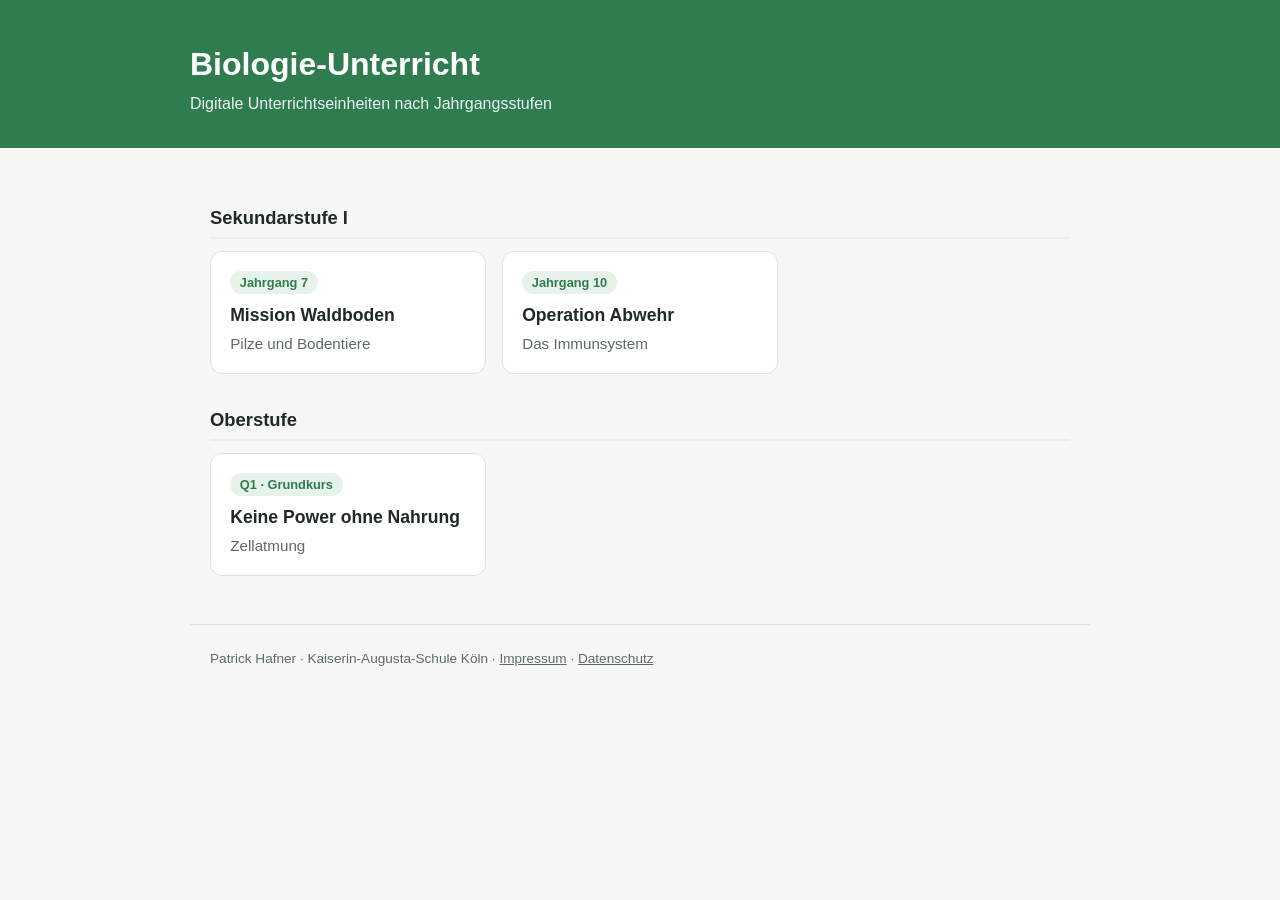
<file: index.html>
<!DOCTYPE html>
<html lang="de">
<head>
  <meta charset="utf-8">
  <meta name="viewport" content="width=device-width, initial-scale=1">
  <title>Biologie-Unterricht | Digitale Unterrichtseinheiten</title>
  <link rel="stylesheet" href="style.css">
</head>
<body>
  <header>
    <div class="inhalt">
      <h1>Biologie-Unterricht</h1>
      <p>Digitale Unterrichtseinheiten nach Jahrgangsstufen</p>
    </div>
  </header>

  <main>
    <h2>Sekundarstufe I</h2>
    <div class="raster">
      <a class="karte" href="https://patrickha123.github.io/waldboden_bio_7/">
        <span class="stufe">Jahrgang 7</span>
        <h3>Mission Waldboden</h3>
        <p>Pilze und Bodentiere</p>
      </a>
      <a class="karte" href="einheiten/immunsystem/index.html">
        <span class="stufe">Jahrgang 10</span>
        <h3>Operation Abwehr</h3>
        <p>Das Immunsystem</p>
      </a>
    </div>

    <h2>Oberstufe</h2>
    <div class="raster">
      <a class="karte" href="https://patrickha123.github.io/zellatmung/zellatmung.html">
        <span class="stufe">Q1 · Grundkurs</span>
        <h3>Keine Power ohne Nahrung</h3>
        <p>Zellatmung</p>
      </a>
    </div>
  </main>

  <footer>
    Patrick Hafner · Kaiserin-Augusta-Schule Köln · <a href="impressum.html">Impressum</a> · <a href="datenschutz.html">Datenschutz</a>
  </footer>
</body>
</html>
</file>
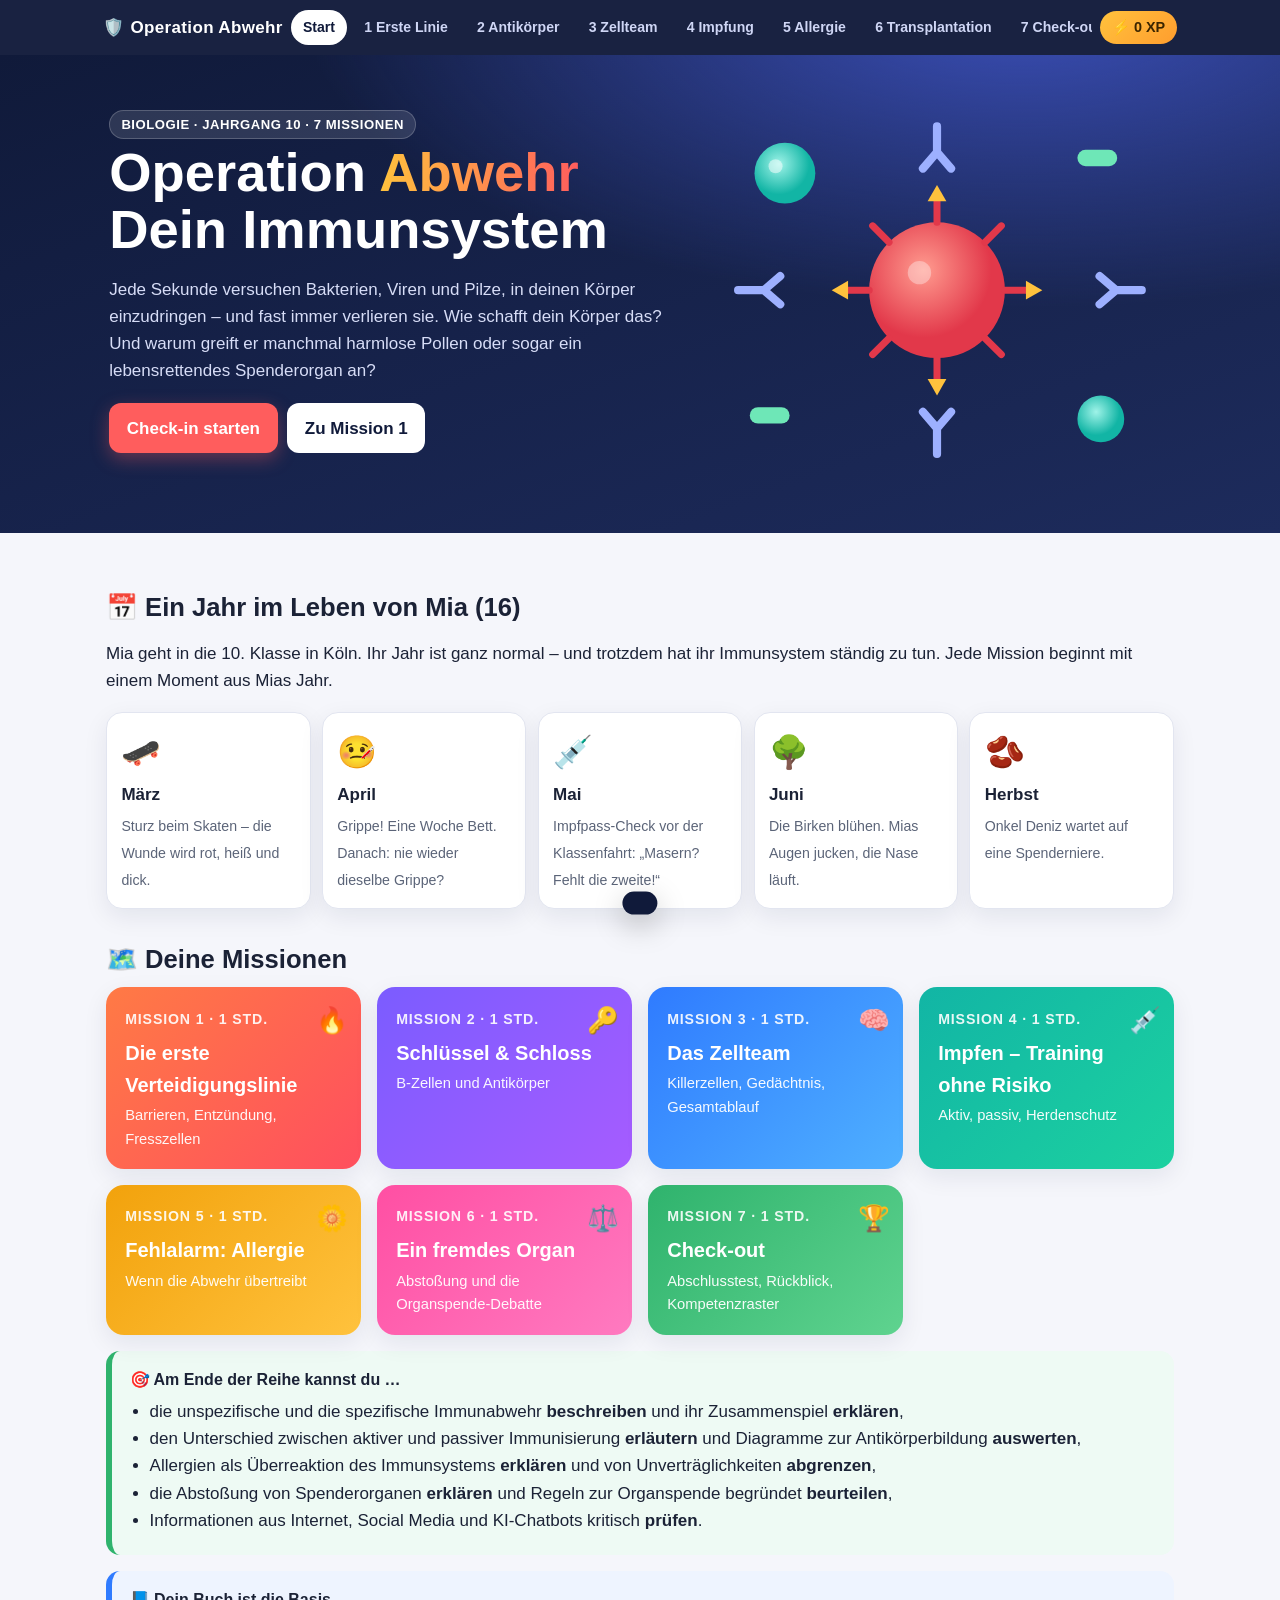
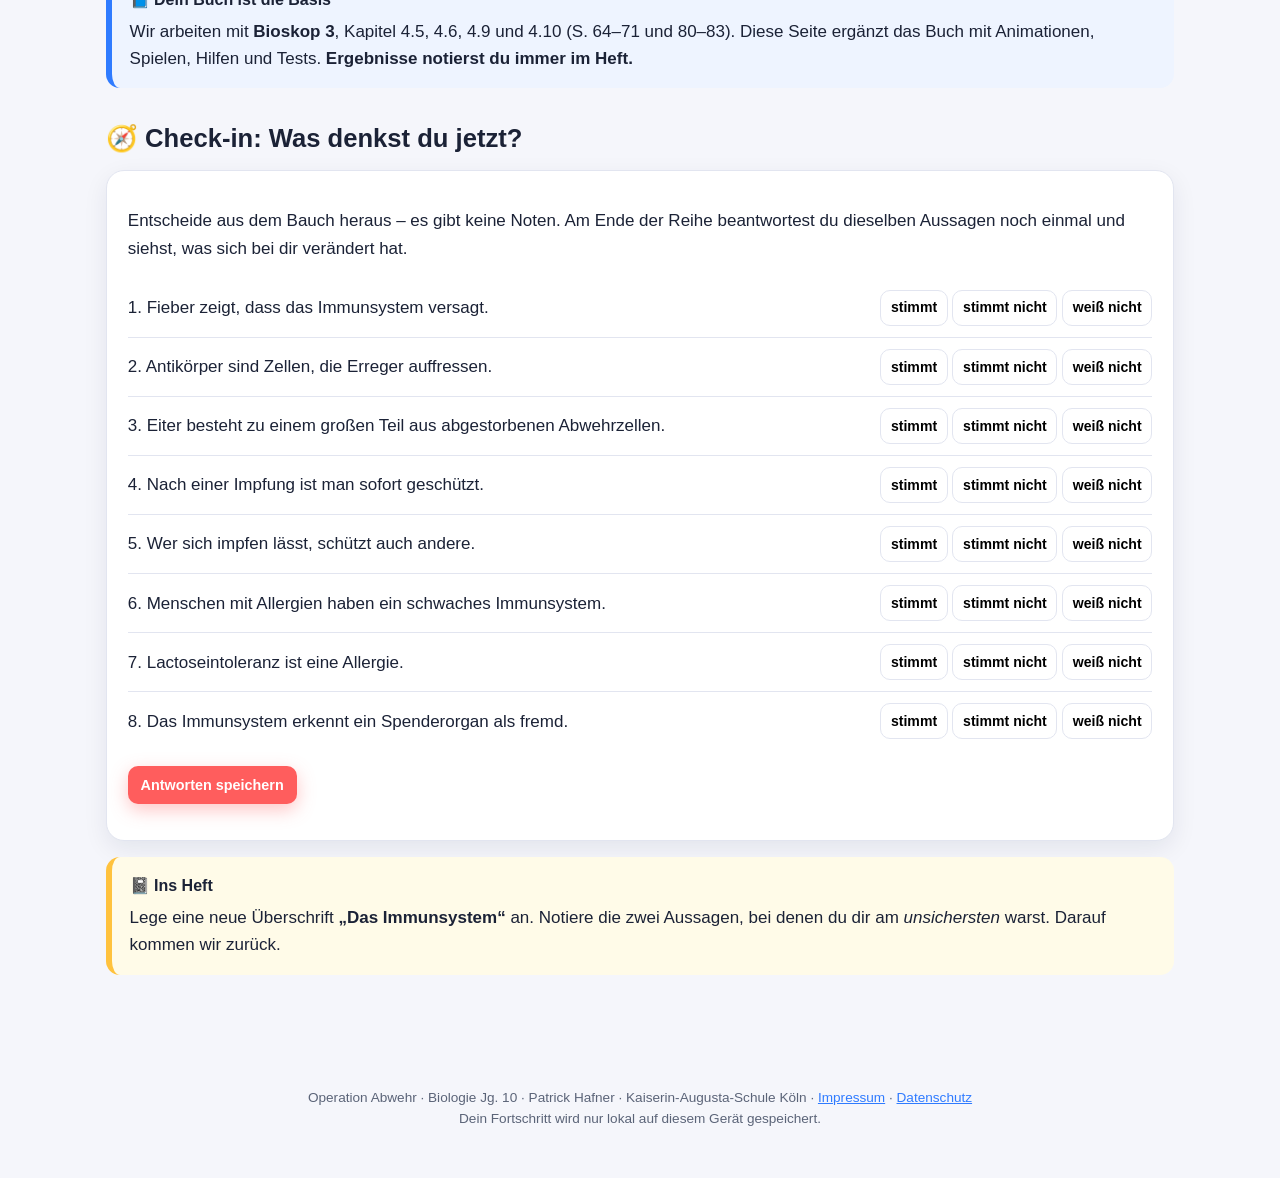
<file: einheiten/immunsystem/index.html>
<!DOCTYPE html>
<html lang="de">
<head>
<meta charset="utf-8">
<meta name="viewport" content="width=device-width, initial-scale=1">
<title>Operation Abwehr · Das Immunsystem · Biologie Jg. 10</title>
<meta name="description" content="Digitale Unterrichtsreihe zum Immunsystem für Jahrgang 10 (KAS Köln)">
<style>
:root{
  --navy:#101a3a; --navy2:#1d2b5c; --ink:#1b2236; --grau:#5b6478; --bg:#f5f6fb; --karte:#fff; --rand:#e2e5f0;
  --koralle:#ff5d5d; --tuerkis:#12b5a5; --gelb:#ffc23d; --violett:#7b5cff; --blau:#2f7bff; --gruen:#2fb36d; --pink:#ff4fa3;
  --m1:#ff7a45; --m2:#7b5cff; --m3:#2f7bff; --m4:#12b5a5; --m5:#f2a20c; --m6:#ff4fa3; --m7:#2fb36d;
  --radius:18px; --schatten:0 8px 24px rgba(16,26,58,.08);
}
*{box-sizing:border-box}
html{scroll-behavior:smooth}
body{margin:0;font-family:-apple-system,BlinkMacSystemFont,"Segoe UI",Roboto,Helvetica,Arial,sans-serif;color:var(--ink);background:var(--bg);line-height:1.6;font-size:17px}
a{color:var(--blau)}
img,svg{max-width:100%}
button{font:inherit;cursor:pointer}
:focus-visible{outline:3px solid var(--gelb);outline-offset:2px}
.sr{position:absolute;width:1px;height:1px;overflow:hidden;clip:rect(0 0 0 0)}

/* Kopfleiste */
.leiste{position:sticky;top:0;z-index:50;background:rgba(16,26,58,.96);backdrop-filter:blur(8px);color:#fff}
.leiste .innen{max-width:1100px;margin:0 auto;display:flex;align-items:center;gap:.5rem;padding:.45rem .8rem}
.logo{font-weight:800;letter-spacing:.02em;white-space:nowrap;color:#fff;text-decoration:none;display:flex;align-items:center;gap:.4rem}
.tabs{display:flex;gap:.3rem;overflow-x:auto;flex:1;scrollbar-width:none;padding:.15rem 0}
.tabs::-webkit-scrollbar{display:none}
.tabs a{flex:none;color:#cfd6f5;text-decoration:none;padding:.35rem .7rem;border-radius:999px;font-size:.88rem;font-weight:600;border:1px solid transparent}
.tabs a.aktiv{background:#fff;color:var(--navy)}
.tabs a.fertig::after{content:" ✓";color:var(--gruen)}
.xp{flex:none;background:linear-gradient(135deg,var(--gelb),#ff9d2e);color:#3a2500;font-weight:800;border-radius:999px;padding:.3rem .75rem;font-size:.9rem;border:0}

/* Hero */
.hero{background:radial-gradient(1200px 500px at 80% -10%,#3b4fb8 0%,transparent 60%),linear-gradient(160deg,var(--navy) 0%,var(--navy2) 100%);color:#fff;overflow:hidden;position:relative}
.hero .innen{max-width:1100px;margin:0 auto;padding:3rem 1.2rem 3.5rem;display:grid;grid-template-columns:1.2fr 1fr;gap:2rem;align-items:center}
.hero h1{font-size:clamp(2.1rem,5vw,3.4rem);line-height:1.05;margin:.3rem 0 .8rem}
.hero h1 span{background:linear-gradient(90deg,var(--gelb),var(--koralle));-webkit-background-clip:text;background-clip:text;color:transparent}
.hero p{color:#d7ddf7;max-width:36rem}
.chip{display:inline-block;background:rgba(255,255,255,.12);border:1px solid rgba(255,255,255,.2);padding:.2rem .7rem;border-radius:999px;font-size:.82rem;font-weight:700;letter-spacing:.04em}
.btn{display:inline-flex;align-items:center;gap:.4rem;border:0;border-radius:12px;padding:.7rem 1.1rem;font-weight:700;text-decoration:none;background:var(--koralle);color:#fff;box-shadow:0 6px 18px rgba(255,93,93,.35);transition:transform .12s}
.btn:hover{transform:translateY(-2px)}
.btn.hell{background:#fff;color:var(--navy);box-shadow:none}
.btn.leise{background:var(--bg);color:var(--ink);box-shadow:none;border:1px solid var(--rand)}
.btn.klein{padding:.45rem .8rem;font-size:.9rem;border-radius:10px}
.hero-svg{width:100%;height:auto}

/* Layout */
main{max-width:1100px;margin:0 auto;padding:1.5rem 1rem 4rem}
.ansicht{display:none;animation:rein .35s ease}
.ansicht.zeigen{display:block}
@keyframes rein{from{opacity:0;transform:translateY(8px)}to{opacity:1;transform:none}}
h2{font-size:1.6rem;margin:2.2rem 0 .8rem;line-height:1.2}
h3{font-size:1.2rem;margin:1.4rem 0 .5rem}
.karte{background:var(--karte);border:1px solid var(--rand);border-radius:var(--radius);padding:1.2rem 1.3rem;box-shadow:var(--schatten);margin:1rem 0}
.raster{display:grid;grid-template-columns:repeat(auto-fill,minmax(250px,1fr));gap:1rem}
.zwei{display:grid;grid-template-columns:1fr 1fr;gap:1rem}
@media (max-width:640px){.logo span{display:none}}
@media (max-width:820px){.hero .innen,.zwei{grid-template-columns:1fr}.hero-svg{max-height:240px}}

/* Missionskopf */
.mkopf{border-radius:var(--radius);padding:1.6rem 1.4rem;color:#fff;position:relative;overflow:hidden;margin-top:1rem}
.mkopf h2{margin:.4rem 0 .4rem;font-size:clamp(1.6rem,4vw,2.3rem)}
.mkopf p{margin:.2rem 0;max-width:46rem;opacity:.95}
.mkopf .deko{position:absolute;right:-30px;top:-30px;width:200px;height:200px;opacity:.18}
.meta{display:flex;flex-wrap:wrap;gap:.4rem;margin-top:.7rem}
.meta span{background:rgba(255,255,255,.18);border-radius:999px;padding:.15rem .65rem;font-size:.82rem;font-weight:700}

/* Kästen */
.kasten{border-radius:14px;padding:1rem 1.1rem;margin:1rem 0;border-left:6px solid}
.kasten.fall{background:#fff4ec;border-color:var(--m1)}
.kasten.heft{background:#fffbe8;border-color:var(--gelb)}
.kasten.buch{background:#eef4ff;border-color:var(--blau)}
.kasten.ziel{background:#eefaf4;border-color:var(--gruen)}
.kasten.ki{background:#f3efff;border-color:var(--violett)}
.kasten.warn{background:#fff0f0;border-color:var(--koralle)}
.kasten h4{margin:0 0 .35rem;font-size:1rem}
.kasten ul,.kasten ol{margin:.3rem 0;padding-left:1.25rem}
.aufgabe{background:#fff;border:1px solid var(--rand);border-radius:14px;padding:1rem 1.1rem;margin:1rem 0;position:relative}
.aufgabe .nr{display:inline-block;background:var(--navy);color:#fff;font-weight:800;border-radius:8px;padding:.05rem .5rem;margin-right:.4rem;font-size:.9rem}
.op{font-weight:800;text-transform:uppercase;letter-spacing:.03em;font-size:.85em;color:var(--violett)}
.stern{font-size:.8rem;color:var(--grau);font-weight:700;margin-left:.3rem}
details{background:var(--bg);border-radius:10px;margin:.45rem 0;border:1px solid var(--rand)}
details summary{cursor:pointer;padding:.5rem .8rem;font-weight:700;list-style:none}
details summary::-webkit-details-marker{display:none}
details summary::before{content:"▸ ";color:var(--grau)}
details[open] summary::before{content:"▾ "}
details>div{padding:.1rem .9rem .8rem}
details.loesung summary{color:var(--gruen)}
.satz{display:flex;flex-wrap:wrap;gap:.35rem;margin:.4rem 0}
.satz span{background:#fff;border:1px dashed #b9c0d6;border-radius:8px;padding:.15rem .5rem;font-size:.92rem}
.fb{font-weight:700;color:var(--violett)}

/* Mias Jahr */
.zeitleiste{display:grid;grid-template-columns:repeat(5,1fr);gap:.7rem}
@media (max-width:820px){.zeitleiste{grid-template-columns:1fr 1fr}}
.zeit{background:#fff;border:1px solid var(--rand);border-radius:16px;padding:.9rem;text-align:left;box-shadow:var(--schatten);text-decoration:none;color:inherit;transition:transform .15s}
.zeit:hover{transform:translateY(-3px)}
.zeit .em{font-size:2rem}
.zeit b{display:block;margin:.2rem 0}
.zeit small{color:var(--grau)}

/* Missionskarten */
.mkarte{display:block;border-radius:18px;padding:1.1rem 1.2rem;color:#fff;text-decoration:none;position:relative;overflow:hidden;min-height:150px;box-shadow:var(--schatten);transition:transform .15s}
.mkarte:hover{transform:translateY(-3px)}
.mkarte small{font-weight:800;letter-spacing:.06em;opacity:.9}
.mkarte h3{margin:.3rem 0 .2rem;font-size:1.25rem}
.mkarte p{margin:0;font-size:.92rem;opacity:.95}
.mkarte .abz{position:absolute;right:.8rem;top:.8rem;font-size:1.6rem}
.mkarte.fertig::after{content:"✓ geschafft";position:absolute;right:.8rem;bottom:.7rem;background:#fff;color:var(--gruen);font-weight:800;font-size:.75rem;padding:.1rem .5rem;border-radius:999px}

/* Check-in */
.aussage{display:grid;grid-template-columns:1fr auto;gap:.6rem;align-items:center;padding:.7rem 0;border-bottom:1px solid var(--rand)}
.aussage:last-child{border:0}
.wahl{display:flex;gap:.3rem;flex-wrap:wrap}
.wahl button{border:1.5px solid var(--rand);background:#fff;border-radius:10px;padding:.35rem .6rem;font-size:.88rem;font-weight:700}
.wahl button.an{background:var(--navy);color:#fff;border-color:var(--navy)}
@media (max-width:640px){.aussage{grid-template-columns:1fr}}
.vergleich td,.vergleich th{padding:.4rem .5rem;border-bottom:1px solid var(--rand);text-align:left;font-size:.92rem}
.vergleich{border-collapse:collapse;width:100%}
.ok{color:var(--gruen);font-weight:800}.nok{color:var(--koralle);font-weight:800}

/* Stepper-Animationen */
.stepper{background:#0f1733;border-radius:18px;padding:1rem;color:#fff;margin:1rem 0}
.stepper svg{display:block;width:100%;height:auto;background:#fdfcf8;border-radius:12px}
.stepper .steuer{display:flex;align-items:center;gap:.5rem;margin-top:.8rem;flex-wrap:wrap}
.stepper .steuer button{background:#26346b;color:#fff;border:0;border-radius:10px;padding:.45rem .9rem;font-weight:700}
.stepper .steuer button:disabled{opacity:.35}
.stepper .punkte{display:flex;gap:.3rem;margin-left:auto}
.stepper .punkte i{width:10px;height:10px;border-radius:50%;background:#3a4782;display:block}
.stepper .punkte i.an{background:var(--gelb)}
.stepper .text{min-height:3.3em;margin-top:.6rem;font-size:1rem;color:#e3e8ff}
.stepper .text b{color:var(--gelb)}
.s{opacity:0;transition:opacity .6s ease,transform .8s ease}
.s.an{opacity:1}
.weg{transition:opacity .6s}
.weg.aus{opacity:0}
@keyframes wackel{0%,100%{transform:translate(0,0)}25%{transform:translate(1.5px,-1px)}75%{transform:translate(-1.5px,1px)}}
.wackel{animation:wackel 1.2s ease-in-out infinite;transform-box:fill-box}
@keyframes puls{0%,100%{opacity:.25}50%{opacity:.9}}
.puls{animation:puls 1.4s ease-in-out infinite}
@keyframes fliess{to{stroke-dashoffset:-40}}
.fliess{stroke-dasharray:8 12;animation:fliess 1.2s linear infinite}
@keyframes schweb{0%,100%{transform:translateY(0)}50%{transform:translateY(-4px)}}
.schweb{animation:schweb 2.4s ease-in-out infinite;transform-box:fill-box}
@media (prefers-reduced-motion:reduce){.wackel,.puls,.fliess,.schweb{animation:none}.s{transition:none}}

/* Spiele */
.spiel{background:linear-gradient(135deg,#1d2b5c,#3a2d7a);color:#fff;border-radius:18px;padding:1.2rem;margin:1rem 0}
.spiel h3{margin-top:0}
.spiel .opts{display:flex;gap:.6rem;flex-wrap:wrap;margin:.8rem 0}
.spiel .opts button{background:#fff;border:3px solid transparent;border-radius:14px;padding:.4rem;width:110px}
.spiel .opts button.richtig{border-color:var(--gruen);background:#e8fff1}
.spiel .opts button.falsch{border-color:var(--koralle);animation:schuettel .35s}
@keyframes schuettel{25%{transform:translateX(-5px)}75%{transform:translateX(5px)}}
.spiel .stand{font-weight:800;color:var(--gelb)}
.ordnen{list-style:none;padding:0;margin:.6rem 0;display:grid;gap:.45rem}
.ordnen button{width:100%;text-align:left;background:#fff;color:var(--ink);border:2px solid transparent;border-radius:12px;padding:.6rem .8rem;font-weight:600}
.ordnen button .pos{display:inline-grid;place-items:center;width:1.7rem;height:1.7rem;border-radius:50%;background:var(--bg);margin-right:.5rem;font-weight:800}
.ordnen button.gesetzt{background:#e8fff1;border-color:var(--gruen)}
.ordnen button.gesetzt .pos{background:var(--gruen);color:#fff}
.ordnen button.falsch{border-color:var(--koralle);animation:schuettel .35s}
.sort{display:grid;gap:.5rem;margin:.6rem 0}
.sort .item{background:#fff;color:var(--ink);border-radius:12px;padding:.6rem .8rem;display:flex;gap:.5rem;align-items:center;flex-wrap:wrap}
.sort .item span{flex:1;min-width:180px;font-weight:600}
.sort .item button{border:1.5px solid var(--rand);background:var(--bg);border-radius:9px;padding:.3rem .6rem;font-weight:700;font-size:.85rem}
.sort .item.richtig{outline:3px solid var(--gruen)}
.sort .item.falsch{outline:3px solid var(--koralle);animation:schuettel .35s}
.sort .item .erkl{flex-basis:100%;font-size:.88rem;color:var(--grau);display:none}
.sort .item.richtig .erkl,.sort .item.falsch .erkl{display:block}

/* Flipkarten */
.flip{perspective:900px;height:210px;cursor:pointer}
.flip .innen{position:relative;width:100%;height:100%;transition:transform .6s;transform-style:preserve-3d}
.flip.um .innen{transform:rotateY(180deg)}
.flip .vorne,.flip .hinten{position:absolute;inset:0;border-radius:16px;padding:1rem;backface-visibility:hidden;-webkit-backface-visibility:hidden;display:flex;flex-direction:column}
.flip .vorne{background:#fff;border:1px solid var(--rand);align-items:center;justify-content:center;text-align:center;box-shadow:var(--schatten)}
.flip .vorne b{margin-top:.4rem}
.flip .vorne small{color:var(--grau)}
.flip .hinten{background:var(--navy);color:#fff;transform:rotateY(180deg);font-size:.9rem;overflow:auto}

/* Simulation */
.sim{display:grid;grid-template-columns:auto 1fr;gap:1.2rem;align-items:start}
@media (max-width:820px){.sim{grid-template-columns:1fr}}
#simCanvas{width:100%;max-width:400px;aspect-ratio:1;border-radius:12px;background:#0b1230;display:block}
.regler{width:100%;accent-color:var(--tuerkis)}
.legende{display:flex;flex-wrap:wrap;gap:.6rem;font-size:.85rem;margin:.5rem 0}
.legende i{display:inline-block;width:12px;height:12px;border-radius:3px;margin-right:.25rem;vertical-align:-1px}
.zahlen{display:grid;grid-template-columns:repeat(3,1fr);gap:.5rem;margin:.6rem 0}
.zahlen div{background:rgba(255,255,255,.08);border-radius:12px;padding:.5rem;text-align:center}
.zahlen b{display:block;font-size:1.4rem;color:var(--gelb)}

/* Graph */
.graph-btns{display:flex;gap:.4rem;flex-wrap:wrap;margin:.6rem 0}
.graph-btns button{border:0;border-radius:10px;padding:.45rem .8rem;font-weight:700;background:#26346b;color:#fff}
.graph-btns button.an{background:var(--gelb);color:#3a2500}
.kurve{fill:none;stroke-width:4;stroke-linecap:round;stroke-dasharray:1200;stroke-dashoffset:1200;transition:stroke-dashoffset 1.6s ease}
.kurve.an{stroke-dashoffset:0}

/* Quiz */
.quiz .frage{margin:1rem 0 1.4rem}
.quiz .frage p{font-weight:700;margin:.2rem 0 .5rem}
.quiz .antw{display:grid;gap:.4rem}
.quiz .antw button{text-align:left;border:1.5px solid var(--rand);background:#fff;border-radius:12px;padding:.55rem .8rem}
.quiz .antw button.richtig{background:#e8fff1;border-color:var(--gruen)}
.quiz .antw button.falsch{background:#fff0f0;border-color:var(--koralle)}
.quiz .erkl{font-size:.92rem;color:var(--grau);margin-top:.4rem;display:none}
.quiz .frage.beantwortet .erkl{display:block}
.balken{height:14px;background:var(--rand);border-radius:999px;overflow:hidden}
.balken i{display:block;height:100%;background:linear-gradient(90deg,var(--tuerkis),var(--gruen));width:0;transition:width .6s}

/* Raster/Positionslinie */
.kraster td,.kraster th{padding:.55rem .5rem;border-bottom:1px solid var(--rand);vertical-align:middle;text-align:left}
.kraster{border-collapse:collapse;width:100%}
.kraster .wahl button{font-size:1.15rem;padding:.2rem .5rem}
.linie{display:flex;justify-content:space-between;font-size:.82rem;color:var(--grau);font-weight:700}

/* Glossar */
.glossar{display:grid;grid-template-columns:repeat(auto-fill,minmax(260px,1fr));gap:.6rem}
.glossar div{background:#fff;border:1px solid var(--rand);border-radius:12px;padding:.6rem .8rem;font-size:.93rem}
.glossar b{color:var(--navy2)}
#glossarSuche{width:100%;padding:.7rem 1rem;border-radius:12px;border:1.5px solid var(--rand);font:inherit}

/* Abschluss */
.abschluss{display:flex;justify-content:space-between;align-items:center;gap:1rem;flex-wrap:wrap;background:var(--navy);color:#fff;border-radius:18px;padding:1.1rem 1.3rem;margin-top:2rem}
.abzeichen{display:flex;gap:.6rem;flex-wrap:wrap}
.abzeichen div{width:86px;text-align:center;font-size:.75rem;font-weight:700;color:var(--grau)}
.abzeichen div span{display:grid;place-items:center;width:64px;height:64px;margin:0 auto .3rem;border-radius:50%;background:var(--rand);font-size:1.8rem;filter:grayscale(1);opacity:.5}
.abzeichen div.hat span{filter:none;opacity:1;background:linear-gradient(135deg,var(--gelb),#ff9d2e);box-shadow:0 4px 14px rgba(255,157,46,.4)}
.abzeichen div.hat{color:var(--ink)}
.toast{position:fixed;left:50%;bottom:1.2rem;transform:translateX(-50%) translateY(150%);background:var(--navy);color:#fff;padding:.7rem 1.1rem;border-radius:14px;font-weight:700;box-shadow:0 10px 30px rgba(0,0,0,.25);transition:transform .35s;z-index:99}
.toast.zeigen{transform:translateX(-50%) translateY(0)}
footer{text-align:center;color:var(--grau);font-size:.85rem;padding:2rem 1rem 3rem}
table.daten{border-collapse:collapse;width:100%;font-size:.95rem}
table.daten td,table.daten th{border-bottom:1px solid var(--rand);padding:.45rem .5rem;text-align:left}
.quelle{font-size:.82rem;color:var(--grau)}
@media print{.leiste,.btn,.stepper .steuer,.toast{display:none}.ansicht{display:block!important}}
</style>
</head>
<body>

<header class="leiste">
  <div class="innen">
    <a class="logo" href="#start" aria-label="Zur Startseite">🛡️ <span>Operation Abwehr</span></a>
    <nav class="tabs" id="tabs" aria-label="Missionen">
      <a href="#start" data-v="start">Start</a>
      <a href="#m1" data-v="m1">1 Erste Linie</a>
      <a href="#m2" data-v="m2">2 Antikörper</a>
      <a href="#m3" data-v="m3">3 Zellteam</a>
      <a href="#m4" data-v="m4">4 Impfung</a>
      <a href="#m5" data-v="m5">5 Allergie</a>
      <a href="#m6" data-v="m6">6 Transplantation</a>
      <a href="#m7" data-v="m7">7 Check-out</a>
      <a href="#glossar" data-v="glossar">Glossar</a>
    </nav>
    <button class="xp" id="xpAnzeige" title="Deine Abwehrpunkte" onclick="location.hash='#m7'">⚡ <span id="xpWert">0</span> XP</button>
  </div>
</header>

<!-- ================= START ================= -->
<section class="ansicht" id="v-start">
  <div class="hero">
    <div class="innen">
      <div>
        <span class="chip">BIOLOGIE · JAHRGANG 10 · 7 MISSIONEN</span>
        <h1>Operation <span>Abwehr</span><br>Dein Immunsystem</h1>
        <p>Jede Sekunde versuchen Bakterien, Viren und Pilze, in deinen Körper einzudringen – und fast immer verlieren sie. Wie schafft dein Körper das? Und warum greift er manchmal harmlose Pollen oder sogar ein lebensrettendes Spenderorgan an?</p>
        <p style="margin-top:1.2rem;display:flex;gap:.6rem;flex-wrap:wrap">
          <a class="btn" href="#checkin">Check-in starten</a>
          <a class="btn hell" href="#m1">Zu Mission 1</a>
        </p>
      </div>
      <svg class="hero-svg" viewBox="0 0 400 320" role="img" aria-label="Illustration: Antikörper umzingeln ein Virus">
        <defs>
          <radialGradient id="gv" cx="40%" cy="35%"><stop offset="0" stop-color="#ff9b8f"/><stop offset="1" stop-color="#e2384a"/></radialGradient>
          <radialGradient id="gz" cx="40%" cy="35%"><stop offset="0" stop-color="#9ff3e8"/><stop offset="1" stop-color="#12b5a5"/></radialGradient>
        </defs>
        <g class="schweb">
          <circle cx="200" cy="160" r="58" fill="url(#gv)"/>
          <g stroke="#e2384a" stroke-width="6" stroke-linecap="round">
            <line x1="200" y1="102" x2="200" y2="82"/><line x1="200" y1="218" x2="200" y2="238"/><line x1="142" y1="160" x2="122" y2="160"/><line x1="258" y1="160" x2="278" y2="160"/>
            <line x1="159" y1="119" x2="145" y2="105"/><line x1="241" y1="201" x2="255" y2="215"/><line x1="241" y1="119" x2="255" y2="105"/><line x1="159" y1="201" x2="145" y2="215"/>
          </g>
          <g fill="#ffc23d"><polygon points="200,70 192,84 208,84"/><polygon points="200,250 192,236 208,236"/><polygon points="110,160 124,152 124,168"/><polygon points="290,160 276,152 276,168"/></g>
          <circle cx="185" cy="145" r="10" fill="#fff" opacity=".35"/>
        </g>
        <g stroke="#9db0ff" stroke-width="7" stroke-linecap="round" fill="none">
          <path d="M200 20 v22 M200 42 l-12 14 M200 42 l12 14" class="schweb"/>
          <path d="M375 160 h-22 M353 160 l-14 -12 M353 160 l-14 12" class="schweb"/>
          <path d="M30 160 h22 M52 160 l14 -12 M52 160 l14 12" class="schweb"/>
          <path d="M200 300 v-22 M200 278 l-12 -14 M200 278 l12 -14" class="schweb"/>
        </g>
        <circle cx="70" cy="60" r="26" fill="url(#gz)" class="schweb"/><circle cx="62" cy="54" r="6" fill="#fff" opacity=".5"/>
        <circle cx="340" cy="270" r="20" fill="url(#gz)" class="schweb"/>
        <g fill="#6ee7b7" class="wackel"><rect x="320" y="40" width="34" height="14" rx="7"/><rect x="40" y="260" width="34" height="14" rx="7"/></g>
      </svg>
    </div>
  </div>

  <main>
    <h2>📅 Ein Jahr im Leben von Mia (16)</h2>
    <p>Mia geht in die 10. Klasse in Köln. Ihr Jahr ist ganz normal – und trotzdem hat ihr Immunsystem ständig zu tun. Jede Mission beginnt mit einem Moment aus Mias Jahr.</p>
    <div class="zeitleiste">
      <a class="zeit" href="#m1"><span class="em">🛹</span><b>März</b><small>Sturz beim Skaten – die Wunde wird rot, heiß und dick.</small></a>
      <a class="zeit" href="#m2"><span class="em">🤒</span><b>April</b><small>Grippe! Eine Woche Bett. Danach: nie wieder dieselbe Grippe?</small></a>
      <a class="zeit" href="#m4"><span class="em">💉</span><b>Mai</b><small>Impfpass-Check vor der Klassenfahrt: „Masern? Fehlt die zweite!“</small></a>
      <a class="zeit" href="#m5"><span class="em">🌳</span><b>Juni</b><small>Die Birken blühen. Mias Augen jucken, die Nase läuft.</small></a>
      <a class="zeit" href="#m6"><span class="em">🫘</span><b>Herbst</b><small>Onkel Deniz wartet auf eine Spenderniere.</small></a>
    </div>

    <h2>🗺️ Deine Missionen</h2>
    <div class="raster" id="missionsKarten">
      <a class="mkarte" href="#m1" data-m="m1" style="background:linear-gradient(135deg,#ff7a45,#ff4f5e)"><small>MISSION 1 · 1 STD.</small><h3>Die erste Verteidigungslinie</h3><p>Barrieren, Entzündung, Fresszellen</p><span class="abz">🔥</span></a>
      <a class="mkarte" href="#m2" data-m="m2" style="background:linear-gradient(135deg,#7b5cff,#a65cff)"><small>MISSION 2 · 1 STD.</small><h3>Schlüssel &amp; Schloss</h3><p>B-Zellen und Antikörper</p><span class="abz">🔑</span></a>
      <a class="mkarte" href="#m3" data-m="m3" style="background:linear-gradient(135deg,#2f7bff,#4fb0ff)"><small>MISSION 3 · 1 STD.</small><h3>Das Zellteam</h3><p>Killerzellen, Gedächtnis, Gesamtablauf</p><span class="abz">🧠</span></a>
      <a class="mkarte" href="#m4" data-m="m4" style="background:linear-gradient(135deg,#12b5a5,#1cd1a0)"><small>MISSION 4 · 1 STD.</small><h3>Impfen – Training ohne Risiko</h3><p>Aktiv, passiv, Herdenschutz</p><span class="abz">💉</span></a>
      <a class="mkarte" href="#m5" data-m="m5" style="background:linear-gradient(135deg,#f2a20c,#ffc23d)"><small>MISSION 5 · 1 STD.</small><h3>Fehlalarm: Allergie</h3><p>Wenn die Abwehr übertreibt</p><span class="abz">🌼</span></a>
      <a class="mkarte" href="#m6" data-m="m6" style="background:linear-gradient(135deg,#ff4fa3,#ff7ac0)"><small>MISSION 6 · 1 STD.</small><h3>Ein fremdes Organ</h3><p>Abstoßung und die Organspende-Debatte</p><span class="abz">⚖️</span></a>
      <a class="mkarte" href="#m7" data-m="m7" style="background:linear-gradient(135deg,#2fb36d,#5fd38f)"><small>MISSION 7 · 1 STD.</small><h3>Check-out</h3><p>Abschlusstest, Rückblick, Kompetenzraster</p><span class="abz">🏆</span></a>
    </div>

    <div class="kasten ziel">
      <h4>🎯 Am Ende der Reihe kannst du …</h4>
      <ul>
        <li>die unspezifische und die spezifische Immunabwehr <b>beschreiben</b> und ihr Zusammenspiel <b>erklären</b>,</li>
        <li>den Unterschied zwischen aktiver und passiver Immunisierung <b>erläutern</b> und Diagramme zur Antikörperbildung <b>auswerten</b>,</li>
        <li>Allergien als Überreaktion des Immunsystems <b>erklären</b> und von Unverträglichkeiten <b>abgrenzen</b>,</li>
        <li>die Abstoßung von Spenderorganen <b>erklären</b> und Regeln zur Organspende begründet <b>beurteilen</b>,</li>
        <li>Informationen aus Internet, Social Media und KI-Chatbots kritisch <b>prüfen</b>.</li>
      </ul>
    </div>

    <div class="kasten buch"><h4>📘 Dein Buch ist die Basis</h4>Wir arbeiten mit <b>Bioskop 3</b>, Kapitel 4.5, 4.6, 4.9 und 4.10 (S. 64–71 und 80–83). Diese Seite ergänzt das Buch mit Animationen, Spielen, Hilfen und Tests. <b>Ergebnisse notierst du immer im Heft.</b></div>

    <!-- Check-in -->
    <h2 id="checkin">🧭 Check-in: Was denkst du jetzt?</h2>
    <div class="karte">
      <p>Entscheide aus dem Bauch heraus – es gibt keine Noten. Am Ende der Reihe beantwortest du dieselben Aussagen noch einmal und siehst, was sich bei dir verändert hat.</p>
      <div id="checkinListe"></div>
      <p style="margin-top:1rem"><button class="btn klein" onclick="checkinSpeichern()">Antworten speichern</button> <span id="checkinInfo" class="quelle"></span></p>
    </div>
    <div class="kasten heft"><h4>📓 Ins Heft</h4>Lege eine neue Überschrift <b>„Das Immunsystem“</b> an. Notiere die zwei Aussagen, bei denen du dir am <i>unsichersten</i> warst. Darauf kommen wir zurück.</div>
  </main>
</section>

<!-- ================= MISSION 1 ================= -->
<section class="ansicht" id="v-m1"><main>
  <div class="mkopf" style="background:linear-gradient(135deg,#ff7a45,#ff4f5e)">
    <svg class="deko" viewBox="0 0 100 100"><circle cx="50" cy="50" r="48" fill="#fff"/></svg>
    <span class="chip">MISSION 1 · ca. 45 Min.</span>
    <h2>Die erste Verteidigungslinie</h2>
    <p>Warum wird eine Wunde rot, heiß, dick und tut weh – und warum ist das eigentlich gut?</p>
    <div class="meta"><span>📘 Bioskop S. 64–65</span><span>🔬 Modellversuch</span><span>🎬 Animation</span></div>
  </div>

  <div class="kasten fall"><h4>🛹 März: Mias Sturz</h4>Mia rutscht beim Skaten aus und schürft sich das Knie auf. Ein kleiner Holzsplitter steckt in der Haut. Zwei Tage später ist die Stelle <b>gerötet, warm, geschwollen</b> und <b>schmerzt</b>. Ein bisschen gelblicher Eiter ist auch zu sehen. Mias Vater meint: „Da kämpft dein Körper!“</div>

  <div class="aufgabe"><span class="nr">1</span><span class="op">Stelle</span> eine Vermutung <span class="op">auf</span>: Was passiert unter der Haut, damit diese vier Anzeichen entstehen? Notiere sie in einem Satz im Heft.</div>

  <h3>Barrieren: Die Mauer um die Festung</h3>
  <p>Die meisten Erreger kommen gar nicht erst hinein. Haut, Schleimhäute mit Flimmerhärchen, Magensäure, Tränenflüssigkeit und Speichel bilden die <b>äußeren Barrieren</b>. Lies dazu im Buch „Die Haut als Schutzbarriere“ und das Basiskonzept zur Nasenschleimhaut (S. 64–65).</p>
  <div class="sort spiel" id="barrierenSpiel" style="display:block">
    <h3>🧱 Mini-Spiel: Welche Barriere wirkt wie?</h3>
    <p>Ordne jeder Barriere ihren Trick zu.</p>
    <div class="sort" id="barrierenItems"></div>
  </div>

  <h3>🎬 Animation: Die Entzündungsreaktion</h3>
  <p>Ist die Mauer durchbrochen, startet die <b>unspezifische Abwehr</b>. Klicke dich Schritt für Schritt durch.</p>
  <div class="stepper" id="stEntz">
    <svg viewBox="0 0 640 330" role="img" aria-labelledby="entzT">
      <title id="entzT">Entzündungsreaktion in der Haut, schrittweise</title>
      <rect x="0" y="0" width="640" height="60" fill="#dff3ff"/>
      <rect x="0" y="60" width="640" height="38" fill="#f6c9a8"/>
      <rect x="0" y="98" width="640" height="232" fill="#fbe3d0"/>
      <text x="12" y="84" font-size="13" fill="#8a5a3c" font-weight="700">Oberhaut</text>
      <text x="12" y="122" font-size="13" fill="#8a5a3c" font-weight="700">Lederhaut</text>
      <!-- Blutgefäß -->
      <g id="gefaess">
        <rect class="weg" data-aus="4" x="0" y="262" width="640" height="34" rx="17" fill="#e85a5a"/>
        <rect class="s" data-s="4" x="0" y="250" width="640" height="56" rx="28" fill="#d62f3f"/>
        <line x1="10" y1="279" x2="630" y2="279" stroke="#ffd1d1" stroke-width="3" class="fliess"/>
        <text x="520" y="322" font-size="13" fill="#8a2a2a" font-weight="700">Blutgefäß</text>
      </g>
      <!-- Splitter -->
      <g class="s" data-s="1"><polygon points="300,10 330,10 322,170" fill="#9b6a3c" stroke="#6b4423" stroke-width="2"/></g>
      <!-- Bakterien -->
      <g class="s" data-s="2" id="bakt">
        <g fill="#3fb86b" stroke="#237a44" stroke-width="1.5">
          <rect class="wackel weg" data-aus="6" x="270" y="140" width="22" height="10" rx="5"/>
          <rect class="wackel weg" data-aus="6" x="345" y="150" width="22" height="10" rx="5"/>
          <rect class="wackel weg" data-aus="6" x="300" y="180" width="22" height="10" rx="5"/>
          <rect class="wackel weg" data-aus="6" x="250" y="170" width="22" height="10" rx="5"/>
          <rect class="wackel weg" data-aus="6" x="360" y="185" width="22" height="10" rx="5"/>
          <rect class="wackel weg" data-aus="6" x="330" y="125" width="22" height="10" rx="5"/>
        </g>
      </g>
      <!-- Mastzelle + Histamin -->
      <g>
        <circle cx="170" cy="170" r="24" fill="#b48cff" stroke="#7b5cff" stroke-width="2"/>
        <g fill="#5a3ad1"><circle cx="162" cy="164" r="3"/><circle cx="174" cy="160" r="3"/><circle cx="178" cy="174" r="3"/><circle cx="164" cy="178" r="3"/></g>
        <text x="138" y="210" font-size="12" fill="#5a3ad1" font-weight="700">Mastzelle</text>
        <g class="s" data-s="3" fill="#ffb800">
          <circle cx="200" cy="160" r="4" class="puls"/><circle cx="210" cy="180" r="4" class="puls"/><circle cx="196" cy="198" r="4" class="puls"/><circle cx="215" cy="145" r="4" class="puls"/><circle cx="225" cy="205" r="4" class="puls"/><circle cx="190" cy="228" r="4" class="puls"/>
          <text x="196" y="132" font-size="12" fill="#b07800" font-weight="700">Histamin</text>
        </g>
      </g>
      <!-- Flüssigkeit -->
      <g class="s" data-s="4" fill="#7cc7ff" opacity=".8">
        <circle cx="420" cy="230" r="5"/><circle cx="440" cy="215" r="5"/><circle cx="455" cy="235" r="5"/><circle cx="470" cy="210" r="5"/><circle cx="430" cy="200" r="5"/>
        <text x="420" y="190" font-size="12" fill="#1f6fb5" font-weight="700">Flüssigkeit → Schwellung</text>
      </g>
      <!-- Fresszellen -->
      <g class="s" data-s="5">
        <path d="M265 210 q-20 -18 2 -32 q16 -14 34 2 q22 6 12 26 q-6 22 -30 14 q-14 2 -18 -10z" fill="#5ec8ff" stroke="#1f8ad1" stroke-width="2"/>
        <circle cx="285" cy="200" r="8" fill="#1f6fb5"/>
        <path d="M345 215 q-22 -12 -6 -30 q12 -16 32 -4 q20 10 8 28 q-10 18 -28 10z" fill="#5ec8ff" stroke="#1f8ad1" stroke-width="2"/>
        <circle cx="358" cy="203" r="8" fill="#1f6fb5"/>
        <text x="380" y="245" font-size="12" fill="#1f6fb5" font-weight="700">Fresszellen (Makrophagen)</text>
        <path d="M300 250 v-28 M352 250 v-24" stroke="#1f8ad1" stroke-width="2" stroke-dasharray="4 4"/>
      </g>
      <!-- Eiter -->
      <g class="s" data-s="6" fill="#f4d35e" stroke="#c9a227">
        <circle cx="300" cy="90" r="9"/><circle cx="316" cy="86" r="8"/><circle cx="310" cy="100" r="8"/><circle cx="292" cy="102" r="7"/>
        <text x="335" y="92" font-size="12" fill="#8a6d00" stroke="none" font-weight="700">Eiter</text>
      </g>
      <!-- Rötung Overlay -->
      <defs><radialGradient id="roet"><stop offset="0" stop-color="#ff2a2a" stop-opacity=".38"/><stop offset="1" stop-color="#ff2a2a" stop-opacity="0"/></radialGradient></defs><ellipse class="s" data-s="4" cx="315" cy="165" rx="190" ry="120" fill="url(#roet)"/>
    </svg>
    <div class="text" aria-live="polite"></div>
    <div class="steuer"><button data-z>⟲</button><button data-p>◀ zurück</button><button data-n>weiter ▶</button><div class="punkte"></div></div>
  </div>

  <div class="aufgabe"><span class="nr">2</span><span class="op">Erkläre</span> die vier Entzündungszeichen Rötung, Wärme, Schwellung und Schmerz mithilfe der Animation und des Buches (S. 65 „Ablauf einer Entzündungsreaktion“). Lege dazu eine Tabelle im Heft an: <i>Anzeichen | Ursache | Nutzen</i>.
    <details><summary>Hilfe 1: Worauf achten?</summary><div>Achte auf das Blutgefäß und den Botenstoff Histamin. Was passiert mit dem Gefäß und was tritt aus?</div></details>
    <details><summary>Hilfe 2: Satzbausteine</summary><div><div class="satz"><span>Histamin bewirkt, dass …</span><span>Durch die erweiterten Gefäße …</span><span>Dadurch gelangen mehr … zur Wunde.</span><span>Die Schwellung drückt auf …</span></div></div></details>
    <details class="loesung"><summary>Lösung zur Selbstkontrolle</summary><div>
      <b>Rötung &amp; Wärme:</b> Histamin erweitert die Blutgefäße → mehr warmes Blut fließt zur Wunde. Nutzen: mehr Abwehrzellen und Nährstoffe; Wärme beschleunigt Abwehrreaktionen.<br>
      <b>Schwellung:</b> Gefäßwände werden durchlässiger, Flüssigkeit tritt ins Gewebe aus. Nutzen: Fresszellen können leichter ins Gewebe wandern.<br>
      <b>Schmerz:</b> Schwellung drückt auf Nervenenden, Botenstoffe reizen sie. Nutzen: Warnsignal – Wunde schonen!<br>
      <b>Eiter:</b> abgestorbene Fresszellen, Erreger und Gewebereste.</div></details>
  </div>

  <h3>🔬 Modellversuch: Wie gut hilft Händewaschen?</h3>
  <div class="karte">
    <p><b>Material:</b> etwas Glitzer oder Zimt (= „Bakterien“), Wasser, Seife, Papiertücher, Timer.</p>
    <ol>
      <li><b>Hypothese:</b> Formuliert vorher: „Wenn man die Hände … wäscht, dann …“</li>
      <li>Person A reibt die Hände mit Glitzer ein und gibt drei Personen die Hand. Notiert, wie weit der Glitzer kommt.</li>
      <li>A wäscht 5 s nur mit Wasser, B 20 s mit Seife. Vergleicht die Hände.</li>
      <li><b>Auswertung:</b> Wurde die Hypothese bestätigt?</li>
    </ol>
  </div>
  <div class="aufgabe"><span class="nr">3</span><span class="op">Beurteile</span> den Modellversuch: Was zeigt das Modell gut, wo stimmt es nicht mit echten Bakterien überein? <span class="stern">★★ Modellkritik</span>
    <details><summary>Hilfe: Denkanstöße</summary><div>Sind echte Bakterien sichtbar? Vermehren sich Glitzerteilchen? Wirkt Seife auf Glitzer genauso wie auf die fettige Hülle mancher Erreger?</div></details>
    <details class="loesung"><summary>Lösung zur Selbstkontrolle</summary><div><b>Stärken:</b> zeigt anschaulich die Übertragung durch Kontakt und dass gründliches Waschen mit Seife mehr entfernt. <b>Grenzen:</b> echte Erreger sind unsichtbar, vermehren sich, Seife zerstört manche Erreger zusätzlich (Fetthüllen); Glitzer haftet anders als Bakterien.</div></details>
  </div>

  <div class="kasten heft"><h4>📓 Ins Heft – Merksatz</h4>Die <b>unspezifische Abwehr</b> wirkt sofort und gegen <i>alle</i> Erreger gleich: Barrieren halten Erreger draußen; eingedrungene Erreger lösen eine <b>Entzündung</b> aus, bei der <b>Fresszellen (Makrophagen)</b> die Erreger aufnehmen und verdauen (<b>Phagocytose</b>).</div>
  <div class="abschluss"><span>Mission 1 erledigt? Hake sie ab und hol dir dein Abzeichen.</span><button class="btn hell" onclick="missionFertig('m1')">🔥 Mission abschließen (+30 XP)</button></div>
</main></section>

<!-- ================= MISSION 2 ================= -->
<section class="ansicht" id="v-m2"><main>
  <div class="mkopf" style="background:linear-gradient(135deg,#7b5cff,#a65cff)">
    <svg class="deko" viewBox="0 0 100 100"><circle cx="50" cy="50" r="48" fill="#fff"/></svg>
    <span class="chip">MISSION 2 · ca. 45 Min.</span>
    <h2>Schlüssel &amp; Schloss</h2>
    <p>Wie findet dein Körper unter Millionen Molekülen genau den einen Eindringling?</p>
    <div class="meta"><span>📘 Bioskop S. 66–67</span><span>🎮 Passt-Spiel</span><span>🎬 Animation</span></div>
  </div>

  <div class="kasten fall"><h4>🤒 April: Grippe</h4>Mia liegt mit Fieber im Bett. Erst nach etwa einer Woche geht es ihr besser. Ihre Ärztin sagt: „Dein Körper musste erst die <b>passenden Waffen bauen</b>.“ Warum dauert das so lange – und warum hilft die Fresszellen-Abwehr aus Mission 1 hier nicht allein?</div>

  <h3>Antigene – der Ausweis der Erreger</h3>
  <p>Jeder Erreger trägt auf seiner Oberfläche typische Moleküle, die <b>Antigene</b>. Sie sind wie ein Ausweis. Bestimmte weiße Blutzellen, die <b>B-Zellen</b>, tragen Rezeptoren, die nur zu <i>einem</i> Antigen passen – wie ein Schlüssel zu einem Schloss.</p>

  <div class="spiel" id="schlossSpiel">
    <h3>🔑 Passt-Spiel: Finde den passenden Antikörper!</h3>
    <p>Links siehst du ein Antigen. Tippe den Antikörper an, dessen Bindestelle genau passt.</p>
    <div style="display:flex;gap:1rem;align-items:center;flex-wrap:wrap">
      <div style="background:#fff;border-radius:14px;padding:.4rem"><svg id="antigenBild" width="120" height="120" viewBox="0 0 120 120"></svg></div>
      <div class="opts" id="schlossOpts"></div>
    </div>
    <p>Runde <span class="stand" id="schlossRunde">1</span>/5 · Treffer: <span class="stand" id="schlossTreffer">0</span></p>
  </div>

  <h3>🎬 Animation: Die humorale Immunantwort</h3>
  <div class="stepper" id="stHum">
    <svg viewBox="0 0 760 340" role="img" aria-labelledby="humT">
      <title id="humT">Ablauf der humoralen Immunantwort</title>
      <defs>
        <g id="ak"><path d="M0 0 v16 M0 16 l-8 -9 M0 16 l8 -9" stroke="#7b5cff" stroke-width="3" fill="none" stroke-linecap="round" transform="rotate(180)"/></g>
      </defs>
      <!-- Erreger -->
      <g class="s an" data-s="0">
        <circle cx="70" cy="80" r="26" fill="#ff7a7a"/>
        <g fill="#e2384a"><polygon points="70,46 63,56 77,56"/><polygon points="104,80 94,73 94,87"/><polygon points="70,114 63,104 77,104"/><polygon points="36,80 46,73 46,87"/></g>
        <text x="38" y="135" font-size="13" font-weight="700" fill="#c0283a">Virus mit Antigenen ▲</text>
      </g>
      <!-- Makrophage -->
      <g class="s" data-s="1">
        <path d="M150 210 q-30 -30 0 -55 q25 -20 52 0 q30 10 18 40 q-8 30 -40 20 q-24 6 -30 -5z" fill="#5ec8ff" stroke="#1f8ad1" stroke-width="2"/>
        <polygon points="205,160 198,170 212,170" fill="#e2384a"/>
        <text x="128" y="250" font-size="12" font-weight="700" fill="#1f6fb5">Makrophage präsentiert</text>
        <text x="128" y="264" font-size="12" font-weight="700" fill="#1f6fb5">das Antigen</text>
        <path d="M90 105 Q120 140 150 160" stroke="#999" stroke-width="2" fill="none" stroke-dasharray="5 5"/>
      </g>
      <!-- T-Helfer -->
      <g class="s" data-s="2">
        <circle cx="300" cy="150" r="32" fill="#ffd35c" stroke="#d6a400" stroke-width="2"/>
        <text x="300" y="155" font-size="13" text-anchor="middle" font-weight="800" fill="#6b5200">T-H</text>
        <text x="262" y="205" font-size="12" font-weight="700" fill="#8a6d00">T-Helferzelle</text>
        <path d="M222 168 L266 156" stroke="#d6a400" stroke-width="3" marker-end="url(#pf)"/>
        <g class="puls" fill="#ffb800"><circle cx="340" cy="120" r="4"/><circle cx="350" cy="140" r="4"/><circle cx="345" cy="165" r="4"/></g>
      </g>
      <!-- B-Zellen Auswahl -->
      <g class="s" data-s="3">
        <g opacity=".35"><circle cx="440" cy="60" r="20" fill="#9be7c4"/><rect x="434" y="34" width="12" height="8" fill="#2fb36d"/></g>
        <g opacity=".35"><circle cx="440" cy="250" r="20" fill="#9be7c4"/><circle cx="440" cy="226" r="6" fill="#2fb36d"/></g>
        <g><circle cx="440" cy="150" r="24" fill="#2fb36d" stroke="#1a7a48" stroke-width="3"/><path d="M433 122 l7 10 l7 -10" fill="none" stroke="#fff" stroke-width="3"/>
        <text x="410" y="190" font-size="12" font-weight="800" fill="#1a7a48">passende B-Zelle</text></g>
        <path d="M335 150 L410 150" stroke="#d6a400" stroke-width="3" marker-end="url(#pf)"/>
        <defs><marker id="pf" viewBox="0 0 10 10" refX="8" refY="5" markerWidth="7" markerHeight="7" orient="auto"><path d="M0 0 L10 5 L0 10z" fill="#d6a400"/></marker></defs>
      </g>
      <!-- Teilung -->
      <g class="s" data-s="4">
        <g fill="#2fb36d"><circle cx="540" cy="95" r="18"/><circle cx="560" cy="150" r="18"/><circle cx="540" cy="205" r="18"/></g>
        <g fill="#0f7a6b"><circle cx="520" cy="270" r="16"/></g>
        <text x="484" y="300" font-size="12" font-weight="700" fill="#0f7a6b">Gedächtniszelle</text>
        <text x="578" y="98" font-size="12" font-weight="700" fill="#1a7a48">Plasmazellen</text>
        <path d="M464 150 L536 150 M464 140 L524 102 M464 160 L524 198 M458 170 L512 256" stroke="#2fb36d" stroke-width="2" fill="none"/>
      </g>
      <!-- Antikörper -->
      <g class="s" data-s="5" fill="none" stroke="#7b5cff" stroke-width="3" stroke-linecap="round">
        <path d="M600 140 v14 M600 140 l-7 -8 M600 140 l7 -8"/>
        <path d="M620 175 v14 M620 175 l-7 -8 M620 175 l7 -8"/>
        <path d="M585 190 v14 M585 190 l-7 -8 M585 190 l7 -8"/>
        <path d="M615 110 v14 M615 110 l-7 -8 M615 110 l7 -8"/>
        <text x="575" y="235" font-size="12" font-weight="700" fill="#5a3ad1" stroke="none">Antikörper (Y)</text>
      </g>
      <!-- Verklumpung -->
      <g class="s" data-s="6">
        <circle cx="690" cy="130" r="14" fill="#ff7a7a"/><circle cx="725" cy="150" r="14" fill="#ff7a7a"/><circle cx="695" cy="170" r="14" fill="#ff7a7a"/>
        <g stroke="#7b5cff" stroke-width="3" fill="none"><path d="M707 140 l10 5"/><path d="M692 145 v12"/><path d="M712 165 l-6 2"/></g>
        <text x="660" y="205" font-size="12" font-weight="700" fill="#c0283a">Verklumpung</text>
      </g>
      <g class="s" data-s="7">
        <path d="M675 270 q-24 -22 0 -40 q20 -14 40 0 q24 8 14 30 q-6 22 -30 14 q-18 4 -24 -4z" fill="#5ec8ff" stroke="#1f8ad1" stroke-width="2"/>
        <text x="640" y="310" font-size="12" font-weight="700" fill="#1f6fb5">Fresszelle räumt auf</text>
        <path d="M705 190 v35" stroke="#1f8ad1" stroke-width="2" stroke-dasharray="4 4"/>
      </g>
    </svg>
    <div class="text" aria-live="polite"></div>
    <div class="steuer"><button data-z>⟲</button><button data-p>◀ zurück</button><button data-n>weiter ▶</button><div class="punkte"></div></div>
  </div>

  <div class="aufgabe"><span class="nr">1</span><span class="op">Beschreibe</span> den Ablauf der humoralen Immunantwort in 6 Schritten als Flussdiagramm im Heft. Nutze die Animation und Bioskop S. 66–67.
    <details><summary>Hilfe: Startpunkte</summary><div>1. Makrophage nimmt Erreger auf und präsentiert Antigen → 2. T-Helferzelle … → 3. … → 4. … → 5. … → 6. Fresszellen …</div></details>
    <details class="loesung"><summary>Lösung zur Selbstkontrolle</summary><div>1. Makrophage phagocytiert Erreger, präsentiert Antigen-Bruchstücke. 2. Passende T-Helferzelle erkennt das Antigen und wird aktiviert. 3. T-Helferzelle aktiviert die B-Zelle, deren Rezeptor zum Antigen passt (Botenstoffe). 4. B-Zelle teilt sich: Plasmazellen und Gedächtniszellen. 5. Plasmazellen bilden große Mengen Antikörper, die an die Antigene binden → Verklumpung (Antigen-Antikörper-Komplex). 6. Fresszellen beseitigen die Komplexe.</div></details>
  </div>
  <div class="aufgabe"><span class="nr">2</span><span class="op">Erläutere</span>, warum Mia etwa eine Woche krank war, obwohl Fresszellen sofort zur Stelle sind.
    <details class="loesung"><summary>Lösung zur Selbstkontrolle</summary><div>Fresszellen allein werden mit vielen, sich schnell vermehrenden Viren nicht fertig; Viren stecken außerdem in Körperzellen. Die spezifische Abwehr braucht Zeit: Die eine passende B-Zelle muss erst gefunden, aktiviert und vermehrt werden, bevor genug Antikörper gebildet sind (mehrere Tage).</div></details>
  </div>
  <div class="aufgabe"><span class="nr">3</span><span class="op">Beurteile</span> das Schlüssel-Schloss-Modell. Wo passt der Vergleich, wo hinkt er? <span class="stern">★★ Modellkritik</span>
    <details class="loesung"><summary>Lösung zur Selbstkontrolle</summary><div>Passt: Spezifität – nur passende Formen binden. Hinkt: Antikörper „schließen“ nichts auf, sondern markieren und verklumpen Erreger; Moleküle sind beweglich, nicht starr; ein Antikörper hat zwei Bindestellen.</div></details>
  </div>
  <div class="kasten heft"><h4>📓 Ins Heft – Merksatz</h4>Die <b>spezifische (humorale) Abwehr</b> richtet sich gegen <i>ein bestimmtes</i> Antigen. <b>Plasmazellen</b> bilden <b>Antikörper</b>, die nach dem <b>Schlüssel-Schloss-Prinzip</b> an das Antigen binden. Sie braucht beim ersten Kontakt mehrere Tage.</div>
  <div class="abschluss"><span>Mission 2 erledigt?</span><button class="btn hell" onclick="missionFertig('m2')">🔑 Mission abschließen (+30 XP)</button></div>
</main></section>

<!-- ================= MISSION 3 ================= -->
<section class="ansicht" id="v-m3"><main>
  <div class="mkopf" style="background:linear-gradient(135deg,#2f7bff,#4fb0ff)">
    <svg class="deko" viewBox="0 0 100 100"><circle cx="50" cy="50" r="48" fill="#fff"/></svg>
    <span class="chip">MISSION 3 · ca. 45 Min.</span>
    <h2>Das Zellteam</h2>
    <p>Antikörper erreichen keine Viren, die sich schon in Körperzellen verstecken. Wer übernimmt dann?</p>
    <div class="meta"><span>📘 Bioskop S. 66–67</span><span>🃏 Steckbriefe</span><span>🧩 Gruppenpuzzle</span></div>
  </div>

  <div class="kasten fall"><h4>🤒 Mia, zwei Jahre später</h4>Mias Klasse wird vom gleichen Grippevirus-Typ heimgesucht. Halb so viele Kinder liegen im Bett – Mia bleibt gesund. Zufall?</div>

  <h3>🎬 Animation: Die zelluläre Immunantwort</h3>
  <div class="stepper" id="stZell">
    <svg viewBox="0 0 640 280" role="img" aria-labelledby="zellT">
      <title id="zellT">Killer-T-Zelle zerstört eine virusinfizierte Körperzelle</title>
      <g>
        <ellipse cx="420" cy="140" rx="100" ry="80" fill="#ffe2c4" stroke="#e8a46a" stroke-width="3" class="weg" data-aus="4"/>
        <circle cx="420" cy="140" r="26" fill="#f2b98a" class="weg" data-aus="4"/>
        <text x="368" y="245" font-size="13" font-weight="700" fill="#a0602a" class="weg" data-aus="4">Körperzelle</text>
      </g>
      <g class="s" data-s="1">
        <g fill="#ff7a7a" class="wackel weg" data-aus="4"><circle cx="380" cy="110" r="9"/><circle cx="455" cy="175" r="9"/><circle cx="460" cy="105" r="9"/><circle cx="390" cy="180" r="9"/></g>
        <polygon class="weg" data-aus="4" points="320,140 332,132 332,148" fill="#e2384a"/>
        <text x="320" y="40" font-size="13" font-weight="700" fill="#c0283a">Viren vermehren sich in der Zelle,</text>
        <text x="320" y="56" font-size="13" font-weight="700" fill="#c0283a">Virus-Antigen ▲ erscheint außen</text>
      </g>
      <g class="s" data-s="2">
        <circle cx="90" cy="70" r="28" fill="#ffd35c" stroke="#d6a400" stroke-width="2"/><text x="90" y="75" text-anchor="middle" font-size="12" font-weight="800" fill="#6b5200">T-H</text>
        <path d="M118 80 L170 120" stroke="#d6a400" stroke-width="3"/>
        <g class="puls" fill="#ffb800"><circle cx="135" cy="100" r="4"/><circle cx="152" cy="108" r="4"/></g>
        <text x="40" y="30" font-size="12" font-weight="700" fill="#8a6d00">T-Helferzelle aktiviert …</text>
      </g>
      <g class="s" data-s="2" id="killer" style="transition:transform 1s ease">
        <circle cx="200" cy="140" r="34" fill="#ff5d8f" stroke="#c42f63" stroke-width="3"/>
        <text x="200" y="145" text-anchor="middle" font-size="13" font-weight="800" fill="#fff">T-K</text>
        <path d="M232 132 l10 8 l-10 8" fill="none" stroke="#c42f63" stroke-width="3"/>
        <text x="150" y="200" font-size="12" font-weight="700" fill="#c42f63">Killer-T-Zelle</text>
      </g>
      <g class="s" data-s="3" fill="#ff5d8f">
        <circle cx="300" cy="128" r="4" class="puls"/><circle cx="306" cy="146" r="4" class="puls"/><circle cx="296" cy="160" r="4" class="puls"/>
        <text x="150" y="250" font-size="12" font-weight="700" fill="#c42f63" class="weg" data-aus="4">dockt an ▲ an, gibt Zellgift ab</text>
      </g>
      <g class="s" data-s="4">
        <g fill="#f2b98a" opacity=".8"><circle cx="400" cy="120" r="10"/><circle cx="440" cy="160" r="12"/><circle cx="430" cy="110" r="7"/><circle cx="395" cy="165" r="9"/><circle cx="470" cy="135" r="6"/></g>
        <text x="380" y="245" font-size="13" font-weight="700" fill="#1f6fb5">Zelle zerfällt – Fresszellen räumen auf</text>
      </g>
      <g class="s" data-s="5">
        <circle cx="560" cy="60" r="20" fill="#0f7a6b"/><circle cx="600" cy="80" r="16" fill="#c42f63"/>
        <text x="470" y="120" font-size="12" font-weight="700" fill="#0f7a6b">Gedächtniszellen bleiben</text>
        <text x="470" y="135" font-size="12" font-weight="700" fill="#0f7a6b">jahrelang erhalten</text>
      </g>
    </svg>
    <div class="text" aria-live="polite"></div>
    <div class="steuer"><button data-z>⟲</button><button data-p>◀ zurück</button><button data-n>weiter ▶</button><div class="punkte"></div></div>
  </div>

  <h3>🃏 Zell-Steckbriefe (tippen zum Umdrehen)</h3>
  <p><b>Gruppenpuzzle:</b> Jede:r in der Gruppe übernimmt zwei Zellen, wird Expert:in und stellt sie den anderen vor: <i>„Ich bin die … Meine Aufgabe ist …“</i></p>
  <div class="raster" id="steckbriefe"></div>

  <div class="spiel">
    <h3>🧩 Gesamtablauf: Bring die Abwehr in die richtige Reihenfolge</h3>
    <p>Tippe die Schritte in der richtigen Reihenfolge an. Bei einem Fehler wackelt die Karte.</p>
    <ol class="ordnen" id="ordnenListe"></ol>
    <p class="stand" id="ordnenInfo"></p>
  </div>

  <div class="aufgabe"><span class="nr">1</span><span class="op">Vergleiche</span> humorale und zelluläre Immunantwort in einer Tabelle (Kriterien: beteiligte Zellen, Ziel, Wirkungsweise).
    <details class="loesung"><summary>Lösung zur Selbstkontrolle</summary><div><table class="daten"><tr><th></th><th>humoral</th><th>zellulär</th></tr><tr><td>Zellen</td><td>B-Zellen → Plasmazellen</td><td>Killer-T-Zellen</td></tr><tr><td>Ziel</td><td>freie Erreger/Antigene in Blut &amp; Gewebeflüssigkeit</td><td>infizierte Körperzellen</td></tr><tr><td>Wirkung</td><td>Antikörper binden, verklumpen</td><td>Zellgift zerstört infizierte Zelle</td></tr><tr><td>Gemeinsam</td><td colspan="2">aktiviert durch T-Helferzellen, spezifisch, Gedächtniszellen</td></tr></table></div></details>
  </div>
  <div class="aufgabe"><span class="nr">2</span><span class="op">Erkläre</span>, warum Mia beim zweiten Kontakt mit demselben Virus gesund bleibt. Verwende den Begriff <i>Gedächtniszelle</i>.
    <details class="loesung"><summary>Lösung zur Selbstkontrolle</summary><div>Nach der ersten Infektion bleiben Gedächtniszellen erhalten. Beim zweiten Kontakt erkennen sie das Antigen sofort; es werden viel schneller und mehr Antikörper bzw. Killer-T-Zellen gebildet. Die Erreger werden beseitigt, bevor Krankheitszeichen auftreten: Mia ist <b>immun</b>.</div></details>
  </div>
  <div class="aufgabe"><span class="nr">3</span><span class="stern">★★★ Profi</span> Das HI-Virus befällt vor allem T-Helferzellen. <span class="op">Begründe</span>, warum dadurch <i>beide</i> Wege der spezifischen Abwehr geschwächt werden.
    <details class="loesung"><summary>Lösung zur Selbstkontrolle</summary><div>T-Helferzellen aktivieren sowohl B-Zellen (humoral) als auch Killer-T-Zellen (zellulär). Fallen sie aus, wird keine der beiden spezifischen Antworten richtig gestartet – auch harmlose Erreger werden gefährlich.</div></details>
  </div>
  <div class="kasten heft"><h4>📓 Ins Heft – Überblick</h4>Zeichne eine Übersicht „Immunsystem“ mit zwei Ästen: <b>unspezifisch</b> (Barrieren, Entzündung, Fresszellen) und <b>spezifisch</b> (humoral: B-Zellen/Antikörper · zellulär: Killer-T-Zellen), in der Mitte die <b>T-Helferzelle</b> als „Chefin“, unten die <b>Gedächtniszellen</b>.</div>
  <div class="abschluss"><span>Mission 3 erledigt?</span><button class="btn hell" onclick="missionFertig('m3')">🧠 Mission abschließen (+30 XP)</button></div>
</main></section>

<!-- ================= MISSION 4 ================= -->
<section class="ansicht" id="v-m4"><main>
  <div class="mkopf" style="background:linear-gradient(135deg,#12b5a5,#1cd1a0)">
    <svg class="deko" viewBox="0 0 100 100"><circle cx="50" cy="50" r="48" fill="#fff"/></svg>
    <span class="chip">MISSION 4 · ca. 45 Min.</span>
    <h2>Impfen – Training ohne Risiko</h2>
    <p>Wie kann man immun werden, ohne krank zu sein? Und warum schützt deine Impfung auch andere?</p>
    <div class="meta"><span>📘 Bioskop S. 68–71</span><span>📈 Diagramm</span><span>🦠 Simulation</span><span>🤖 KI-Check</span></div>
  </div>

  <div class="kasten fall"><h4>💉 Mai: Der Impfpass-Check</h4>Vor der Klassenfahrt kontrolliert die Lehrerin die Impfpässe. Bei Mia fehlt die <b>zweite Masernimpfung</b>. Ihr Kumpel Jonas sagt: „Masern? Die gibt's doch gar nicht mehr. Und überhaupt – lieber natürlich immun werden!“</div>

  <h3>Ein gewagtes Experiment (1796)</h3>
  <p>Der englische Arzt <b>Edward Jenner</b> bemerkte, dass Melkerinnen, die an harmlosen Kuhpocken erkrankt waren, nicht an den gefährlichen Pocken erkrankten. Er ritzte einem achtjährigen Jungen Kuhpocken-Material in die Haut – und später echte Pocken. Der Junge blieb gesund. Lies Bioskop S. 68–69.</p>
  <div class="aufgabe"><span class="nr">1</span><span class="op">Erkläre</span> Jenners Ergebnis mit deinem Wissen über Gedächtniszellen. Hinweis: Die Antigene von Kuh- und Menschenpocken sind sehr ähnlich.
    <details class="loesung"><summary>Lösung zur Selbstkontrolle</summary><div>Die Kuhpocken-Erreger lösten eine Immunreaktion aus; es entstanden Gedächtniszellen. Da die Antigene der echten Pocken ähnlich sind, erkannten die Gedächtniszellen sie sofort → schnelle Abwehr, keine Erkrankung.</div></details>
  </div>
  <div class="aufgabe"><span class="nr">2</span><span class="op">Bewerte</span> Jenners Vorgehen aus heutiger Sicht. Wäre so ein Experiment heute erlaubt? <span class="stern">★★ Ethik</span>
    <details><summary>Hilfe: Perspektiven</summary><div>Denke an: Einwilligung (des Kindes? der Eltern?), Risiko, Nutzen für Millionen Menschen, heutige Regeln für Studien (Tierversuche, Probanden, Ethikkommission).</div></details>
  </div>

  <h3>📈 Interaktives Diagramm: Antikörper im Blut</h3>
  <div class="spiel">
    <div class="graph-btns">
      <button data-k="k1">1. Kontakt / aktive Impfung</button>
      <button data-k="k2">2. Kontakt (Gedächtnis)</button>
      <button data-k="k3">passive Impfung</button>
      <button data-k="sw">Schutzschwelle</button>
    </div>
    <svg viewBox="0 0 640 300" style="background:#fff;border-radius:12px;width:100%" role="img" aria-label="Diagramm der Antikörperkonzentration über die Zeit">
      <line x1="60" y1="260" x2="620" y2="260" stroke="#333" stroke-width="2"/>
      <line x1="60" y1="260" x2="60" y2="20" stroke="#333" stroke-width="2"/>
      <text x="340" y="292" font-size="13" text-anchor="middle" fill="#333">Zeit in Wochen</text>
      <text x="22" y="150" font-size="13" text-anchor="middle" fill="#333" transform="rotate(-90 22 150)">Antikörper-Konzentration</text>
      <g font-size="11" fill="#666">
        <text x="60" y="276" text-anchor="middle">0</text><text x="160" y="276" text-anchor="middle">2</text><text x="260" y="276" text-anchor="middle">4</text><text x="360" y="276" text-anchor="middle">6</text><text x="460" y="276" text-anchor="middle">8</text><text x="560" y="276" text-anchor="middle">10</text>
      </g>
      <g id="g-sw" class="weg aus"><line x1="60" y1="190" x2="620" y2="190" stroke="#ff5d5d" stroke-dasharray="6 6" stroke-width="2"/><text x="615" y="182" text-anchor="end" font-size="12" fill="#ff5d5d" font-weight="700">Schutz vor Erkrankung</text></g>
      <path id="g-k1" class="kurve" stroke="#12b5a5" d="M60 258 C120 258 140 250 170 225 S230 180 250 182 S320 225 360 235 S400 240 400 240"/>
      <path id="g-k2" class="kurve" stroke="#7b5cff" d="M360 240 C380 238 390 200 410 120 S440 50 470 60 S560 110 620 130"/>
      <path id="g-k3" class="kurve" stroke="#f2a20c" d="M80 258 L84 70 C120 80 160 120 220 170 S330 245 420 255"/>
      <g id="g-pfeile" font-size="12" font-weight="700">
        <text x="60" y="16" fill="#12b5a5" class="weg aus" id="t-k1">▼ Impfung/Infektion (Woche 0)</text>
        <text x="330" y="36" fill="#7b5cff" class="weg aus" id="t-k2">▼ 2. Kontakt (Woche 6)</text>
        <text x="90" y="64" fill="#b07800" class="weg aus" id="t-k3">fertige Antikörper gespritzt</text>
      </g>
    </svg>
    <p class="quelle" style="color:#cfd6f5">Schematische Darstellung (keine Messwerte), vgl. Bioskop S. 69.</p>
  </div>
  <div class="aufgabe"><span class="nr">3</span><span class="op">Werte</span> das Diagramm <span class="op">aus</span>: Vergleiche die Kurven nach dem 1. und 2. Kontakt (Zeitpunkt, Höhe, Dauer) und <span class="op">erläutere</span> den Unterschied zwischen aktiver und passiver Impfung.
    <details><summary>Hilfe: Satzbausteine</summary><div><div class="satz"><span>Nach dem ersten Kontakt steigt die Konzentration erst nach … an.</span><span>Beim zweiten Kontakt dagegen …</span><span>Bei der passiven Impfung werden … gespritzt, deshalb …</span><span>Da keine Gedächtniszellen entstehen, …</span></div></div></details>
    <details class="loesung"><summary>Lösung zur Selbstkontrolle</summary><div><b>1. Kontakt:</b> Anstieg erst nach ca. 1–2 Wochen, eher niedriges Maximum, fällt wieder ab. <b>2. Kontakt:</b> sofortiger, steiler Anstieg, viel höheres Maximum, länger hoch → Gedächtniszellen. <b>Aktive Impfung</b> (abgeschwächte/abgetötete Erreger oder Bestandteile): Körper bildet selbst Antikörper und Gedächtniszellen → langer Schutz, aber verzögert. <b>Passive Impfung</b> (Heilimpfung, z. B. Tetanus-Antikörper nach Verletzung): fertige Antikörper → sofortiger Schutz, der aber nach Wochen endet, keine Gedächtniszellen.</div></details>
  </div>

  <h3>🦠 Simulation: Herdenschutz</h3>
  <div class="spiel">
    <div class="sim">
      <canvas id="simCanvas" width="400" height="400" aria-label="Simulation einer Masern-Ausbreitung in einer Stadt mit 400 Menschen"></canvas>
      <div>
        <label for="impfRegler"><b>Impfquote: <span id="impfWert">70</span> %</b></label>
        <input type="range" id="impfRegler" class="regler" min="0" max="100" value="70">
        <div class="legende">
          <span><i style="background:#3b4a8a"></i>ungeimpft, gesund</span>
          <span><i style="background:#12b5a5"></i>geimpft</span>
          <span><i style="background:#ffc23d"></i>Baby / kann nicht geimpft werden</span>
          <span><i style="background:#ff5d5d"></i>krank</span>
          <span><i style="background:#8a90a8"></i>genesen</span>
        </div>
        <div class="zahlen"><div><b id="zKrank">0</b>erkrankt</div><div><b id="zBaby">0</b>Babys erkrankt</div><div><b id="zTag">0</b>Woche</div></div>
        <button class="btn klein" id="simStart">▶ Ausbruch starten</button>
        <p style="font-size:.9rem;color:#cfd6f5;margin-top:.6rem">Ein kranker Mensch hat Kontakt zu Nachbarn und zufälligen anderen Personen. Masern sind extrem ansteckend: Ein Fall steckt ohne Schutz etwa 12–18 andere an.</p>
      </div>
    </div>
  </div>
  <div class="aufgabe"><span class="nr">4</span><span class="op">Untersuche</span> mit der Simulation: Ab welcher Impfquote bleiben die Babys meistens gesund? Teste jede Quote dreimal (30 %, 60 %, 80 %, 90 %, 95 %) und notiere die Ergebnisse in einer Tabelle.
    <details class="loesung"><summary>Lösung zur Selbstkontrolle</summary><div>Unter ca. 85–90 % breiten sich die Masern meist stark aus, auch die Babys erkranken. Ab etwa 95 % bleibt der Ausbruch fast immer klein. Das passt zur Empfehlung: Für Masern sollen mehr als 95 % der Bevölkerung geschützt sein. Wer sich impfen lässt, schützt also auch Menschen, die (noch) nicht geimpft werden können.</div></details>
  </div>
  <div class="aufgabe"><span class="nr">5</span><span class="op">Beurteile</span> die Simulation als Modell. <span class="stern">★★ Modellkritik</span>
    <details class="loesung"><summary>Lösung zur Selbstkontrolle</summary><div>Vereinfachungen: Impfung schützt hier zu 100 % (real ca. 97–99 % nach zwei Dosen), alle haben gleich viele Kontakte, keine Bewegung, keine Schulen/Familien, Zufall spielt große Rolle. Stärke: zeigt das Prinzip, dass ab einer kritischen Impfquote Infektionsketten abbrechen.</div></details>
  </div>

  <div class="kasten buch"><h4>📘 Fakten-Check zu Jonas' Aussage</h4>
    <ul>
      <li>Laut Bundesgesundheitsministerium kann eine Verbreitung der Masern verhindert werden, wenn <b>mehr als 95 %</b> der Bevölkerung geschützt sind; diese Quote wird bei der zweiten Impfung nur in einzelnen Bundesländern erreicht.</li>
      <li>Masern können schwer verlaufen: In etwa einem von 1.000 Fällen kommt es zu einer Gehirnentzündung.</li>
      <li>Seit dem <b>1. März 2020</b> gilt das <b>Masernschutzgesetz</b>: Kinder müssen beim Eintritt in Kita oder Schule einen Masernschutz nachweisen.</li>
    </ul>
    <p class="quelle">Quelle: <a href="https://www.bundesgesundheitsministerium.de/service/begriffe-von-a-z/m/masern.html" target="_blank" rel="noopener">Bundesgesundheitsministerium: Masern</a> · Impfempfehlungen der STIKO: <a href="https://www.impfen-info.de" target="_blank" rel="noopener">impfen-info.de</a></p>
  </div>

  <div class="kasten ki"><h4>🤖 KI-Check: Kann ich dem Chatbot trauen?</h4>
    <p>Jonas hat einen KI-Chatbot gefragt: „Ist natürliche Immunität besser als Impfen?“ Die Antwort klang sehr überzeugend.</p>
    <ol>
      <li>Stellt einem Chatbot (falls erlaubt) dieselbe Frage – oder nutzt die Beispielantwort, die eure Lehrkraft zeigt.</li>
      <li>Prüft die Antwort mit der <b>Quellen-Ampel</b>: 🟢 Nennt sie überprüfbare Quellen (RKI, STIKO, Ministerium)? 🟡 Sind Zahlen konkret und nachprüfbar? 🔴 Wird etwas weggelassen, z. B. das Risiko der Krankheit selbst?</li>
      <li>Vergleicht mit <a href="https://www.impfen-info.de" target="_blank" rel="noopener">impfen-info.de</a>.</li>
    </ol>
    <p><b>Merke:</b> KI-Chatbots erzeugen wahrscheinlich klingende Texte – sie können sich irren oder Quellen erfinden. Gesundheitsinfos immer mit seriösen Quellen abgleichen!</p>
  </div>

  <div class="aufgabe"><span class="nr">6</span><span class="op">Nimm Stellung</span> zu Jonas' Aussage („Lieber natürlich immun werden!“). Schreibe eine kurze Antwort an Jonas (5–6 Sätze) mit mindestens zwei Fachargumenten.
    <details><summary>Hilfe: Aufbau</summary><div>Behauptung von Jonas aufgreifen → Gemeinsamkeit (beides erzeugt Gedächtniszellen) → Unterschied (Risiko der Krankheit) → Herdenschutz → eigenes Fazit.</div></details>
  </div>
  <div class="kasten heft"><h4>📓 Ins Heft – Merksatz</h4><b>Aktive Immunisierung:</b> Impfstoff mit abgeschwächten/abgetöteten Erregern oder Antigenen → eigene Antikörper und Gedächtniszellen → langer Schutz. <b>Passive Immunisierung:</b> fertige Antikörper → sofort, aber nur kurz geschützt. Hohe Impfquoten erzeugen <b>Herdenschutz</b>.</div>
  <div class="abschluss"><span>Mission 4 erledigt?</span><button class="btn hell" onclick="missionFertig('m4')">💉 Mission abschließen (+30 XP)</button></div>
</main></section>

<!-- ================= MISSION 5 ================= -->
<section class="ansicht" id="v-m5"><main>
  <div class="mkopf" style="background:linear-gradient(135deg,#f2a20c,#ffc23d);color:#3a2500">
    <svg class="deko" viewBox="0 0 100 100"><circle cx="50" cy="50" r="48" fill="#fff"/></svg>
    <span class="chip" style="color:#3a2500;border-color:rgba(0,0,0,.15)">MISSION 5 · ca. 45 Min.</span>
    <h2>Fehlalarm: Allergie</h2>
    <p>Birkenpollen sind völlig harmlos. Warum reagiert Mias Körper trotzdem, als würde er angegriffen?</p>
    <div class="meta"><span style="background:rgba(0,0,0,.08)">📘 Bioskop S. 80–81</span><span style="background:rgba(0,0,0,.08)">🎬 Animation</span><span style="background:rgba(0,0,0,.08)">🃏 Sortierspiel</span></div>
  </div>

  <div class="kasten fall"><h4>🌳 Juni: Heuschnupfen</h4>Letztes Jahr hatte Mia im Frühling keinerlei Beschwerden. Dieses Jahr jucken ihre Augen, die Nase läuft ständig, sie niest dauernd – immer dann, wenn sie draußen bei den Birken ist. Ihre Freundin Lea meint: „Du hast halt ein schwaches Immunsystem.“</div>
  <div class="aufgabe"><span class="nr">1</span><span class="op">Stelle</span> eine Hypothese <span class="op">auf</span>: Warum hatte Mia im ersten Jahr noch keine Beschwerden?</div>

  <h3>🎬 Animation: Die allergische Reaktion in zwei Phasen</h3>
  <div class="stepper" id="stAll">
    <svg viewBox="0 0 700 320" role="img" aria-labelledby="allT">
      <title id="allT">Sensibilisierung und allergische Reaktion</title>
      <line x1="350" y1="10" x2="350" y2="310" stroke="#ddd" stroke-width="2" stroke-dasharray="6 6"/>
      <text x="175" y="26" text-anchor="middle" font-size="14" font-weight="800" fill="#b07800">1. Kontakt: Sensibilisierung</text>
      <text x="525" y="26" text-anchor="middle" font-size="14" font-weight="800" fill="#c0283a">2. Kontakt: allergische Reaktion</text>
      <!-- Pollen 1 -->
      <g class="s an" data-s="0">
        <g fill="#ffc23d" stroke="#c98f00"><circle cx="60" cy="80" r="14"/><circle cx="55" cy="75" r="3" fill="#c98f00"/><circle cx="66" cy="84" r="3" fill="#c98f00"/></g>
        <text x="30" y="112" font-size="12" font-weight="700" fill="#8a6d00">Birkenpollen (Allergen)</text>
      </g>
      <g class="s" data-s="1">
        <circle cx="170" cy="90" r="22" fill="#2fb36d"/><text x="170" y="95" text-anchor="middle" font-size="11" font-weight="800" fill="#fff">B</text>
        <path d="M78 82 L144 88" stroke="#999" stroke-width="2" stroke-dasharray="4 4"/>
        <text x="130" y="130" font-size="12" font-weight="700" fill="#1a7a48">B-Zelle → Plasmazellen</text>
        <g stroke="#7b5cff" stroke-width="3" fill="none" stroke-linecap="round">
          <path d="M215 80 v10 M215 80 l-5 -6 M215 80 l5 -6"/><path d="M232 98 v10 M232 98 l-5 -6 M232 98 l5 -6"/><path d="M212 108 v10 M212 108 l-5 -6 M212 108 l5 -6"/>
        </g>
        <text x="200" y="70" font-size="12" font-weight="700" fill="#5a3ad1">IgE-Antikörper</text>
      </g>
      <g class="s" data-s="2">
        <circle cx="175" cy="235" r="40" fill="#b48cff" stroke="#7b5cff" stroke-width="3"/>
        <g fill="#5a3ad1"><circle cx="160" cy="225" r="4"/><circle cx="185" cy="222" r="4"/><circle cx="190" cy="245" r="4"/><circle cx="165" cy="250" r="4"/><circle cx="176" cy="236" r="4"/></g>
        <g stroke="#7b5cff" stroke-width="3" fill="none" stroke-linecap="round">
          <path d="M175 195 v-12 M175 183 l-6 -7 M175 183 l6 -7"/><path d="M140 215 l-10 -6 M130 209 l-9 1 M130 209 l-2 -9"/><path d="M210 215 l10 -6 M220 209 l9 1 M220 209 l2 -9"/>
        </g>
        <text x="110" y="300" font-size="12" font-weight="700" fill="#5a3ad1">IgE sitzt auf Mastzellen – noch keine Symptome</text>
      </g>
      <!-- Phase 2 -->
      <g class="s" data-s="3">
        <circle cx="525" cy="200" r="40" fill="#b48cff" stroke="#7b5cff" stroke-width="3"/>
        <g stroke="#7b5cff" stroke-width="3" fill="none" stroke-linecap="round">
          <path d="M525 160 v-12 M525 148 l-6 -7 M525 148 l6 -7"/><path d="M490 180 l-10 -6 M480 174 l-9 1 M480 174 l-2 -9"/><path d="M560 180 l10 -6 M570 174 l9 1 M570 174 l2 -9"/>
        </g>
        <g fill="#ffc23d" stroke="#c98f00"><circle cx="525" cy="128" r="11"/><circle cx="465" cy="160" r="11"/><circle cx="585" cy="160" r="11"/></g>
        <text x="420" y="70" font-size="12" font-weight="700" fill="#8a6d00">Pollen verbinden die IgE-Antikörper</text>
      </g>
      <g class="s" data-s="4">
        <g fill="#ffb800" class="puls"><circle cx="590" cy="230" r="5"/><circle cx="605" cy="210" r="5"/><circle cx="600" cy="255" r="5"/><circle cx="620" cy="240" r="5"/><circle cx="470" cy="250" r="5"/><circle cx="455" cy="225" r="5"/><circle cx="480" cy="270" r="5"/></g>
        <text x="440" y="300" font-size="12" font-weight="800" fill="#b07800">Mastzelle schüttet Histamin aus!</text>
      </g>
      <g class="s" data-s="5" font-size="22">
        <text x="630" y="110">🤧</text><text x="640" y="160">👁️</text><text x="630" y="290">💧</text>
        <text x="380" y="110" font-size="12" font-weight="700" fill="#c0283a">Niesen, Juckreiz, Schwellung, Schleim</text>
      </g>
    </svg>
    <div class="text" aria-live="polite"></div>
    <div class="steuer"><button data-z>⟲</button><button data-p>◀ zurück</button><button data-n>weiter ▶</button><div class="punkte"></div></div>
  </div>

  <div class="aufgabe"><span class="nr">2</span><span class="op">Erkläre</span> den Ablauf einer allergischen Reaktion. Überprüfe dabei deine Hypothese aus Aufgabe 1. (Bioskop S. 81 „Die allergische Reaktion“)
    <details class="loesung"><summary>Lösung zur Selbstkontrolle</summary><div>Beim <b>ersten Kontakt</b> wird das eigentlich harmlose Allergen als fremd eingestuft; Plasmazellen bilden IgE-Antikörper, die sich an Mastzellen heften (<b>Sensibilisierung</b>, ohne Symptome – deshalb im ersten Jahr keine Beschwerden). Beim <b>erneuten Kontakt</b> bindet das Allergen an die IgE-Antikörper auf den Mastzellen; diese schütten schlagartig <b>Histamin</b> aus → Entzündungsreaktion: Schwellung, Juckreiz, Schleimbildung, Niesen.</div></details>
  </div>
  <div class="aufgabe"><span class="nr">3</span><span class="op">Vergleiche</span> die allergische Reaktion mit der Entzündung aus Mission 1. Was ist gleich, was ist anders?
    <details class="loesung"><summary>Lösung zur Selbstkontrolle</summary><div>Gleich: Mastzellen, Histamin, erweiterte Gefäße, Schwellung. Anders: Auslöser ist ein harmloser Stoff, und die Reaktion ist spezifisch (Antikörper, Gedächtnis) – sie bringt keinen Nutzen, sondern schadet.</div></details>
  </div>

  <div class="spiel">
    <h3>🃏 Allergie, Unverträglichkeit oder Infektion?</h3>
    <p>Lea hält vieles für eine Allergie. Ordne jeden Fall richtig zu.</p>
    <div class="sort" id="allergieItems"></div>
  </div>

  <div class="aufgabe"><span class="nr">4</span><span class="op">Nimm Stellung</span> zu Leas Satz „Du hast halt ein schwaches Immunsystem“.
    <details class="loesung"><summary>Lösung zur Selbstkontrolle</summary><div>Falsch: Bei einer Allergie reagiert das Immunsystem nicht zu schwach, sondern <b>überschießend</b> – es bekämpft einen harmlosen Stoff mit voller Kraft.</div></details>
  </div>
  <div class="kasten buch"><h4>🌐 Für den Alltag</h4>Der Deutsche Wetterdienst veröffentlicht täglich einen <a href="https://www.dwd.de/DE/leistungen/gefahrenindizespollen/gefahrenindexpollen.html" target="_blank" rel="noopener">Pollenflug-Gefahrenindex</a>. Informationen für Betroffene bietet der <a href="https://www.daab.de" target="_blank" rel="noopener">Deutsche Allergie- und Asthmabund</a>. <b>Wichtig:</b> Ob jemand eine Allergie hat, klärt ein Arzt oder eine Ärztin – kein Online-Test.</div>
  <div class="kasten heft"><h4>📓 Ins Heft – Merksatz</h4>Eine <b>Allergie</b> ist eine <b>überschießende Immunreaktion</b> gegen harmlose Stoffe (<b>Allergene</b>). Beim ersten Kontakt erfolgt die <b>Sensibilisierung</b> (IgE an Mastzellen), bei jedem weiteren Kontakt die <b>allergische Reaktion</b> durch Histamin. Eine <b>Unverträglichkeit</b> wie die Lactoseintoleranz ist <i>keine</i> Immunreaktion (fehlendes Enzym Lactase).</div>
  <div class="abschluss"><span>Mission 5 erledigt?</span><button class="btn hell" onclick="missionFertig('m5')">🌼 Mission abschließen (+30 XP)</button></div>
</main></section>

<!-- ================= MISSION 6 ================= -->
<section class="ansicht" id="v-m6"><main>
  <div class="mkopf" style="background:linear-gradient(135deg,#ff4fa3,#ff7ac0)">
    <svg class="deko" viewBox="0 0 100 100"><circle cx="50" cy="50" r="48" fill="#fff"/></svg>
    <span class="chip">MISSION 6 · ca. 45 Min.</span>
    <h2>Ein fremdes Organ</h2>
    <p>Ein Spenderorgan rettet Leben – und doch kämpft das Immunsystem dagegen. Und: Wer soll eigentlich Organspender sein?</p>
    <div class="meta"><span>📘 Bioskop S. 82–83</span><span>📊 Daten</span><span>⚖️ Positionslinie</span></div>
  </div>

  <div class="kasten fall"><h4>🫘 Herbst: Onkel Deniz</h4>Mias Onkel Deniz ist 44. Seine Nieren arbeiten fast nicht mehr; dreimal pro Woche muss er für mehrere Stunden zur Dialyse. Er steht auf der Warteliste für eine Spenderniere. Mia fragt sich: „Warum dauert das so lange? Und würde ich selbst spenden?“</div>

  <h3>Warum stößt der Körper ein Organ ab?</h3>
  <p>Jede Körperzelle trägt auf ihrer Oberfläche <b>Gewebemerkmale</b> – eine Art persönlicher Ausweis. Das Immunsystem kontrolliert ständig: <i>„Gehört diese Zelle zu mir?“</i> Lies Bioskop S. 82 („Abstoßungsreaktion“).</p>
  <div class="aufgabe"><span class="nr">1</span><span class="op">Erkläre</span> die Abstoßung eines Spenderorgans mit den Begriffen Antigen, Killer-T-Zelle und Antikörper.
    <details><summary>Hilfe</summary><div>Die Gewebemerkmale des Spenders wirken für den Empfänger wie … Welche Zellen greifen fremde Zellen direkt an?</div></details>
    <details class="loesung"><summary>Lösung zur Selbstkontrolle</summary><div>Die Gewebemerkmale der Spenderzellen unterscheiden sich von denen des Empfängers und wirken als <b>Antigene</b>. Das Immunsystem erkennt sie als fremd: Killer-T-Zellen greifen die Organzellen an, Plasmazellen bilden Antikörper → das Organ wird geschädigt (Abstoßung).</div></details>
  </div>
  <div class="aufgabe"><span class="nr">2</span><span class="op">Erläutere</span>, warum Deniz nach einer Transplantation lebenslang Medikamente nehmen muss, die das Immunsystem unterdrücken – und welches neue Risiko dadurch entsteht.
    <details class="loesung"><summary>Lösung zur Selbstkontrolle</summary><div>Immunsuppressiva verhindern die Abstoßung, indem sie die Abwehr dämpfen. Dadurch ist er aber anfälliger für Infektionen – schon eine Erkältung kann gefährlich werden. Deshalb: möglichst gut passende Gewebemerkmale, Hygiene, Impfschutz im Umfeld (Herdenschutz! → Mission 4).</div></details>
  </div>

  <h3>📊 Daten: Organspende in Deutschland</h3>
  <div class="raster">
    <div class="karte" style="text-align:center"><div style="font-size:2.4rem;font-weight:800;color:var(--m6)">985</div>Menschen spendeten 2025 nach ihrem Tod Organe – höchster Stand seit 2012</div>
    <div class="karte" style="text-align:center"><div style="font-size:2.4rem;font-weight:800;color:var(--m6)">3.256</div>Organe wurden 2025 in Deutschland transplantiert</div>
    <div class="karte" style="text-align:center"><div style="font-size:2.4rem;font-weight:800;color:var(--m6)">8.202</div>Menschen standen im April 2026 auf der aktiven Warteliste</div>
  </div>
  <p class="quelle">Quellen: <a href="https://dso.de/SiteCollectionDocuments/DSO-Jahresbericht_2025.pdf" target="_blank" rel="noopener">DSO-Jahresbericht 2025</a>; ZDFheute, 2026. Hinweis: Ein Teil der transplantierten Organe stammt aus dem Ausland.</p>
  <div class="aufgabe"><span class="nr">3</span><span class="op">Werte</span> die Zahlen <span class="op">aus</span>: Was bedeuten sie für Menschen wie Deniz? Nutze auch die Tabelle zur Niere in Bioskop S. 83.</div>

  <h3>⚖️ Die große Frage: Wer ist Organspender?</h3>
  <div class="zwei">
    <div class="karte" style="border-top:6px solid var(--blau)"><h4 style="margin-top:0">Entscheidungslösung (gilt derzeit)</h4>Organe dürfen nur entnommen werden, wenn die verstorbene Person zu Lebzeiten <b>zugestimmt</b> hat (Ausweis, Online-Register) oder die Angehörigen in ihrem Sinne zustimmen.</div>
    <div class="karte" style="border-top:6px solid var(--m6)"><h4 style="margin-top:0">Widerspruchslösung (wird diskutiert)</h4>Jeder Erwachsene gilt als Organspender, <b>außer</b> er hat zu Lebzeiten <b>widersprochen</b>. Fast alle Nachbarländer nutzen diese Regel.</div>
  </div>
  <div class="kasten buch"><h4>📰 Aktuell (Stand: November 2026)</h4>Der Bundestag berät gerade über die Widerspruchslösung: Am 24. September 2026 fand die erste Lesung statt, im November eine Anhörung von Fachleuten. Eine Entscheidung steht noch aus – die Abgeordneten stimmen ohne Fraktionszwang nach ihrem Gewissen ab. 2020 hatte der Bundestag die Widerspruchslösung abgelehnt.<p class="quelle">Quellen: <a href="https://www.bundestag.de/dokumente/textarchiv/2026/kw39-de-transplantationsgesetz-1211264" target="_blank" rel="noopener">Deutscher Bundestag</a> · <a href="https://www.organspende-info.de" target="_blank" rel="noopener">organspende-info.de</a> · Verständlich erklärt: <a href="https://www.bundestag.de/resource/blob/1192486/307_organspende.pdf" target="_blank" rel="noopener">Bundestag in Leichter Sprache</a></p></div>

  <div class="karte">
    <h3 style="margin-top:0">📍 Positionslinie – vorher</h3>
    <p>„In Deutschland sollte die Widerspruchslösung eingeführt werden.“</p>
    <input type="range" min="1" max="5" value="3" class="regler" id="posVor" aria-label="Position vorher">
    <div class="linie"><span>stimme gar nicht zu</span><span>unentschieden</span><span>stimme voll zu</span></div>
  </div>

  <div class="spiel">
    <h3>🗂️ Argumente sortieren: Pro oder Contra Widerspruchslösung?</h3>
    <div class="sort" id="argItems"></div>
  </div>

  <div class="aufgabe"><span class="nr">4</span><span class="op">Beurteile</span> die beiden Regelungen. Gehe dabei nach dem Bewertungsschema vor:
    <ol><li>Sachlage: Worum geht es? (Daten)</li><li>Werte: Welche Werte stehen sich gegenüber? (z. B. Selbstbestimmung ↔ Hilfe für andere/Leben retten)</li><li>Handlungsoptionen mit Folgen</li><li>Eigenes, begründetes Urteil</li></ol>
    <details><summary>Hilfe: Formulierungen für ein Urteil</summary><div><div class="satz"><span>Für die … spricht, dass …</span><span>Dagegen lässt sich einwenden, dass …</span><span>Besonders wichtig ist mir …, weil …</span><span>Abwägend komme ich zu dem Schluss, dass …</span></div></div></details>
  </div>
  <div class="karte">
    <h3 style="margin-top:0">📍 Positionslinie – nachher</h3>
    <input type="range" min="1" max="5" value="3" class="regler" id="posNach" aria-label="Position nachher">
    <div class="linie"><span>stimme gar nicht zu</span><span>unentschieden</span><span>stimme voll zu</span></div>
    <p id="posInfo" class="fb"></p>
  </div>
  <div class="kasten ziel"><h4>💡 Wusstest du?</h4>Schon ab <b>16 Jahren</b> kannst du in Deutschland erklären, dass du Organspender sein möchtest, ab <b>14</b> kannst du widersprechen – mit Ausweis oder im <a href="https://www.organspende-register.de" target="_blank" rel="noopener">Organspende-Register</a>. Ob und wie du dich entscheidest, ist deine freie Entscheidung. Rede darüber mit deiner Familie.</div>
  <div class="kasten heft"><h4>📓 Ins Heft – Merksatz</h4>Spenderorgane tragen fremde <b>Gewebemerkmale (Antigene)</b> → spezifische Immunreaktion → <b>Abstoßung</b>. Dagegen helfen möglichst gut passende Spender und <b>Immunsuppressiva</b> (Folge: höhere Infektionsgefahr). Dazu: dein begründetes Urteil zur Organspende-Regelung.</div>
  <div class="abschluss"><span>Mission 6 erledigt?</span><button class="btn hell" onclick="missionFertig('m6')">⚖️ Mission abschließen (+30 XP)</button></div>
</main></section>

<!-- ================= MISSION 7 ================= -->
<section class="ansicht" id="v-m7"><main>
  <div class="mkopf" style="background:linear-gradient(135deg,#2fb36d,#5fd38f)">
    <svg class="deko" viewBox="0 0 100 100"><circle cx="50" cy="50" r="48" fill="#fff"/></svg>
    <span class="chip">MISSION 7 · ca. 45 Min.</span>
    <h2>Check-out</h2>
    <p>Zeig, was du kannst – und schau, wie sich dein Denken verändert hat.</p>
    <div class="meta"><span>📝 Abschlusstest</span><span>🔁 Check-in-Vergleich</span><span>📊 Kompetenzraster</span></div>
  </div>

  <h3>🏅 Deine Abzeichen</h3>
  <div class="abzeichen" id="abzeichen"></div>

  <h3>📝 Abschlusstest (12 Fragen)</h3>
  <div class="karte quiz" id="quiz"></div>
  <div class="karte"><b>Ergebnis: <span id="quizErg">0</span> / 12</b><div class="balken" style="margin-top:.5rem"><i id="quizBalken"></i></div><p id="quizText" class="fb"></p></div>

  <h3>🔁 Check-in-Vergleich: Hat sich dein Denken verändert?</h3>
  <div class="karte">
    <p>Beantworte die Aussagen vom Anfang erneut. Danach siehst du deine Antworten von vorher, jetzt und die fachlich richtige Lösung.</p>
    <div id="checkoutListe"></div>
    <p><button class="btn klein" onclick="checkoutAuswerten()">Vergleich anzeigen</button></p>
    <div id="vergleich"></div>
  </div>

  <h3>📊 Kompetenzraster: Wie sicher bist du?</h3>
  <div class="karte">
    <table class="kraster" id="kraster"></table>
    <p class="quelle">😀 sicher · 🙂 meistens · 😕 noch unsicher → Bei 😕 findest du den Weg zurück zur passenden Mission.</p>
  </div>

  <div class="kasten heft"><h4>📓 Ins Heft – Reflexion</h4>
    <ol><li>Das Wichtigste, das ich gelernt habe: …</li><li>Meine Vorstellung, die sich am stärksten verändert hat: Früher dachte ich …, jetzt weiß ich …</li><li>Daran muss ich noch arbeiten: …</li><li>Erstelle eine <b>Concept-Map</b> mit mindestens 12 Begriffen aus dem Glossar.</li></ol>
  </div>
  <div class="abschluss"><span>Alles erledigt? Dann bist du Immun-Expert:in!</span><button class="btn hell" onclick="missionFertig('m7')">🏆 Reihe abschließen (+50 XP)</button></div>
  <p style="text-align:center;margin-top:1rem"><button class="btn leise klein" onclick="allesZuruecksetzen()">Fortschritt auf diesem Gerät zurücksetzen</button></p>
</main></section>

<!-- ================= GLOSSAR ================= -->
<section class="ansicht" id="v-glossar"><main>
  <h2>📖 Glossar</h2>
  <input id="glossarSuche" type="search" placeholder="Begriff suchen …" aria-label="Glossar durchsuchen">
  <div class="glossar" id="glossarListe" style="margin-top:1rem"></div>
  <h2>📚 Quellen &amp; Weiterlesen</h2>
  <ul>
    <li>Bioskop 3 (Westermann), Kapitel 4.5, 4.6, 4.9, 4.10</li>
    <li><a href="https://www.impfen-info.de" target="_blank" rel="noopener">impfen-info.de</a> – Informationen zu Impfungen</li>
    <li><a href="https://www.bundesgesundheitsministerium.de/service/begriffe-von-a-z/m/masern.html" target="_blank" rel="noopener">Bundesgesundheitsministerium: Masern</a></li>
    <li><a href="https://www.organspende-info.de" target="_blank" rel="noopener">organspende-info.de</a> und <a href="https://www.organspende-register.de" target="_blank" rel="noopener">Organspende-Register</a></li>
    <li><a href="https://dso.de/SiteCollectionDocuments/DSO-Jahresbericht_2025.pdf" target="_blank" rel="noopener">Deutsche Stiftung Organtransplantation: Jahresbericht 2025</a></li>
    <li><a href="https://www.bundestag.de/dokumente/textarchiv/2026/kw39-de-transplantationsgesetz-1211264" target="_blank" rel="noopener">Bundestag: Debatte zur Widerspruchslösung (2026)</a></li>
    <li><a href="https://www.dwd.de/DE/leistungen/gefahrenindizespollen/gefahrenindexpollen.html" target="_blank" rel="noopener">DWD: Pollenflug-Gefahrenindex</a> · <a href="https://www.daab.de" target="_blank" rel="noopener">Deutscher Allergie- und Asthmabund</a></li>
  </ul>
  <div class="kasten ki"><h4>🔍 Medienkritik – die 4 Fragen an jede Quelle</h4><b>Wer</b> steckt dahinter? <b>Was</b> ist belegt? <b>Wann</b> wurde es veröffentlicht? <b>Warum</b> wurde es veröffentlicht (informieren, verkaufen, überzeugen)?</div>
</main></section>

<footer>Operation Abwehr · Biologie Jg. 10 · Patrick Hafner · Kaiserin-Augusta-Schule Köln · <a href="../../impressum.html">Impressum</a> · <a href="../../datenschutz.html">Datenschutz</a><br>Dein Fortschritt wird nur lokal auf diesem Gerät gespeichert.</footer>
<div class="toast" id="toast"></div>

<script>
/* ---------- Speicher ---------- */
const SPEICHER='immun10_v1';
let zustand={xp:0,fertig:{},checkin:{},checkout:{},raster:{},spiele:{},quiz:{}};
try{const s=localStorage.getItem(SPEICHER);if(s)zustand=Object.assign(zustand,JSON.parse(s));}catch(e){}
function speichern(){try{localStorage.setItem(SPEICHER,JSON.stringify(zustand));}catch(e){}}
function toast(t){const el=document.getElementById('toast');el.textContent=t;el.classList.add('zeigen');clearTimeout(el._t);el._t=setTimeout(()=>el.classList.remove('zeigen'),2400);}
function xp(n,schluessel){if(schluessel){if(zustand.spiele[schluessel])return;zustand.spiele[schluessel]=1;}zustand.xp+=n;speichern();xpZeigen();toast('⚡ +'+n+' XP');}
function xpZeigen(){document.getElementById('xpWert').textContent=zustand.xp;
  document.querySelectorAll('#tabs a').forEach(a=>a.classList.toggle('fertig',!!zustand.fertig[a.dataset.v]));
  document.querySelectorAll('.mkarte').forEach(a=>a.classList.toggle('fertig',!!zustand.fertig[a.dataset.m]));
  abzeichenZeigen();}
function missionFertig(m){if(!zustand.fertig[m]){zustand.fertig[m]=1;zustand.xp+=(m==='m7'?50:30);speichern();xpZeigen();toast('🏅 Abzeichen freigeschaltet!');}else toast('Schon erledigt ✓');}
function allesZuruecksetzen(){if(!confirmZurueck())return;zustand={xp:0,fertig:{},checkin:{},checkout:{},raster:{},spiele:{},quiz:{}};speichern();location.reload();}
function confirmZurueck(){const b=document.querySelector('[onclick="allesZuruecksetzen()"]');if(b.dataset.sicher){return true;}b.dataset.sicher=1;b.textContent='Wirklich zurücksetzen? Nochmal tippen';return false;}

/* ---------- Navigation ---------- */
function zeige(){let h=(location.hash||'#start').slice(1);let ziel=null;
  if(!document.getElementById('v-'+h)){ziel=h;h='start';}
  document.querySelectorAll('.ansicht').forEach(v=>v.classList.toggle('zeigen',v.id==='v-'+h));
  document.querySelectorAll('#tabs a').forEach(a=>{a.classList.toggle('aktiv',a.dataset.v===h);if(a.dataset.v===h)a.scrollIntoView({inline:'center',block:'nearest'});});
  if(ziel&&document.getElementById(ziel))document.getElementById(ziel).scrollIntoView();else window.scrollTo(0,0);}
window.addEventListener('hashchange',zeige);

/* ---------- Check-in ---------- */
const aussagen=[
 ['Fieber zeigt, dass das Immunsystem versagt.',false,'Fieber ist eine Abwehrreaktion: Erhöhte Temperatur hemmt viele Erreger und beschleunigt Abwehrvorgänge.'],
 ['Antikörper sind Zellen, die Erreger auffressen.',false,'Antikörper sind Eiweißmoleküle (Proteine), die von Plasmazellen gebildet werden. Fressen tun Makrophagen.'],
 ['Eiter besteht zu einem großen Teil aus abgestorbenen Abwehrzellen.',true,'Richtig – Eiter enthält tote Fresszellen, Erreger und Gewebereste.'],
 ['Nach einer Impfung ist man sofort geschützt.',false,'Bei der aktiven Impfung dauert es etwa 1–2 Wochen, bis genug Antikörper und Gedächtniszellen gebildet sind.'],
 ['Wer sich impfen lässt, schützt auch andere.',true,'Richtig – hohe Impfquoten unterbrechen Infektionsketten (Herdenschutz).'],
 ['Menschen mit Allergien haben ein schwaches Immunsystem.',false,'Bei Allergien reagiert das Immunsystem überschießend gegen harmlose Stoffe.'],
 ['Lactoseintoleranz ist eine Allergie.',false,'Bei der Lactoseintoleranz fehlt das Enzym Lactase – das Immunsystem ist nicht beteiligt.'],
 ['Das Immunsystem erkennt ein Spenderorgan als fremd.',true,'Richtig – fremde Gewebemerkmale wirken als Antigene und lösen eine Abstoßung aus.']
];
function aussagenListe(ziel,feld){const el=document.getElementById(ziel);el.innerHTML='';
  aussagen.forEach((a,i)=>{const d=document.createElement('div');d.className='aussage';
    d.innerHTML='<span>'+(i+1)+'. '+a[0]+'</span><div class="wahl" role="group">'+['stimmt','stimmt nicht','weiß nicht'].map(w=>'<button data-w="'+w+'">'+w+'</button>').join('')+'</div>';
    d.querySelectorAll('button').forEach(b=>{if(zustand[feld][i]===b.dataset.w)b.classList.add('an');
      b.onclick=()=>{d.querySelectorAll('button').forEach(x=>x.classList.remove('an'));b.classList.add('an');zustand[feld][i]=b.dataset.w;speichern();};});
    el.appendChild(d);});}
function checkinSpeichern(){const n=Object.keys(zustand.checkin).length;if(n<aussagen.length){document.getElementById('checkinInfo').textContent='Noch '+(aussagen.length-n)+' Aussage(n) offen.';return;}
  document.getElementById('checkinInfo').textContent='Gespeichert! Du findest den Vergleich in Mission 7.';xp(20,'checkin');}
function checkoutAuswerten(){let h='<table class="vergleich"><tr><th>Aussage</th><th>vorher</th><th>jetzt</th><th>fachlich</th></tr>';let richtig=0;
  aussagen.forEach((a,i)=>{const soll=a[1]?'stimmt':'stimmt nicht';const jetzt=zustand.checkout[i]||'–';if(jetzt===soll)richtig++;
    h+='<tr><td>'+a[0]+'<br><small style="color:var(--grau)">'+a[2]+'</small></td><td>'+(zustand.checkin[i]||'–')+'</td><td class="'+(jetzt===soll?'ok':'nok')+'">'+jetzt+'</td><td><b>'+soll+'</b></td></tr>';});
  h+='</table><p class="fb">'+richtig+' von '+aussagen.length+' jetzt fachlich richtig.</p>';document.getElementById('vergleich').innerHTML=h;if(richtig>=6)xp(20,'checkout');}

/* ---------- Stepper ---------- */
function stepper(id,texte){const box=document.getElementById(id);let i=0;const n=texte.length;
  const punkte=box.querySelector('.punkte');punkte.innerHTML=texte.map(()=>'<i></i>').join('');
  function setze(){box.querySelectorAll('.s').forEach(e=>e.classList.toggle('an',+e.dataset.s<=i));
    box.querySelectorAll('.weg[data-aus]').forEach(e=>e.classList.toggle('aus',i>=+e.dataset.aus));
    box.querySelector('.text').innerHTML='<b>Schritt '+(i+1)+'/'+n+':</b> '+texte[i];
    punkte.querySelectorAll('i').forEach((p,k)=>p.classList.toggle('an',k<=i));
    box.querySelector('[data-p]').disabled=i===0;box.querySelector('[data-n]').disabled=i===n-1;
    if(i===n-1)xp(10,'anim_'+id);
    if(box._onstep)box._onstep(i);}
  box.querySelector('[data-n]').onclick=()=>{if(i<n-1){i++;setze();}};
  box.querySelector('[data-p]').onclick=()=>{if(i>0){i--;setze();}};
  box.querySelector('[data-z]').onclick=()=>{i=0;setze();};
  setze();return box;}

/* ---------- Mini-Spiel: Sortieren mit Buttons ---------- */
function sortSpiel(ziel,kategorien,items,schluessel){const el=document.getElementById(ziel);let geschafft=0;
  items.forEach(it=>{const d=document.createElement('div');d.className='item';
    d.innerHTML='<span>'+it[0]+'</span>'+kategorien.map(k=>'<button>'+k+'</button>').join('')+'<div class="erkl">'+it[2]+'</div>';
    d.querySelectorAll('button').forEach(b=>b.onclick=()=>{if(d.classList.contains('richtig'))return;
      if(b.textContent===it[1]){d.classList.remove('falsch');d.classList.add('richtig');geschafft++;if(geschafft===items.length)xp(15,schluessel);}
      else{d.classList.remove('falsch');void d.offsetWidth;d.classList.add('falsch');}});
    el.appendChild(d);});}

/* ---------- Passt-Spiel ---------- */
const formen={
  dreieck:{bump:'M50 30 L60 12 L70 30',cup:'M-16 0 H-10 L0 16 L10 0 H16'},
  rund:{bump:'M50 30 A10 10 0 0 1 70 30',cup:'M-16 0 H-10 A10 10 0 0 0 10 0 H16'},
  eckig:{bump:'M50 30 V14 H70 V30',cup:'M-16 0 H-10 V15 H10 V0 H16'},
  zacke:{bump:'M50 30 L55 16 L60 26 L65 16 L70 30',cup:'M-16 0 H-10 L-5 14 L0 4 L5 14 L10 0 H16'}
};
const fNamen=Object.keys(formen);let sRunde=0,sTreffer=0,sAktuell=null,sGesperrt=false;
function antigenZeichnen(f){document.getElementById('antigenBild').innerHTML='<rect x="20" y="30" width="80" height="70" rx="20" fill="#ff7a7a"/><path d="'+formen[f].bump+' Z" fill="#e2384a" stroke="#e2384a" stroke-width="2"/><text x="60" y="72" text-anchor="middle" font-size="12" font-weight="700" fill="#fff">Antigen</text>';}
function antikoerperSvg(f){const c=formen[f].cup;return '<svg viewBox="0 0 100 100" width="96" height="96"><g fill="none" stroke="#7b5cff" stroke-width="4.5" stroke-linecap="round" stroke-linejoin="round"><path d="M50 96 V66 L28 50 V36 M50 66 L72 50 V36"/><g transform="translate(28 36)"><path d="'+c+'"/></g><g transform="translate(72 36)"><path d="'+c+'"/></g></g></svg>';}
function schlossNeu(){if(sRunde>=5){document.getElementById('schlossOpts').innerHTML='<p style="font-weight:700">Geschafft! '+sTreffer+'/5 im ersten Versuch. Genau so „sucht“ dein Körper unter Millionen B-Zellen die eine passende aus.</p>';xp(15,'schloss');return;}
  sGesperrt=false;sAktuell=fNamen[Math.floor(Math.random()*4)];antigenZeichnen(sAktuell);
  document.getElementById('schlossRunde').textContent=sRunde+1;
  const opts=document.getElementById('schlossOpts');opts.innerHTML='';let ersterVersuch=true;
  fNamen.slice().sort(()=>Math.random()-.5).forEach(f=>{const b=document.createElement('button');b.innerHTML=antikoerperSvg(f);b.setAttribute('aria-label','Antikörper '+f);
    b.onclick=()=>{if(sGesperrt)return;if(f===sAktuell){b.classList.add('richtig');sGesperrt=true;if(ersterVersuch)sTreffer++;document.getElementById('schlossTreffer').textContent=sTreffer;sRunde++;setTimeout(schlossNeu,900);}
      else{ersterVersuch=false;b.classList.remove('falsch');void b.offsetWidth;b.classList.add('falsch');}};opts.appendChild(b);});}

/* ---------- Reihenfolge ---------- */
const ablauf=['Erreger überwinden Haut oder Schleimhaut','Fresszellen nehmen Erreger auf und präsentieren Antigene','T-Helferzellen erkennen das Antigen und werden aktiviert','T-Helferzellen aktivieren passende B-Zellen und Killer-T-Zellen','B-Zellen werden zu Plasmazellen und bilden Antikörper; Killer-T-Zellen zerstören infizierte Zellen','Antigen-Antikörper-Komplexe verklumpen und werden von Fresszellen beseitigt','Gedächtniszellen bleiben zurück – du bist immun'];
function ordnenStart(){const ol=document.getElementById('ordnenListe');ol.innerHTML='';let naechster=0;
  ablauf.map((t,i)=>[t,i]).sort(()=>Math.random()-.5).forEach(([t,i])=>{const li=document.createElement('li');const b=document.createElement('button');b.innerHTML='<span class="pos">?</span>'+t;
    b.onclick=()=>{if(b.classList.contains('gesetzt'))return;if(i===naechster){b.classList.add('gesetzt');b.querySelector('.pos').textContent=i+1;naechster++;
        if(naechster===ablauf.length){document.getElementById('ordnenInfo').textContent='🎉 Perfekt! Der komplette Ablauf sitzt.';xp(20,'ordnen');}}
      else{b.classList.remove('falsch');void b.offsetWidth;b.classList.add('falsch');document.getElementById('ordnenInfo').textContent='Noch nicht – was passiert direkt nach Schritt '+naechster+'?';}};
    li.appendChild(b);ol.appendChild(li);});}

/* ---------- Steckbriefe ---------- */
const zellen=[
 ['🫧','Fresszelle (Makrophage)','unspezifisch','Ich patrouilliere im Gewebe, nehme Erreger auf und verdaue sie (Phagocytose). Danach präsentiere ich Bruchstücke (Antigene) auf meiner Oberfläche und alarmiere die T-Helferzellen.'],
 ['⭐','T-Helferzelle','spezifisch – Steuerung','Ich bin die Chefin. Ich erkenne präsentierte Antigene und aktiviere mit Botenstoffen die passenden B-Zellen und Killer-T-Zellen.'],
 ['🟢','B-Zelle','spezifisch – humoral','Ich trage Rezeptoren für genau ein Antigen. Werde ich aktiviert, teile ich mich in Plasmazellen und Gedächtniszellen.'],
 ['🏭','Plasmazelle','spezifisch – humoral','Ich bin eine Antikörper-Fabrik: Tausende Antikörper pro Sekunde, alle passend zu einem Antigen.'],
 ['🗡️','Killer-T-Zelle','spezifisch – zellulär','Ich erkenne Körperzellen, die von Viren befallen sind, an den Antigenen auf ihrer Oberfläche und zerstöre sie mit Zellgiften.'],
 ['💾','Gedächtniszelle','spezifisch – Gedächtnis','Ich lebe jahrelang. Taucht „mein“ Antigen wieder auf, starte ich sofort eine schnelle, starke Abwehr. Ich bin der Grund, warum Impfungen funktionieren.']
];
function steckbriefe(){const el=document.getElementById('steckbriefe');let gedreht=new Set();
  zellen.forEach((z,i)=>{const d=document.createElement('div');d.className='flip';d.tabIndex=0;d.setAttribute('role','button');
    d.innerHTML='<div class="innen"><div class="vorne"><span style="font-size:2.4rem">'+z[0]+'</span><b>'+z[1]+'</b><small>'+z[2]+'</small></div><div class="hinten"><b>'+z[1]+'</b><p style="margin:.4rem 0 0">'+z[3]+'</p></div></div>';
    const um=()=>{d.classList.toggle('um');gedreht.add(i);if(gedreht.size===zellen.length)xp(10,'steckbriefe');};
    d.onclick=um;d.onkeydown=e=>{if(e.key==='Enter'||e.key===' '){e.preventDefault();um();}};el.appendChild(d);});}

/* ---------- Diagramm ---------- */
function diagramm(){document.querySelectorAll('.graph-btns button').forEach(b=>b.onclick=()=>{const k=b.dataset.k;b.classList.toggle('an');const an=b.classList.contains('an');
  if(k==='sw')document.getElementById('g-sw').classList.toggle('aus',!an);
  else{document.getElementById('g-'+k).classList.toggle('an',an);document.getElementById('t-'+k).classList.toggle('aus',!an);}
  if(document.querySelectorAll('.graph-btns button.an').length===4)xp(10,'diagramm');});}

/* ---------- Herdenschutz-Simulation ---------- */
function simulation(){const cv=document.getElementById('simCanvas');const ctx=cv.getContext('2d');const N=20,Z=N*N,gr=cv.width/N;
  const regler=document.getElementById('impfRegler');let pop=[],timer=null,woche=0;
  const farben={S:'#3b4a8a',V:'#12b5a5',B:'#ffc23d',I:'#ff5d5d',R:'#8a90a8',BI:'#ff5d5d'};
  function aufbauen(){const q=+regler.value/100;pop=[];for(let i=0;i<Z;i++){let baby=Math.random()<.04;pop.push({st:baby?'S':(Math.random()<q?'V':'S'),baby,t:0,warKrank:false});}woche=0;zeichnen();zahlen();}
  function zeichnen(){ctx.clearRect(0,0,cv.width,cv.height);pop.forEach((p,i)=>{const x=(i%N)*gr,y=Math.floor(i/N)*gr;let f=p.st==='I'?farben.I:p.st==='R'?farben.R:p.st==='V'?farben.V:(p.baby?farben.B:farben.S);
    ctx.fillStyle=f;ctx.beginPath();ctx.arc(x+gr/2,y+gr/2,gr*.38,0,7);ctx.fill();if(p.baby&&p.st!=='S'){ctx.strokeStyle='#ffc23d';ctx.lineWidth=2.5;ctx.stroke();}});}
  function zahlen(){document.getElementById('zKrank').textContent=pop.filter(p=>p.warKrank).length;document.getElementById('zBaby').textContent=pop.filter(p=>p.baby&&p.warKrank).length+' / '+pop.filter(p=>p.baby).length;document.getElementById('zTag').textContent=woche;}
  function nachbarn(i){const x=i%N,y=Math.floor(i/N),r=[];[[1,0],[-1,0],[0,1],[0,-1]].forEach(([dx,dy])=>{const a=x+dx,b=y+dy;if(a>=0&&a<N&&b>=0&&b<N)r.push(b*N+a);});for(let k=0;k<4;k++)r.push(Math.floor(Math.random()*Z));return r;}
  function schritt(){const neu=[];pop.forEach((p,i)=>{if(p.st==='I'){nachbarn(i).forEach(j=>{if(pop[j].st==='S'&&Math.random()<.9)neu.push(j);});p.t++;if(p.t>=2)p.st='R';}});
    neu.forEach(j=>{if(pop[j].st==='S'){pop[j].st='I';pop[j].warKrank=true;}});woche++;zeichnen();zahlen();
    if(!pop.some(p=>p.st==='I')){clearInterval(timer);timer=null;document.getElementById('simStart').textContent='▶ Neuer Ausbruch';xp(15,'sim');}}
  document.getElementById('simStart').onclick=()=>{if(timer)clearInterval(timer);aufbauen();const s=pop.findIndex((p,i)=>p.st==='S'&&!p.baby&&i>150);const start=s<0?pop.findIndex(p=>p.st==='S'):s;
    if(start<0){zahlen();return;}pop[start].st='I';pop[start].warKrank=true;zeichnen();zahlen();document.getElementById('simStart').textContent='⏳ läuft …';timer=setInterval(schritt,550);};
  regler.oninput=()=>{document.getElementById('impfWert').textContent=regler.value;if(!timer)aufbauen();};aufbauen();}

/* ---------- Positionslinie ---------- */
function positionen(){['posVor','posNach'].forEach(id=>{const r=document.getElementById(id);if(zustand.spiele[id])r.value=zustand.spiele[id];
  r.oninput=()=>{zustand.spiele[id]=r.value;speichern();posInfo();};});posInfo();}
function posInfo(){const v=+document.getElementById('posVor').value,n=+document.getElementById('posNach').value;const t=document.getElementById('posInfo');
  t.textContent=v===n?'Deine Position ist gleich geblieben – kannst du sie jetzt besser begründen?':'Deine Position hat sich um '+Math.abs(n-v)+' Stufe(n) verschoben. Welches Argument hat dich überzeugt?';}

/* ---------- Quiz ---------- */
const fragen=[
 ['Welche Abwehr wirkt sofort und gegen alle Erreger gleich?',['spezifische Abwehr','unspezifische Abwehr','passive Impfung'],1,'Barrieren, Entzündung und Fresszellen gehören zur unspezifischen Abwehr.','m1'],
 ['Welcher Botenstoff erweitert bei einer Entzündung die Blutgefäße?',['Insulin','Histamin','Adrenalin'],1,'Histamin wird von Mastzellen freigesetzt.','m1'],
 ['Was sind Antikörper?',['Abwehrzellen, die Erreger fressen','Eiweißmoleküle, die an Antigene binden','abgeschwächte Erreger'],1,'Antikörper sind Proteine, gebildet von Plasmazellen.','m2'],
 ['Welche Zellen bilden Antikörper?',['Plasmazellen','Killer-T-Zellen','Makrophagen'],0,'Aktivierte B-Zellen werden zu Plasmazellen.','m2'],
 ['Das Schlüssel-Schloss-Prinzip beschreibt, dass …',['jeder Antikörper zu jedem Antigen passt','ein Antikörper nur zu einem bestimmten Antigen passt','Fresszellen Türen öffnen'],1,'Antikörper sind spezifisch.','m2'],
 ['Welche Zelle zerstört virusinfizierte Körperzellen?',['B-Zelle','Killer-T-Zelle','rote Blutzelle'],1,'Das ist die zelluläre Immunantwort.','m3'],
 ['Welche Zelle aktiviert sowohl B-Zellen als auch Killer-T-Zellen?',['T-Helferzelle','Gedächtniszelle','Mastzelle'],0,'Die T-Helferzelle steuert die spezifische Abwehr.','m3'],
 ['Warum erkrankt man an manchen Krankheiten nur einmal?',['Der Erreger stirbt aus','Gedächtniszellen ermöglichen eine schnelle Abwehr','Antikörper bleiben für immer im Blut'],1,'Gedächtniszellen erkennen das Antigen wieder.','m3'],
 ['Was wird bei einer passiven Impfung gespritzt?',['fertige Antikörper','abgeschwächte Erreger','Histamin'],0,'Schutz sofort, aber nur für einige Wochen.','m4'],
 ['Warum ist Herdenschutz wichtig?',['Er ersetzt Händewaschen','Er schützt auch Menschen, die nicht geimpft werden können','Er macht Impfungen überflüssig'],1,'Hohe Impfquoten unterbrechen Infektionsketten.','m4'],
 ['Was passiert bei der Sensibilisierung?',['Es treten starke Symptome auf','IgE-Antikörper heften sich an Mastzellen','Das Allergen wird sofort ausgeschieden'],1,'Beim ersten Kontakt gibt es noch keine Symptome.','m5'],
 ['Warum nehmen Transplantierte Immunsuppressiva?',['um die Abstoßung des fremden Organs zu verhindern','um Allergien zu heilen','um schneller Antikörper zu bilden'],0,'Folge: höheres Infektionsrisiko.','m6']
];
function quizBauen(){const q=document.getElementById('quiz');q.innerHTML='';
  fragen.forEach((f,i)=>{const d=document.createElement('div');d.className='frage';
    d.innerHTML='<p>'+(i+1)+'. '+f[0]+'</p><div class="antw">'+f[1].map((a,k)=>'<button data-k="'+k+'">'+a+'</button>').join('')+'</div><div class="erkl"></div>';
    const fertig=(k,still)=>{d.classList.add('beantwortet');d.querySelectorAll('button').forEach(b=>{b.disabled=true;if(+b.dataset.k===f[2])b.classList.add('richtig');});
      const r=k===f[2];if(!r)d.querySelector('[data-k="'+k+'"]').classList.add('falsch');
      d.querySelector('.erkl').innerHTML=(r?'✅ ':'❌ ')+f[3]+(r?'':' <a href="#'+f[4]+'">→ zurück zu Mission '+f[4].slice(1)+'</a>');
      if(!still){zustand.quiz[i]=k;speichern();quizStand();}};
    d.querySelectorAll('button').forEach(b=>b.onclick=()=>fertig(+b.dataset.k));
    if(zustand.quiz[i]!==undefined)fertig(zustand.quiz[i],true);q.appendChild(d);});quizStand();}
function quizStand(){const n=Object.keys(zustand.quiz).length;let r=0;fragen.forEach((f,i)=>{if(zustand.quiz[i]===f[2])r++;});
  document.getElementById('quizErg').textContent=r;document.getElementById('quizBalken').style.width=(r/12*100)+'%';
  if(n===12){document.getElementById('quizText').textContent=r>=11?'🏆 Hervorragend – du bist Immun-Expert:in!':r>=8?'👍 Gut gemacht! Schau dir die falschen Fragen noch einmal an.':'💪 Wiederhole die markierten Missionen und versuche es erneut.';xp(r*3,'quiz');}}

/* ---------- Kompetenzraster ---------- */
const kompetenzen=[
 ['… die Entzündungszeichen erklären.','m1'],['… Barrieren und Fresszellen als unspezifische Abwehr beschreiben.','m1'],
 ['… die humorale Immunantwort in der richtigen Reihenfolge beschreiben.','m2'],['… das Schlüssel-Schloss-Prinzip erklären und als Modell beurteilen.','m2'],
 ['… humorale und zelluläre Abwehr vergleichen.','m3'],['… die Rolle der Gedächtniszellen erklären.','m3'],
 ['… ein Diagramm zur Antikörperbildung auswerten.','m4'],['… aktive und passive Impfung unterscheiden.','m4'],['… Herdenschutz erklären und Gesundheitsinfos aus Netz/KI prüfen.','m4'],
 ['… den Ablauf einer Allergie erklären und von Unverträglichkeiten abgrenzen.','m5'],
 ['… die Abstoßung von Spenderorganen erklären.','m6'],['… Regelungen zur Organspende begründet beurteilen.','m6']
];
function rasterBauen(){const t=document.getElementById('kraster');t.innerHTML='<tr><th>Ich kann …</th><th>Selbsteinschätzung</th></tr>';
  kompetenzen.forEach((k,i)=>{const tr=document.createElement('tr');tr.innerHTML='<td>'+k[0]+'</td><td><div class="wahl">'+['😀','🙂','😕'].map(e=>'<button aria-label="'+e+'">'+e+'</button>').join('')+'</div><span class="hinw"></span></td>';
    const hin=tr.querySelector('.hinw');
    tr.querySelectorAll('button').forEach(b=>{if(zustand.raster[i]===b.textContent)b.classList.add('an');
      b.onclick=()=>{tr.querySelectorAll('button').forEach(x=>x.classList.remove('an'));b.classList.add('an');zustand.raster[i]=b.textContent;speichern();setH();};});
    function setH(){hin.innerHTML=zustand.raster[i]==='😕'?' <a href="#'+k[1]+'">→ Mission '+k[1].slice(1)+'</a>':'';}setH();t.appendChild(tr);});}

/* ---------- Abzeichen ---------- */
const abz=[['m1','🔥','Erste Linie'],['m2','🔑','Schlüssel-Profi'],['m3','🧠','Zellteam'],['m4','💉','Impf-Profi'],['m5','🌼','Pollen-Profi'],['m6','⚖️','Ethikrat'],['m7','🏆','Immun-Expert:in']];
function abzeichenZeigen(){const el=document.getElementById('abzeichen');if(!el)return;el.innerHTML=abz.map(a=>'<div class="'+(zustand.fertig[a[0]]?'hat':'')+'"><span>'+a[1]+'</span>'+a[2]+'</div>').join('');}

/* ---------- Glossar ---------- */
const glossar=[
 ['Allergen','harmloser Stoff (z. B. Pollen), der bei Allergikern eine Immunreaktion auslöst'],
 ['Allergie','überschießende Immunreaktion gegen harmlose Stoffe'],
 ['Antigen','Merkmal auf der Oberfläche von Erregern oder Zellen, das vom Immunsystem erkannt wird'],
 ['Antikörper','Y-förmiges Eiweiß, das spezifisch an ein Antigen bindet; von Plasmazellen gebildet'],
 ['B-Zelle','Lymphozyt mit Rezeptor für ein bestimmtes Antigen; wird zur Plasmazelle oder Gedächtniszelle'],
 ['Entzündung','Abwehrreaktion des Gewebes mit Rötung, Wärme, Schwellung, Schmerz'],
 ['Gedächtniszelle','langlebige Zelle, die ein Antigen wiedererkennt und eine schnelle Abwehr startet'],
 ['Herdenschutz','Schutz Ungeimpfter, weil genug andere immun sind und Infektionsketten abbrechen'],
 ['Histamin','Botenstoff aus Mastzellen; erweitert Gefäße, macht sie durchlässig, verursacht Juckreiz'],
 ['humorale Immunantwort','spezifische Abwehr durch Antikörper in Blut und Gewebeflüssigkeit'],
 ['IgE','Antikörperklasse, die bei Allergien an Mastzellen bindet'],
 ['Immunisierung, aktiv','Impfung mit abgeschwächten/abgetöteten Erregern oder Antigenen; Körper bildet Gedächtniszellen'],
 ['Immunisierung, passiv','Gabe fertiger Antikörper (Heilimpfung); sofortiger, kurzer Schutz'],
 ['Immunsuppressiva','Medikamente, die das Immunsystem dämpfen, z. B. nach Transplantationen'],
 ['Killer-T-Zelle','zerstört virusinfizierte oder fremde Körperzellen (zelluläre Immunantwort)'],
 ['Lactoseintoleranz','Unverträglichkeit von Milchzucker durch Mangel am Enzym Lactase – keine Allergie'],
 ['Makrophage','Fresszelle; nimmt Erreger auf (Phagocytose) und präsentiert Antigene'],
 ['Mastzelle','Gewebezelle, die bei Entzündungen und Allergien Histamin freisetzt'],
 ['Phagocytose','Aufnahme und Verdauung von Erregern durch Fresszellen'],
 ['Plasmazelle','aus B-Zelle entstandene „Antikörper-Fabrik“'],
 ['Sensibilisierung','erster Kontakt mit einem Allergen: Bildung von IgE, noch ohne Symptome'],
 ['spezifische Abwehr','gezielt gegen ein bestimmtes Antigen gerichtet; mit Gedächtnis'],
 ['T-Helferzelle','erkennt präsentierte Antigene und aktiviert B-Zellen und Killer-T-Zellen'],
 ['Transplantation','Übertragung von Organen oder Gewebe von einem Spender auf einen Empfänger'],
 ['unspezifische Abwehr','angeborene Abwehr, wirkt sofort gegen alle Erreger gleich'],
 ['Widerspruchslösung','Regel, nach der jeder als Organspender gilt, der nicht widersprochen hat'],
 ['zelluläre Immunantwort','spezifische Abwehr durch Killer-T-Zellen gegen infizierte Zellen']
];
function glossarBauen(){const l=document.getElementById('glossarListe');const s=document.getElementById('glossarSuche');
  const male=()=>{const q=s.value.toLowerCase();l.innerHTML=glossar.filter(g=>(g[0]+g[1]).toLowerCase().includes(q)).map(g=>'<div><b>'+g[0]+'</b><br>'+g[1]+'</div>').join('');};s.oninput=male;male();}

/* ---------- Start ---------- */
aussagenListe('checkinListe','checkin');aussagenListe('checkoutListe','checkout');
stepper('stEntz',['Gesunde Haut: Oberhaut und Lederhaut mit Blutgefäß. Die Haut ist eine <b>Barriere</b>.','Ein <b>Splitter</b> durchbricht die Barriere.','<b>Bakterien</b> gelangen in das Gewebe und vermehren sich.','<b>Mastzellen</b> schütten den Botenstoff <b>Histamin</b> aus.','Histamin <b>erweitert die Blutgefäße</b> (→ Rötung, Wärme) und macht sie durchlässig: <b>Flüssigkeit tritt aus</b> (→ Schwellung, Druck auf Nerven → Schmerz).','<b>Fresszellen</b> wandern aus dem Blut ins Gewebe und nehmen die Bakterien auf: <b>Phagocytose</b>.','Die Bakterien sind beseitigt. Abgestorbene Fresszellen, Erreger und Gewebereste bilden <b>Eiter</b>.']);
stepper('stHum',['Ein <b>Virus</b> dringt ein. Auf seiner Oberfläche trägt es typische <b>Antigene</b> (▲).','Eine <b>Fresszelle</b> nimmt das Virus auf und <b>präsentiert</b> Antigen-Bruchstücke auf ihrer Oberfläche.','Eine <b>T-Helferzelle</b> mit passendem Rezeptor erkennt das Antigen und wird aktiviert. Sie schüttet Botenstoffe aus.','Unter vielen B-Zellen wird nur die mit dem <b>passenden Rezeptor</b> aktiviert (Schlüssel-Schloss).','Die B-Zelle teilt sich vielfach: Es entstehen <b>Plasmazellen</b> und <b>Gedächtniszellen</b>.','Plasmazellen bilden Millionen <b>Antikörper</b>, alle passend zu genau diesem Antigen.','Antikörper binden an die Antigene: Die Viren <b>verklumpen</b> (Antigen-Antikörper-Komplex) und können keine Zellen mehr befallen.','<b>Fresszellen</b> beseitigen die verklumpten Komplexe.']);
const zb=stepper('stZell',['Eine gesunde <b>Körperzelle</b>.','<b>Viren</b> haben die Zelle befallen und vermehren sich darin – hier kommen Antikörper nicht hin. Die Zelle zeigt außen <b>Virus-Antigene</b> (▲).','Eine <b>T-Helferzelle</b> aktiviert eine passende <b>Killer-T-Zelle</b>.','Die Killer-T-Zelle <b>dockt an</b> das Virus-Antigen an und gibt <b>Zellgifte</b> ab.','Die infizierte Zelle <b>zerfällt</b> mitsamt den Viren; Fresszellen räumen auf.','Es bleiben <b>Gedächtniszellen</b> zurück – beim nächsten Mal geht alles viel schneller.']);
zb._onstep=i=>{document.getElementById('killer').style.transform=i>=3?'translateX(60px)':'none';};zb._onstep(0);
stepper('stAll',['Mia atmet im ersten Jahr <b>Birkenpollen</b> ein – eigentlich harmlos.','Ihr Immunsystem stuft die Pollen-Eiweiße fälschlich als gefährlich ein: B-Zellen werden zu Plasmazellen und bilden <b>IgE-Antikörper</b>.','Die IgE-Antikörper heften sich an <b>Mastzellen</b>. Mia merkt nichts: <b>Sensibilisierung</b>.','Im nächsten Frühling: Pollen binden an die IgE-Antikörper auf den Mastzellen und <b>verbinden</b> sie.','Das ist das Signal: Die Mastzellen schütten schlagartig <b>Histamin</b> aus.','Histamin löst eine Entzündung in Nase und Augen aus: <b>Niesen, Juckreiz, Schwellung, Schleim</b> – die allergische Reaktion.']);
sortSpiel('barrierenItems',['Haut','Schleimhaut','Magensäure','Tränen/Speichel'],[
 ['Hornschicht und Säureschutzmantel halten Erreger ab','Haut','Die Haut ist eine trockene, saure Schutzschicht.'],
 ['Flimmerhärchen transportieren Schleim mit Erregern zum Rachen','Schleimhaut','Wie ein Förderband in den Atemwegen.'],
 ['Sehr saurer Saft tötet verschluckte Erreger ab','Magensäure','Der pH-Wert liegt bei etwa 1–2.'],
 ['Enthalten ein Enzym (Lysozym), das Bakterienwände angreift','Tränen/Speichel','Lysozym zerstört Zellwände vieler Bakterien.']],'barrieren');
sortSpiel('allergieItems',['Allergie','Unverträglichkeit','Infektion'],[
 ['Nach Milch bekommt Tom Bauchweh, weil ihm das Enzym Lactase fehlt.','Unverträglichkeit','Kein Immunsystem beteiligt – Lactoseintoleranz.'],
 ['Nach Erdnüssen schwellen Saras Lippen an, sie bekommt Atemnot.','Allergie','Immunreaktion gegen Erdnuss-Eiweiß – kann lebensgefährlich sein!'],
 ['Ben hat Fieber und Husten, mehrere Mitschüler auch.','Infektion','Ansteckende Erreger – mehrere Menschen betroffen.'],
 ['Jede Frühlingssaison tränen Mias Augen in der Nähe von Birken.','Allergie','Heuschnupfen: Pollen als Allergen.'],
 ['Kemal reagiert auf Milcheiweiß mit Hautausschlag – sein Körper bildet IgE.','Allergie','Milchallergie: Immunreaktion gegen Milcheiweiß (nicht Milchzucker!).']],'allergiesort');
sortSpiel('argItems',['Pro','Contra'],[
 ['Mehr Organe könnten Menschen auf der Warteliste retten.','Pro','Viele Länder mit Widerspruchslösung haben höhere Spenderzahlen – allerdings spielt auch die Organisation in Kliniken eine große Rolle.'],
 ['Schweigen ist keine Zustimmung – der Körper gehört dem Menschen selbst.','Contra','Argument der Selbstbestimmung (Grundrecht auf körperliche Unversehrtheit).'],
 ['Jeder muss sich nur einmal mit der Frage beschäftigen und kann leicht Nein sagen.','Pro','Befürworter betonen: Die Spende bleibt freiwillig.'],
 ['Menschen, die sich nicht informieren (können), werden ungefragt zu Spendern.','Contra','Kritiker sprechen von fehlender „informierter Zustimmung“.'],
 ['Angehörige werden in einer schweren Situation entlastet.','Pro','Sie müssen nicht mehr allein über den mutmaßlichen Willen entscheiden.'],
 ['Die Regel allein behebt den Mangel nicht, wenn Kliniken Spender nicht erkennen.','Contra','Auch die Bundesärztekammer betont, dass zusätzlich Strukturen verbessert werden müssen.']],'argumente');
schlossNeu();ordnenStart();steckbriefe();diagramm();simulation();positionen();quizBauen();rasterBauen();glossarBauen();xpZeigen();zeige();
</script>
</body>
</html>
</file>
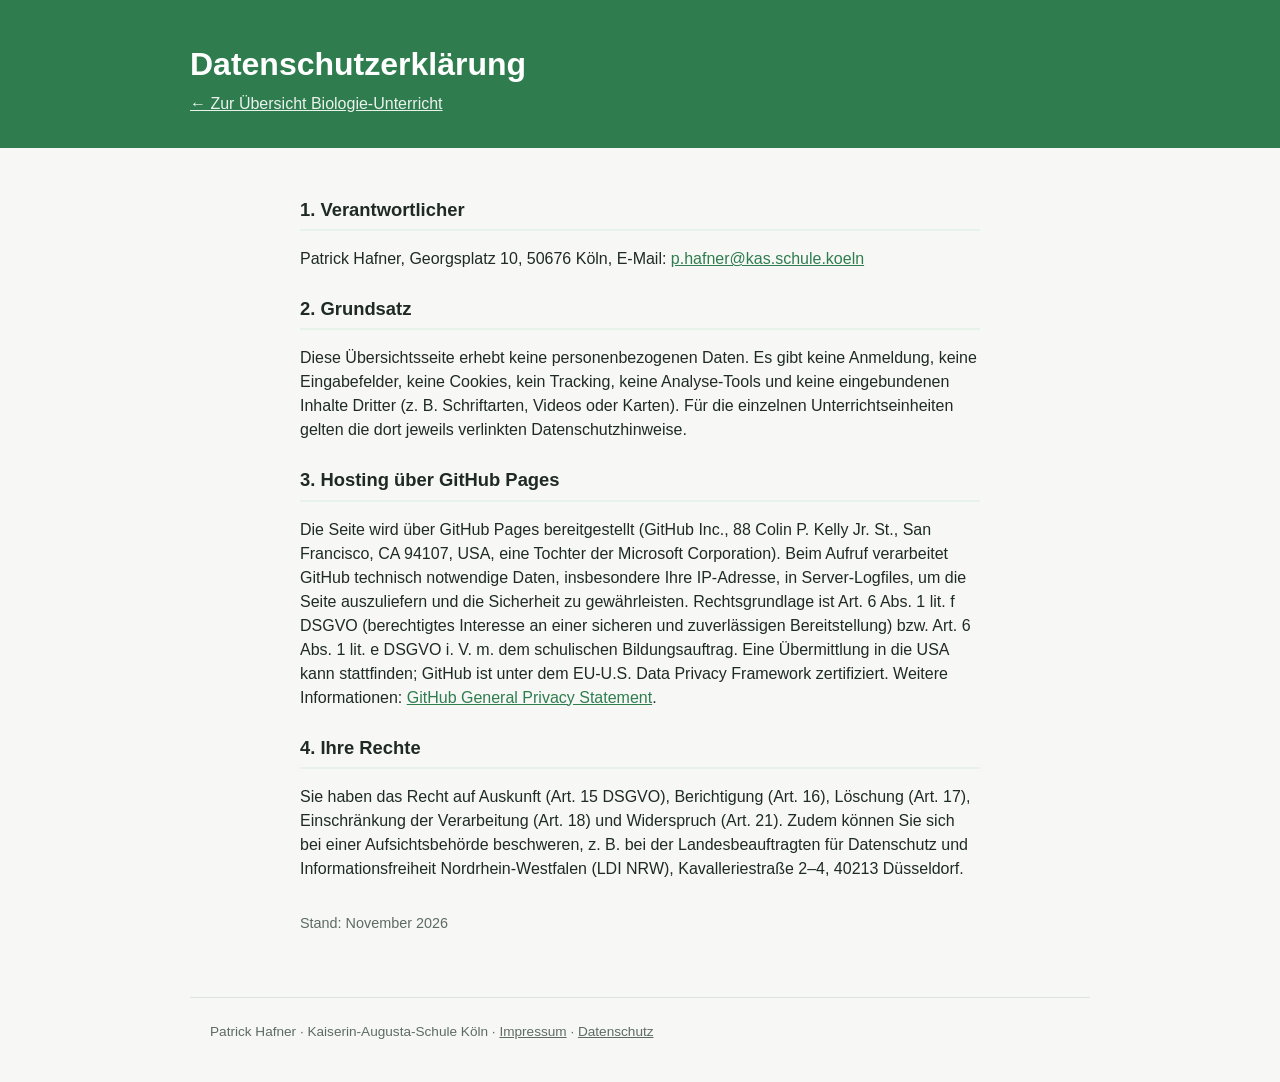
<file: datenschutz.html>
<!DOCTYPE html>
<html lang="de">
<head>
  <meta charset="utf-8">
  <meta name="viewport" content="width=device-width, initial-scale=1">
  <title>Datenschutzerklärung | Biologie-Unterricht</title>
  <link rel="stylesheet" href="style.css">
</head>
<body>
  <header>
    <div class="inhalt">
      <h1>Datenschutzerklärung</h1>
      <p><a class="zurueck" href="./">← Zur Übersicht Biologie-Unterricht</a></p>
    </div>
  </header>
  <main class="text">
    <h2>1. Verantwortlicher</h2>
    <p>Patrick Hafner, Georgsplatz 10, 50676 Köln, E-Mail: <a href="mailto:p.hafner@kas.schule.koeln">p.hafner@kas.schule.koeln</a></p>
    <h2>2. Grundsatz</h2>
    <p>Diese Übersichtsseite erhebt keine personenbezogenen Daten. Es gibt keine Anmeldung, keine Eingabefelder, keine Cookies, kein Tracking, keine Analyse-Tools und keine eingebundenen Inhalte Dritter (z. B. Schriftarten, Videos oder Karten). Für die einzelnen Unterrichtseinheiten gelten die dort jeweils verlinkten Datenschutzhinweise.</p>
    <h2>3. Hosting über GitHub Pages</h2>
    <p>Die Seite wird über GitHub Pages bereitgestellt (GitHub Inc., 88 Colin P. Kelly Jr. St., San Francisco, CA 94107, USA, eine Tochter der Microsoft Corporation). Beim Aufruf verarbeitet GitHub technisch notwendige Daten, insbesondere Ihre IP-Adresse, in Server-Logfiles, um die Seite auszuliefern und die Sicherheit zu gewährleisten. Rechtsgrundlage ist Art. 6 Abs. 1 lit. f DSGVO (berechtigtes Interesse an einer sicheren und zuverlässigen Bereitstellung) bzw. Art. 6 Abs. 1 lit. e DSGVO i. V. m. dem schulischen Bildungsauftrag. Eine Übermittlung in die USA kann stattfinden; GitHub ist unter dem EU-U.S. Data Privacy Framework zertifiziert. Weitere Informationen: <a href="https://docs.github.com/de/site-policy/privacy-policies/github-general-privacy-statement">GitHub General Privacy Statement</a>.</p>
    <h2>4. Ihre Rechte</h2>
    <p>Sie haben das Recht auf Auskunft (Art. 15 DSGVO), Berichtigung (Art. 16), Löschung (Art. 17), Einschränkung der Verarbeitung (Art. 18) und Widerspruch (Art. 21). Zudem können Sie sich bei einer Aufsichtsbehörde beschweren, z. B. bei der Landesbeauftragten für Datenschutz und Informationsfreiheit Nordrhein-Westfalen (LDI NRW), Kavalleriestraße 2–4, 40213 Düsseldorf.</p>
    <p class="stand">Stand: November 2026</p>
  </main>
  <footer>
    Patrick Hafner · Kaiserin-Augusta-Schule Köln · <a href="impressum.html">Impressum</a> · <a href="datenschutz.html">Datenschutz</a>
  </footer>
</body>
</html>
</file>
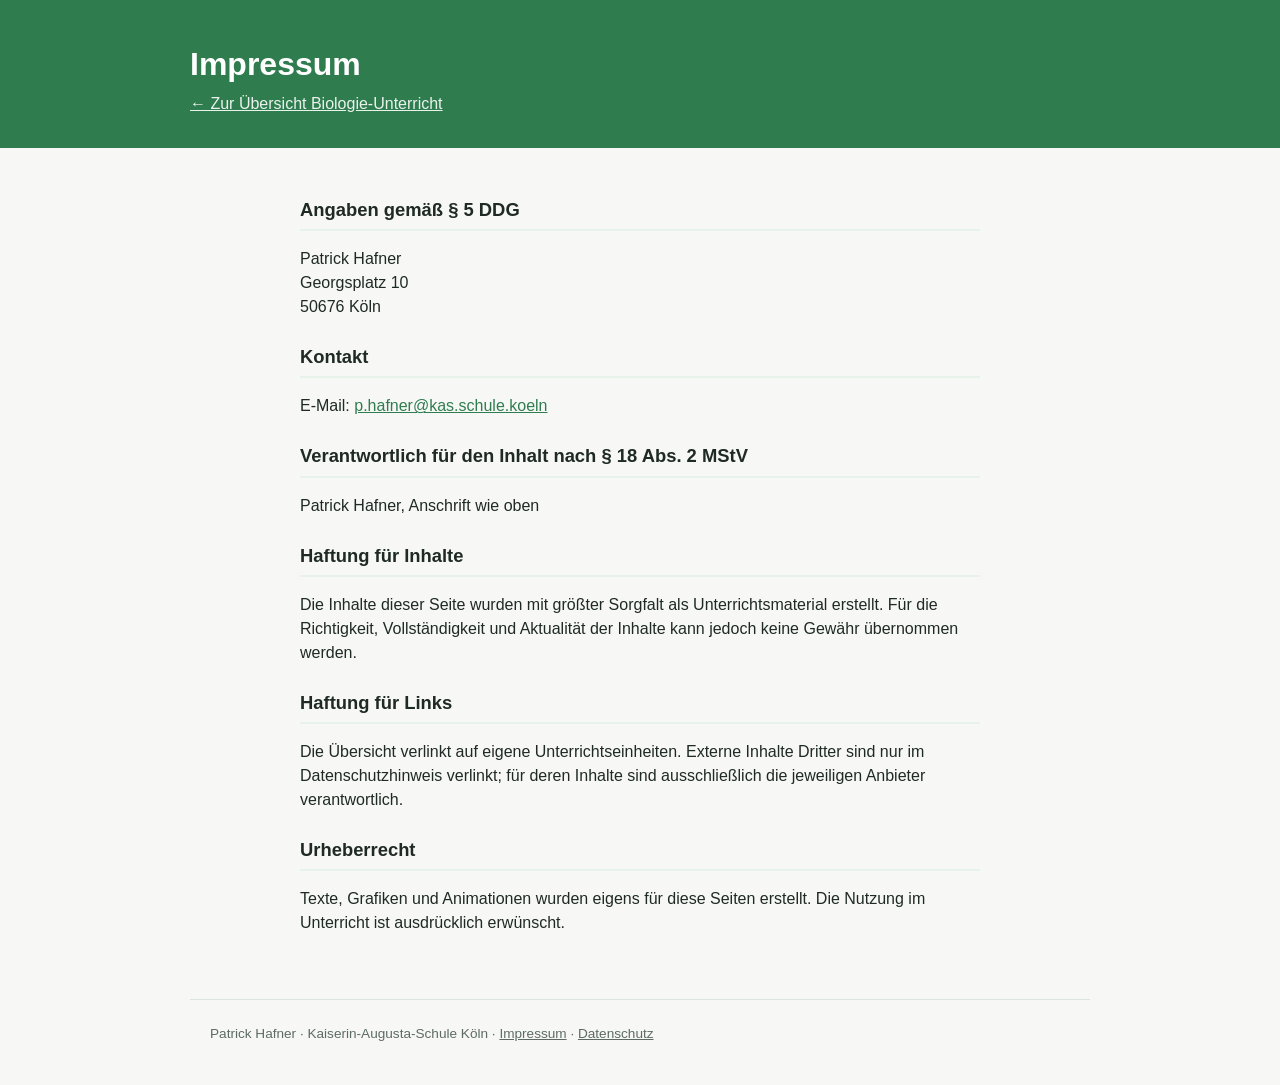
<file: impressum.html>
<!DOCTYPE html>
<html lang="de">
<head>
  <meta charset="utf-8">
  <meta name="viewport" content="width=device-width, initial-scale=1">
  <title>Impressum | Biologie-Unterricht</title>
  <link rel="stylesheet" href="style.css">
</head>
<body>
  <header>
    <div class="inhalt">
      <h1>Impressum</h1>
      <p><a class="zurueck" href="./">← Zur Übersicht Biologie-Unterricht</a></p>
    </div>
  </header>
  <main class="text">
    <h2>Angaben gemäß § 5 DDG</h2>
    <p>Patrick Hafner<br>Georgsplatz 10<br>50676 Köln</p>
    <h2>Kontakt</h2>
    <p>E-Mail: <a href="mailto:p.hafner@kas.schule.koeln">p.hafner@kas.schule.koeln</a></p>
    <h2>Verantwortlich für den Inhalt nach § 18 Abs. 2 MStV</h2>
    <p>Patrick Hafner, Anschrift wie oben</p>
    <h2>Haftung für Inhalte</h2>
    <p>Die Inhalte dieser Seite wurden mit größter Sorgfalt als Unterrichtsmaterial erstellt. Für die Richtigkeit, Vollständigkeit und Aktualität der Inhalte kann jedoch keine Gewähr übernommen werden.</p>
    <h2>Haftung für Links</h2>
    <p>Die Übersicht verlinkt auf eigene Unterrichtseinheiten. Externe Inhalte Dritter sind nur im Datenschutzhinweis verlinkt; für deren Inhalte sind ausschließlich die jeweiligen Anbieter verantwortlich.</p>
    <h2>Urheberrecht</h2>
    <p>Texte, Grafiken und Animationen wurden eigens für diese Seiten erstellt. Die Nutzung im Unterricht ist ausdrücklich erwünscht.</p>
  </main>
  <footer>
    Patrick Hafner · Kaiserin-Augusta-Schule Köln · <a href="impressum.html">Impressum</a> · <a href="datenschutz.html">Datenschutz</a>
  </footer>
</body>
</html>
</file>
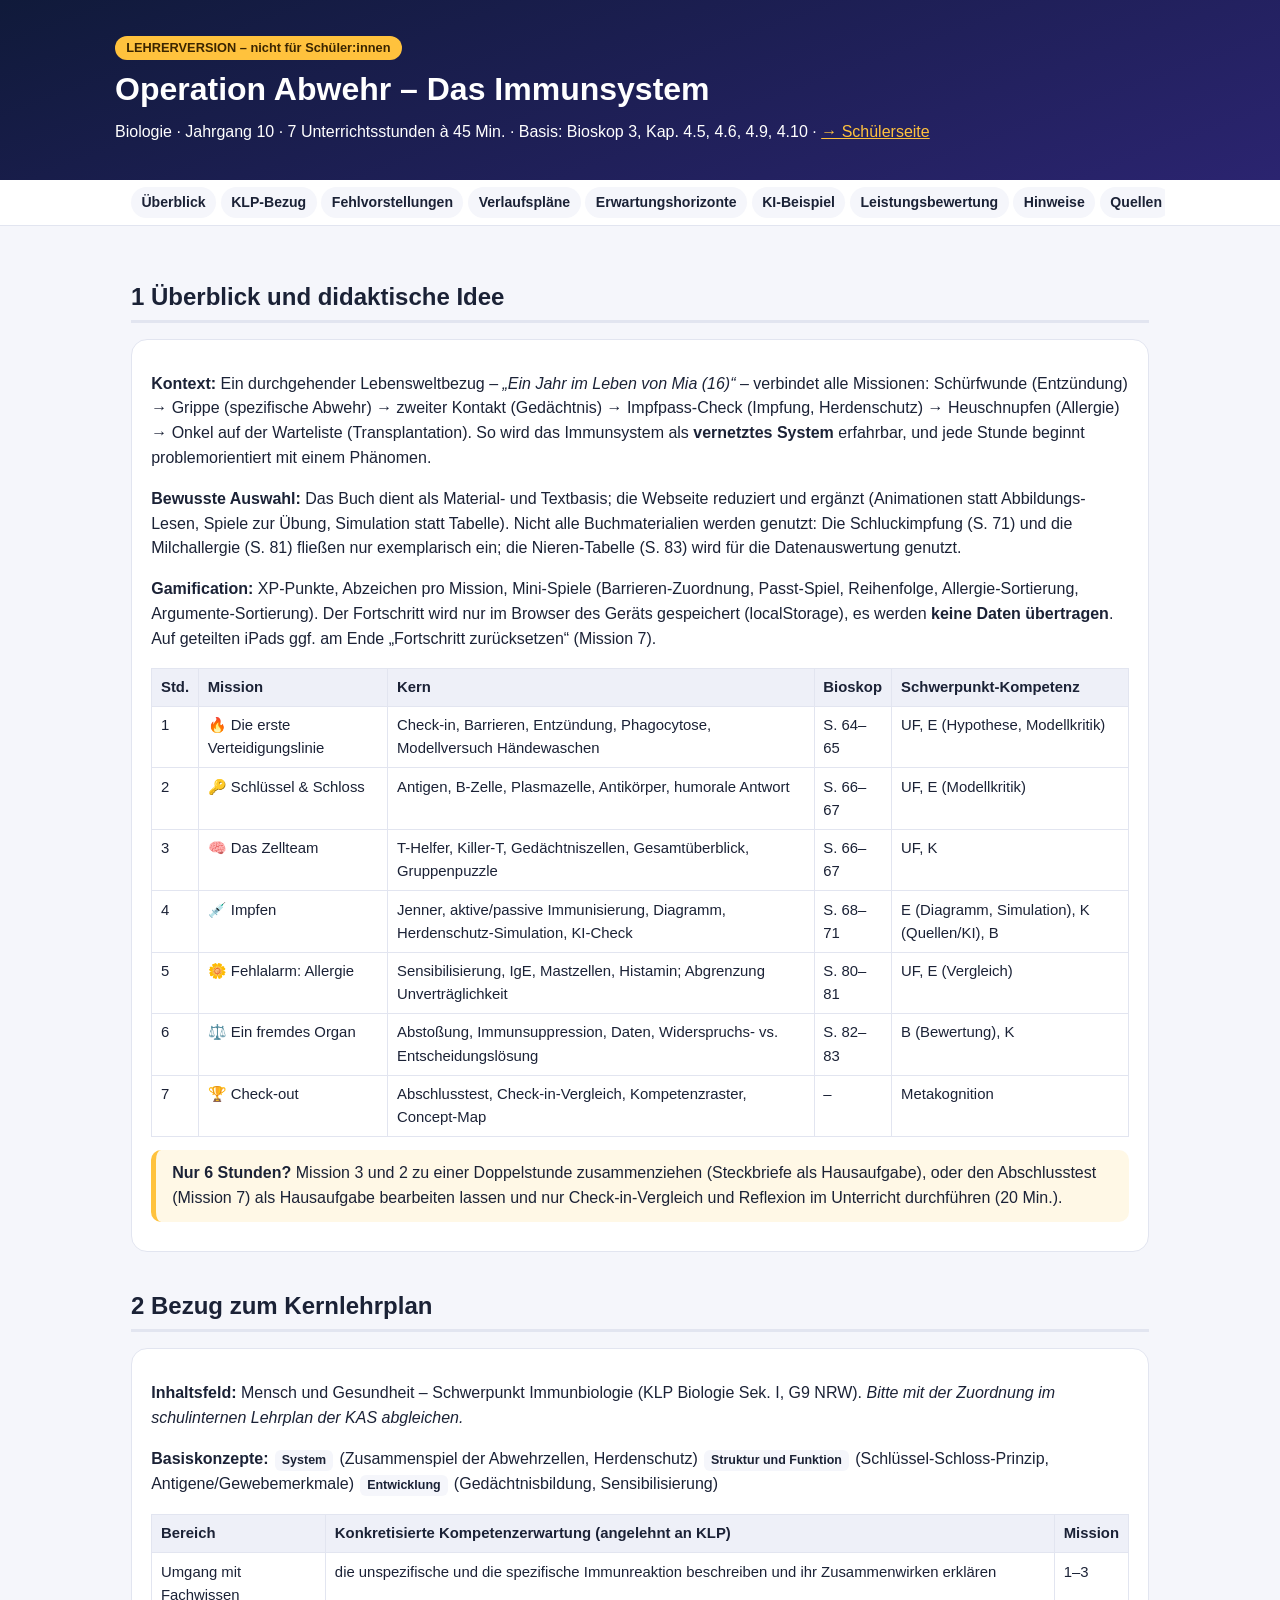
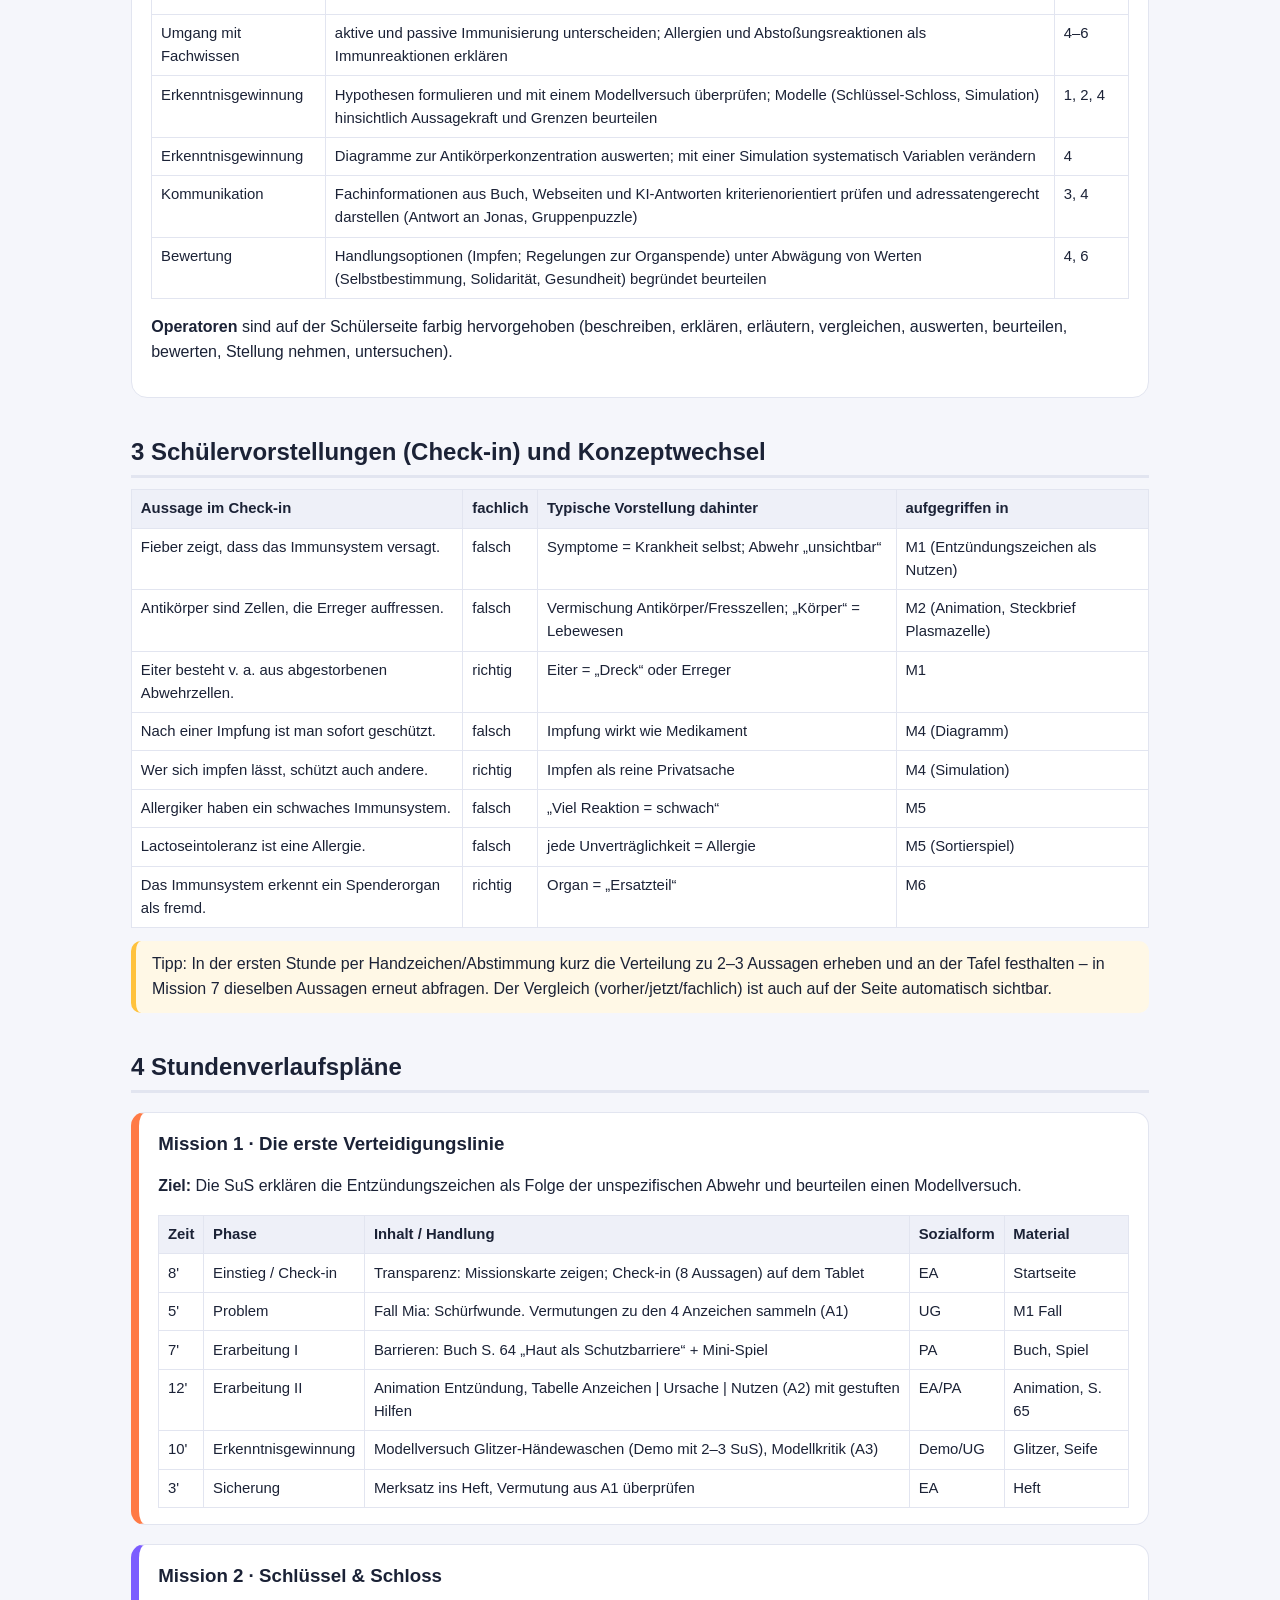
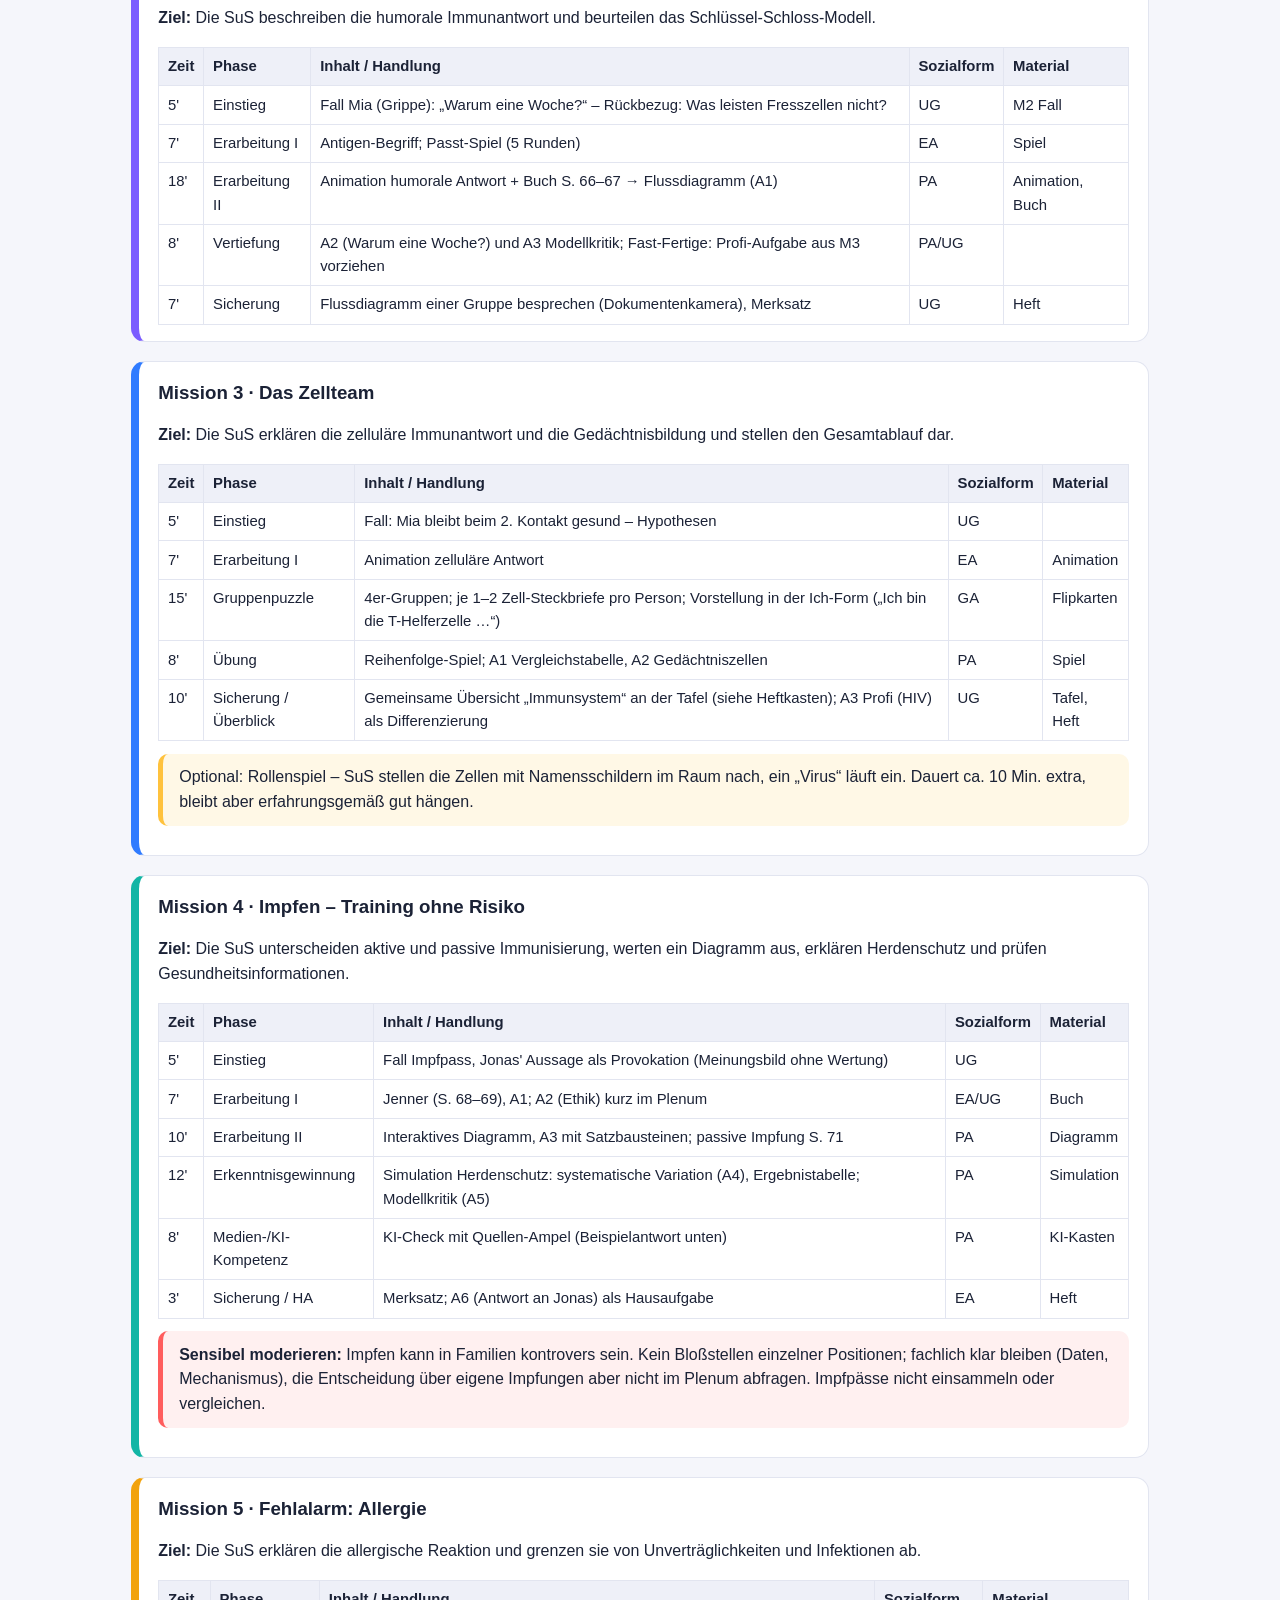
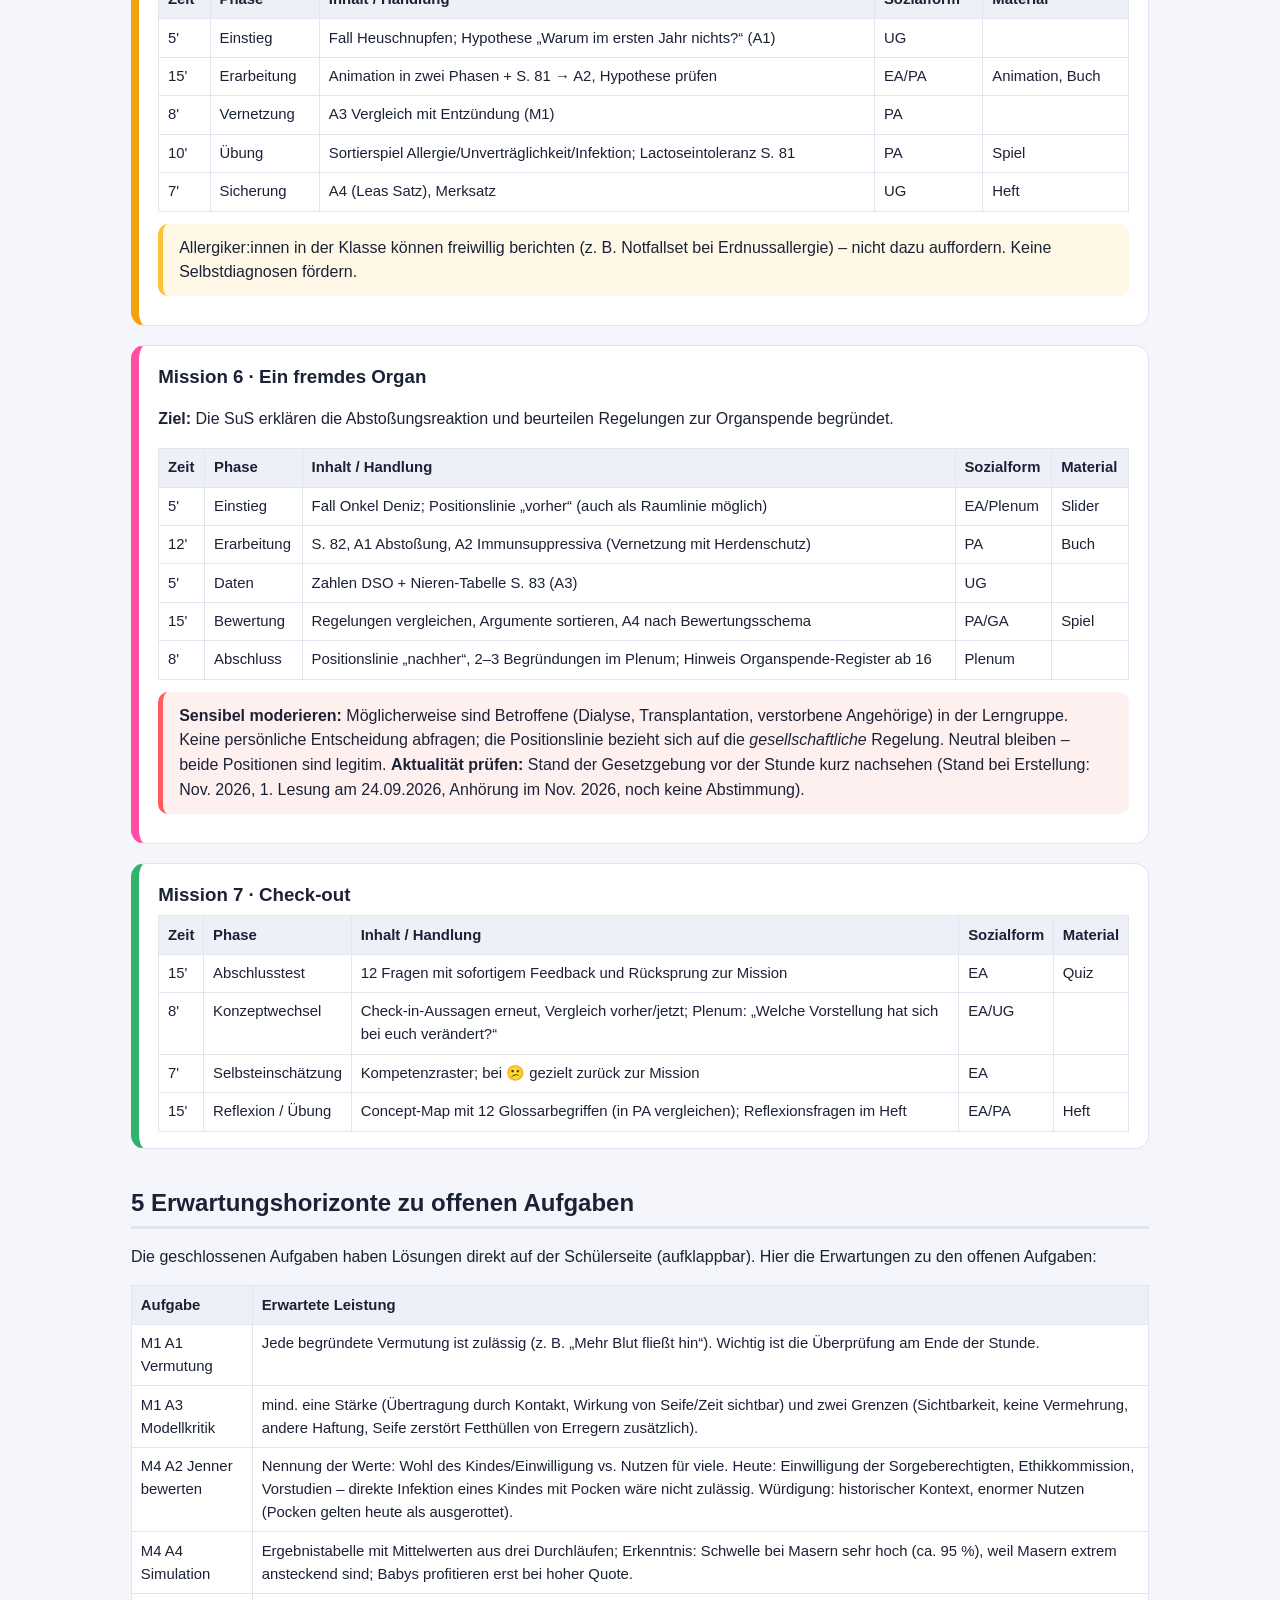
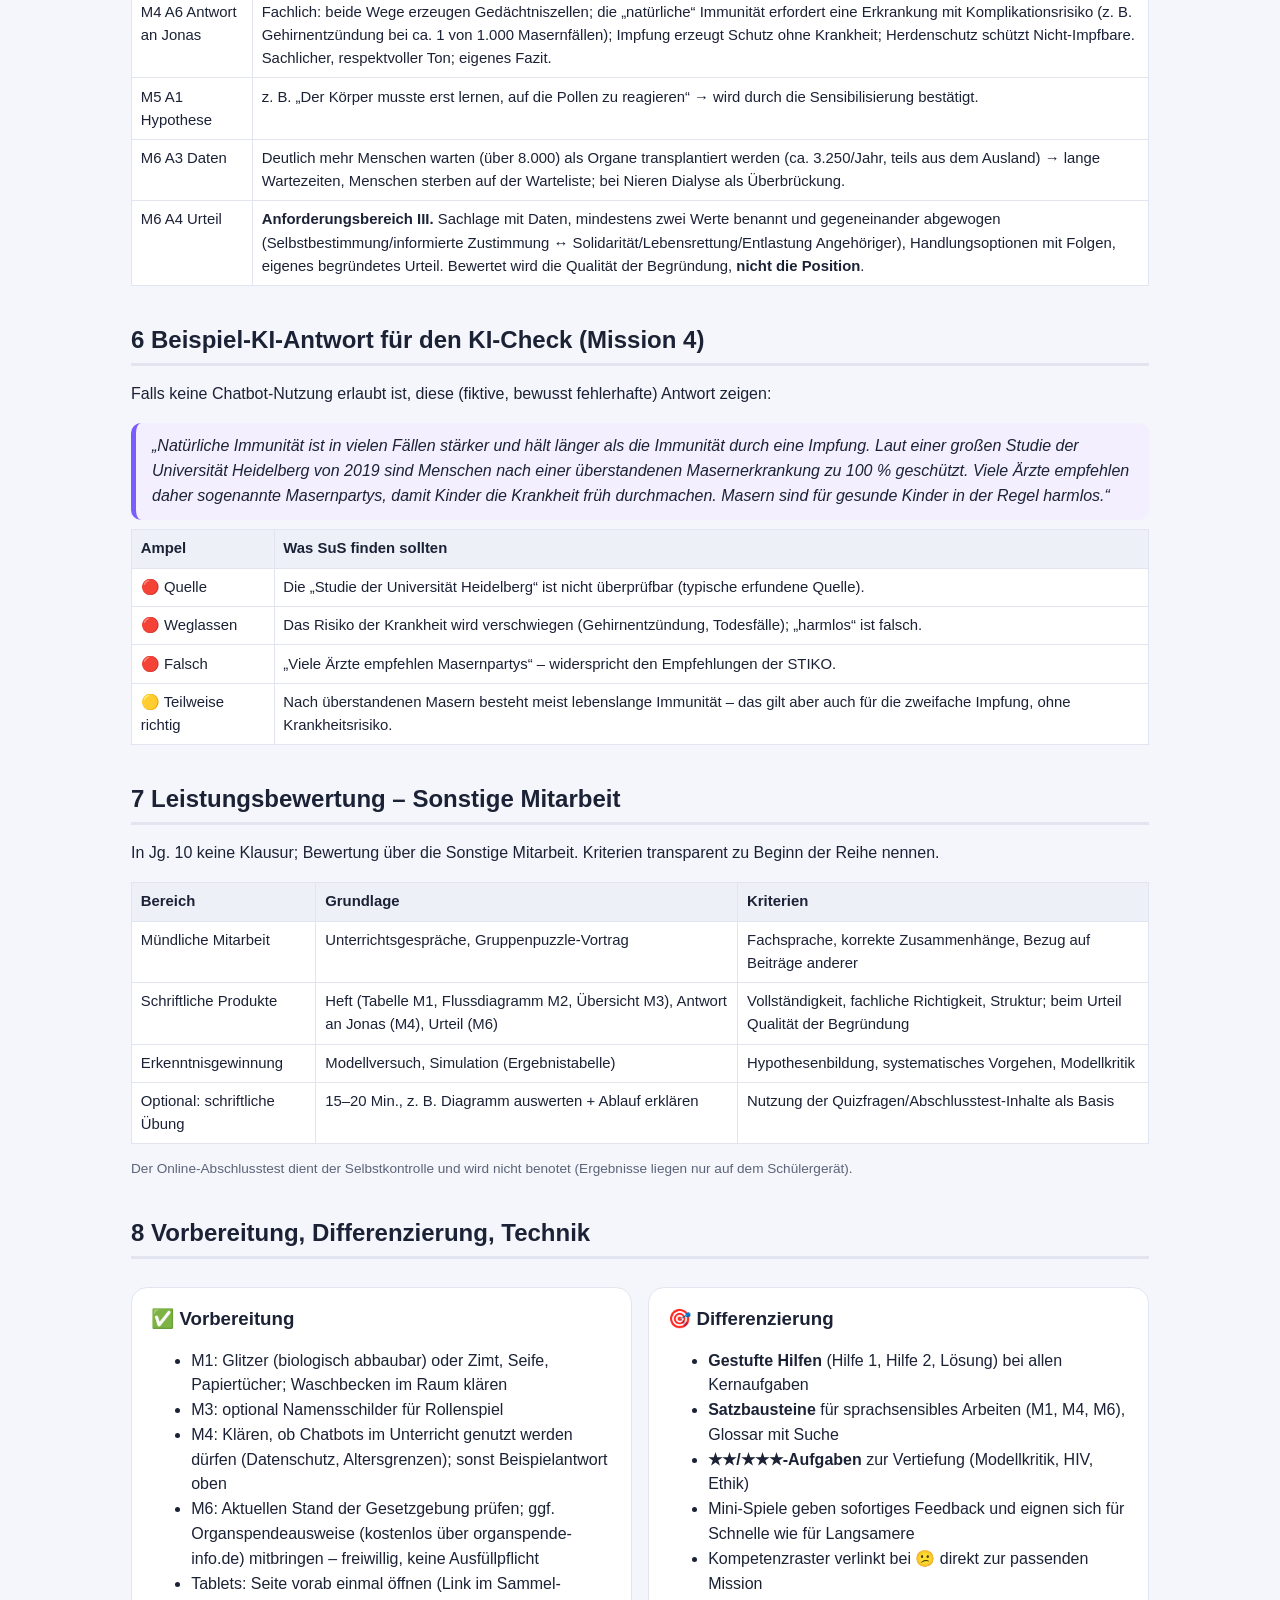
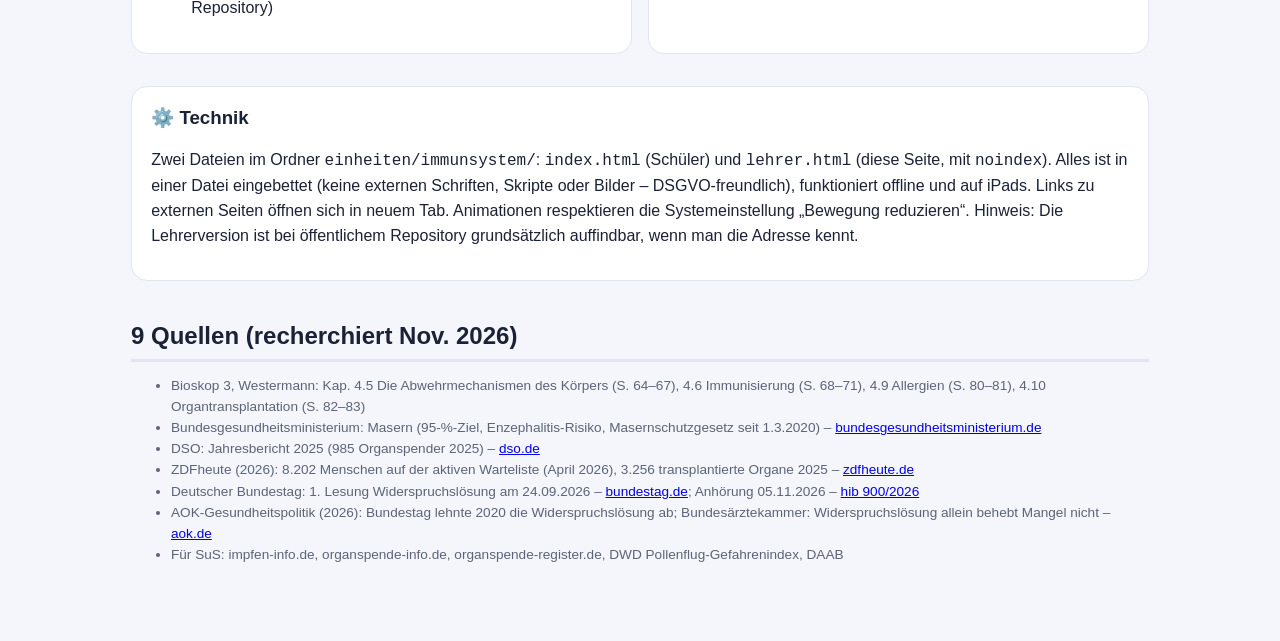
<file: einheiten/immunsystem/lehrer.html>
<!DOCTYPE html>
<html lang="de">
<head>
<meta charset="utf-8">
<meta name="viewport" content="width=device-width, initial-scale=1">
<meta name="robots" content="noindex">
<title>Lehrerversion · Operation Abwehr · Immunsystem Jg. 10</title>
<style>
:root{--navy:#101a3a;--ink:#1b2236;--grau:#5b6478;--bg:#f5f6fb;--rand:#e2e5f0;--gelb:#ffc23d;--gruen:#2fb36d;--koralle:#ff5d5d;--violett:#7b5cff;--blau:#2f7bff;
--m1:#ff7a45;--m2:#7b5cff;--m3:#2f7bff;--m4:#12b5a5;--m5:#f2a20c;--m6:#ff4fa3;--m7:#2fb36d}
*{box-sizing:border-box}
body{margin:0;font-family:-apple-system,BlinkMacSystemFont,"Segoe UI",Roboto,Helvetica,Arial,sans-serif;color:var(--ink);background:var(--bg);line-height:1.55;font-size:16px}
header{background:linear-gradient(160deg,var(--navy),#2b2470);color:#fff;padding:2.2rem 1.2rem}
header .i,main{max-width:1050px;margin:0 auto}
header h1{margin:.3rem 0;font-size:2rem}
.chip{display:inline-block;background:var(--gelb);color:#3a2500;font-weight:800;border-radius:999px;padding:.15rem .7rem;font-size:.8rem}
nav{position:sticky;top:0;background:#fff;border-bottom:1px solid var(--rand);z-index:5}
nav .i{max-width:1050px;margin:0 auto;display:flex;gap:.3rem;overflow-x:auto;padding:.45rem 1rem}
nav a{flex:none;text-decoration:none;color:var(--ink);font-weight:700;font-size:.88rem;padding:.3rem .65rem;border-radius:999px;background:var(--bg)}
main{padding:1rem 1rem 4rem}
h2{margin:2.2rem 0 .7rem;padding-bottom:.3rem;border-bottom:3px solid var(--rand)}
h3{margin:1.4rem 0 .4rem}
.karte{background:#fff;border:1px solid var(--rand);border-radius:16px;padding:1rem 1.2rem;margin:1rem 0}
table{border-collapse:collapse;width:100%;font-size:.93rem;background:#fff}
th,td{border:1px solid var(--rand);padding:.45rem .55rem;text-align:left;vertical-align:top}
th{background:#eef0f8}
.m{border-left:8px solid;border-radius:14px;background:#fff;padding:1rem 1.2rem;margin:1.2rem 0;border-top:1px solid var(--rand);border-right:1px solid var(--rand);border-bottom:1px solid var(--rand)}
.m h3{margin-top:0}
.tag{display:inline-block;font-size:.78rem;font-weight:800;border-radius:6px;padding:.05rem .45rem;margin:.1rem;background:var(--bg)}
.hinweis{background:#fff8e6;border-left:5px solid var(--gelb);padding:.7rem 1rem;border-radius:10px;margin:.8rem 0}
.warn{background:#fff0f0;border-left:5px solid var(--koralle);padding:.7rem 1rem;border-radius:10px;margin:.8rem 0}
.zwei{display:grid;grid-template-columns:1fr 1fr;gap:1rem}
@media(max-width:760px){.zwei{grid-template-columns:1fr}}
.quelle{font-size:.85rem;color:var(--grau)}
blockquote{margin:.6rem 0;padding:.7rem 1rem;background:#f3efff;border-radius:10px;border-left:5px solid var(--violett);font-style:italic}
@media print{nav{display:none}.m,.karte{break-inside:avoid}body{background:#fff}}
</style>
</head>
<body>
<header><div class="i">
  <span class="chip">LEHRERVERSION – nicht für Schüler:innen</span>
  <h1>Operation Abwehr – Das Immunsystem</h1>
  <div>Biologie · Jahrgang 10 · 7 Unterrichtsstunden à 45 Min. · Basis: Bioskop 3, Kap. 4.5, 4.6, 4.9, 4.10 · <a href="index.html" style="color:var(--gelb)">→ Schülerseite</a></div>
</div></header>
<nav><div class="i">
  <a href="#ueberblick">Überblick</a><a href="#kompetenzen">KLP-Bezug</a><a href="#fehl">Fehlvorstellungen</a><a href="#verlauf">Verlaufspläne</a><a href="#ewh">Erwartungshorizonte</a><a href="#ki">KI-Beispiel</a><a href="#somi">Leistungsbewertung</a><a href="#hinweise">Hinweise</a><a href="#quellen">Quellen</a>
</div></nav>
<main>

<h2 id="ueberblick">1 Überblick und didaktische Idee</h2>
<div class="karte">
  <p><b>Kontext:</b> Ein durchgehender Lebensweltbezug – <i>„Ein Jahr im Leben von Mia (16)“</i> – verbindet alle Missionen: Schürfwunde (Entzündung) → Grippe (spezifische Abwehr) → zweiter Kontakt (Gedächtnis) → Impfpass-Check (Impfung, Herdenschutz) → Heuschnupfen (Allergie) → Onkel auf der Warteliste (Transplantation). So wird das Immunsystem als <b>vernetztes System</b> erfahrbar, und jede Stunde beginnt problemorientiert mit einem Phänomen.</p>
  <p><b>Bewusste Auswahl:</b> Das Buch dient als Material- und Textbasis; die Webseite reduziert und ergänzt (Animationen statt Abbildungs-Lesen, Spiele zur Übung, Simulation statt Tabelle). Nicht alle Buchmaterialien werden genutzt: Die Schluckimpfung (S. 71) und die Milchallergie (S. 81) fließen nur exemplarisch ein; die Nieren-Tabelle (S. 83) wird für die Datenauswertung genutzt.</p>
  <p><b>Gamification:</b> XP-Punkte, Abzeichen pro Mission, Mini-Spiele (Barrieren-Zuordnung, Passt-Spiel, Reihenfolge, Allergie-Sortierung, Argumente-Sortierung). Der Fortschritt wird nur im Browser des Geräts gespeichert (localStorage), es werden <b>keine Daten übertragen</b>. Auf geteilten iPads ggf. am Ende „Fortschritt zurücksetzen“ (Mission 7).</p>
  <table>
    <tr><th>Std.</th><th>Mission</th><th>Kern</th><th>Bioskop</th><th>Schwerpunkt-Kompetenz</th></tr>
    <tr><td>1</td><td>🔥 Die erste Verteidigungslinie</td><td>Check-in, Barrieren, Entzündung, Phagocytose, Modellversuch Händewaschen</td><td>S. 64–65</td><td>UF, E (Hypothese, Modellkritik)</td></tr>
    <tr><td>2</td><td>🔑 Schlüssel &amp; Schloss</td><td>Antigen, B-Zelle, Plasmazelle, Antikörper, humorale Antwort</td><td>S. 66–67</td><td>UF, E (Modellkritik)</td></tr>
    <tr><td>3</td><td>🧠 Das Zellteam</td><td>T-Helfer, Killer-T, Gedächtniszellen, Gesamtüberblick, Gruppenpuzzle</td><td>S. 66–67</td><td>UF, K</td></tr>
    <tr><td>4</td><td>💉 Impfen</td><td>Jenner, aktive/passive Immunisierung, Diagramm, Herdenschutz-Simulation, KI-Check</td><td>S. 68–71</td><td>E (Diagramm, Simulation), K (Quellen/KI), B</td></tr>
    <tr><td>5</td><td>🌼 Fehlalarm: Allergie</td><td>Sensibilisierung, IgE, Mastzellen, Histamin; Abgrenzung Unverträglichkeit</td><td>S. 80–81</td><td>UF, E (Vergleich)</td></tr>
    <tr><td>6</td><td>⚖️ Ein fremdes Organ</td><td>Abstoßung, Immunsuppression, Daten, Widerspruchs- vs. Entscheidungslösung</td><td>S. 82–83</td><td>B (Bewertung), K</td></tr>
    <tr><td>7</td><td>🏆 Check-out</td><td>Abschlusstest, Check-in-Vergleich, Kompetenzraster, Concept-Map</td><td>–</td><td>Metakognition</td></tr>
  </table>
  <div class="hinweis"><b>Nur 6 Stunden?</b> Mission 3 und 2 zu einer Doppelstunde zusammenziehen (Steckbriefe als Hausaufgabe), oder den Abschlusstest (Mission 7) als Hausaufgabe bearbeiten lassen und nur Check-in-Vergleich und Reflexion im Unterricht durchführen (20 Min.).</div>
</div>

<h2 id="kompetenzen">2 Bezug zum Kernlehrplan</h2>
<div class="karte">
  <p><b>Inhaltsfeld:</b> Mensch und Gesundheit – Schwerpunkt Immunbiologie (KLP Biologie Sek. I, G9 NRW). <i>Bitte mit der Zuordnung im schulinternen Lehrplan der KAS abgleichen.</i></p>
  <p><b>Basiskonzepte:</b> <span class="tag">System</span> (Zusammenspiel der Abwehrzellen, Herdenschutz) <span class="tag">Struktur und Funktion</span> (Schlüssel-Schloss-Prinzip, Antigene/Gewebemerkmale) <span class="tag">Entwicklung</span> (Gedächtnisbildung, Sensibilisierung)</p>
  <table>
    <tr><th>Bereich</th><th>Konkretisierte Kompetenzerwartung (angelehnt an KLP)</th><th>Mission</th></tr>
    <tr><td>Umgang mit Fachwissen</td><td>die unspezifische und die spezifische Immunreaktion beschreiben und ihr Zusammenwirken erklären</td><td>1–3</td></tr>
    <tr><td>Umgang mit Fachwissen</td><td>aktive und passive Immunisierung unterscheiden; Allergien und Abstoßungsreaktionen als Immunreaktionen erklären</td><td>4–6</td></tr>
    <tr><td>Erkenntnisgewinnung</td><td>Hypothesen formulieren und mit einem Modellversuch überprüfen; Modelle (Schlüssel-Schloss, Simulation) hinsichtlich Aussagekraft und Grenzen beurteilen</td><td>1, 2, 4</td></tr>
    <tr><td>Erkenntnisgewinnung</td><td>Diagramme zur Antikörperkonzentration auswerten; mit einer Simulation systematisch Variablen verändern</td><td>4</td></tr>
    <tr><td>Kommunikation</td><td>Fachinformationen aus Buch, Webseiten und KI-Antworten kriterienorientiert prüfen und adressatengerecht darstellen (Antwort an Jonas, Gruppenpuzzle)</td><td>3, 4</td></tr>
    <tr><td>Bewertung</td><td>Handlungsoptionen (Impfen; Regelungen zur Organspende) unter Abwägung von Werten (Selbstbestimmung, Solidarität, Gesundheit) begründet beurteilen</td><td>4, 6</td></tr>
  </table>
  <p><b>Operatoren</b> sind auf der Schülerseite farbig hervorgehoben (beschreiben, erklären, erläutern, vergleichen, auswerten, beurteilen, bewerten, Stellung nehmen, untersuchen).</p>
</div>

<h2 id="fehl">3 Schülervorstellungen (Check-in) und Konzeptwechsel</h2>
<table>
  <tr><th>Aussage im Check-in</th><th>fachlich</th><th>Typische Vorstellung dahinter</th><th>aufgegriffen in</th></tr>
  <tr><td>Fieber zeigt, dass das Immunsystem versagt.</td><td>falsch</td><td>Symptome = Krankheit selbst; Abwehr „unsichtbar“</td><td>M1 (Entzündungszeichen als Nutzen)</td></tr>
  <tr><td>Antikörper sind Zellen, die Erreger auffressen.</td><td>falsch</td><td>Vermischung Antikörper/Fresszellen; „Körper“ = Lebewesen</td><td>M2 (Animation, Steckbrief Plasmazelle)</td></tr>
  <tr><td>Eiter besteht v. a. aus abgestorbenen Abwehrzellen.</td><td>richtig</td><td>Eiter = „Dreck“ oder Erreger</td><td>M1</td></tr>
  <tr><td>Nach einer Impfung ist man sofort geschützt.</td><td>falsch</td><td>Impfung wirkt wie Medikament</td><td>M4 (Diagramm)</td></tr>
  <tr><td>Wer sich impfen lässt, schützt auch andere.</td><td>richtig</td><td>Impfen als reine Privatsache</td><td>M4 (Simulation)</td></tr>
  <tr><td>Allergiker haben ein schwaches Immunsystem.</td><td>falsch</td><td>„Viel Reaktion = schwach“</td><td>M5</td></tr>
  <tr><td>Lactoseintoleranz ist eine Allergie.</td><td>falsch</td><td>jede Unverträglichkeit = Allergie</td><td>M5 (Sortierspiel)</td></tr>
  <tr><td>Das Immunsystem erkennt ein Spenderorgan als fremd.</td><td>richtig</td><td>Organ = „Ersatzteil“</td><td>M6</td></tr>
</table>
<div class="hinweis">Tipp: In der ersten Stunde per Handzeichen/Abstimmung kurz die Verteilung zu 2–3 Aussagen erheben und an der Tafel festhalten – in Mission 7 dieselben Aussagen erneut abfragen. Der Vergleich (vorher/jetzt/fachlich) ist auch auf der Seite automatisch sichtbar.</div>

<h2 id="verlauf">4 Stundenverlaufspläne</h2>

<div class="m" style="border-left-color:var(--m1)">
<h3>Mission 1 · Die erste Verteidigungslinie</h3>
<p><b>Ziel:</b> Die SuS erklären die Entzündungszeichen als Folge der unspezifischen Abwehr und beurteilen einen Modellversuch.</p>
<table><tr><th>Zeit</th><th>Phase</th><th>Inhalt / Handlung</th><th>Sozialform</th><th>Material</th></tr>
<tr><td>8'</td><td>Einstieg / Check-in</td><td>Transparenz: Missionskarte zeigen; Check-in (8 Aussagen) auf dem Tablet</td><td>EA</td><td>Startseite</td></tr>
<tr><td>5'</td><td>Problem</td><td>Fall Mia: Schürfwunde. Vermutungen zu den 4 Anzeichen sammeln (A1)</td><td>UG</td><td>M1 Fall</td></tr>
<tr><td>7'</td><td>Erarbeitung I</td><td>Barrieren: Buch S. 64 „Haut als Schutzbarriere“ + Mini-Spiel</td><td>PA</td><td>Buch, Spiel</td></tr>
<tr><td>12'</td><td>Erarbeitung II</td><td>Animation Entzündung, Tabelle Anzeichen | Ursache | Nutzen (A2) mit gestuften Hilfen</td><td>EA/PA</td><td>Animation, S. 65</td></tr>
<tr><td>10'</td><td>Erkenntnisgewinnung</td><td>Modellversuch Glitzer-Händewaschen (Demo mit 2–3 SuS), Modellkritik (A3)</td><td>Demo/UG</td><td>Glitzer, Seife</td></tr>
<tr><td>3'</td><td>Sicherung</td><td>Merksatz ins Heft, Vermutung aus A1 überprüfen</td><td>EA</td><td>Heft</td></tr></table>
</div>

<div class="m" style="border-left-color:var(--m2)">
<h3>Mission 2 · Schlüssel &amp; Schloss</h3>
<p><b>Ziel:</b> Die SuS beschreiben die humorale Immunantwort und beurteilen das Schlüssel-Schloss-Modell.</p>
<table><tr><th>Zeit</th><th>Phase</th><th>Inhalt / Handlung</th><th>Sozialform</th><th>Material</th></tr>
<tr><td>5'</td><td>Einstieg</td><td>Fall Mia (Grippe): „Warum eine Woche?“ – Rückbezug: Was leisten Fresszellen nicht?</td><td>UG</td><td>M2 Fall</td></tr>
<tr><td>7'</td><td>Erarbeitung I</td><td>Antigen-Begriff; Passt-Spiel (5 Runden)</td><td>EA</td><td>Spiel</td></tr>
<tr><td>18'</td><td>Erarbeitung II</td><td>Animation humorale Antwort + Buch S. 66–67 → Flussdiagramm (A1)</td><td>PA</td><td>Animation, Buch</td></tr>
<tr><td>8'</td><td>Vertiefung</td><td>A2 (Warum eine Woche?) und A3 Modellkritik; Fast-Fertige: Profi-Aufgabe aus M3 vorziehen</td><td>PA/UG</td><td></td></tr>
<tr><td>7'</td><td>Sicherung</td><td>Flussdiagramm einer Gruppe besprechen (Dokumentenkamera), Merksatz</td><td>UG</td><td>Heft</td></tr></table>
</div>

<div class="m" style="border-left-color:var(--m3)">
<h3>Mission 3 · Das Zellteam</h3>
<p><b>Ziel:</b> Die SuS erklären die zelluläre Immunantwort und die Gedächtnisbildung und stellen den Gesamtablauf dar.</p>
<table><tr><th>Zeit</th><th>Phase</th><th>Inhalt / Handlung</th><th>Sozialform</th><th>Material</th></tr>
<tr><td>5'</td><td>Einstieg</td><td>Fall: Mia bleibt beim 2. Kontakt gesund – Hypothesen</td><td>UG</td><td></td></tr>
<tr><td>7'</td><td>Erarbeitung I</td><td>Animation zelluläre Antwort</td><td>EA</td><td>Animation</td></tr>
<tr><td>15'</td><td>Gruppenpuzzle</td><td>4er-Gruppen; je 1–2 Zell-Steckbriefe pro Person; Vorstellung in der Ich-Form („Ich bin die T-Helferzelle …“)</td><td>GA</td><td>Flipkarten</td></tr>
<tr><td>8'</td><td>Übung</td><td>Reihenfolge-Spiel; A1 Vergleichstabelle, A2 Gedächtniszellen</td><td>PA</td><td>Spiel</td></tr>
<tr><td>10'</td><td>Sicherung / Überblick</td><td>Gemeinsame Übersicht „Immunsystem“ an der Tafel (siehe Heftkasten); A3 Profi (HIV) als Differenzierung</td><td>UG</td><td>Tafel, Heft</td></tr></table>
<div class="hinweis">Optional: Rollenspiel – SuS stellen die Zellen mit Namensschildern im Raum nach, ein „Virus“ läuft ein. Dauert ca. 10 Min. extra, bleibt aber erfahrungsgemäß gut hängen.</div>
</div>

<div class="m" style="border-left-color:var(--m4)">
<h3>Mission 4 · Impfen – Training ohne Risiko</h3>
<p><b>Ziel:</b> Die SuS unterscheiden aktive und passive Immunisierung, werten ein Diagramm aus, erklären Herdenschutz und prüfen Gesundheitsinformationen.</p>
<table><tr><th>Zeit</th><th>Phase</th><th>Inhalt / Handlung</th><th>Sozialform</th><th>Material</th></tr>
<tr><td>5'</td><td>Einstieg</td><td>Fall Impfpass, Jonas' Aussage als Provokation (Meinungsbild ohne Wertung)</td><td>UG</td><td></td></tr>
<tr><td>7'</td><td>Erarbeitung I</td><td>Jenner (S. 68–69), A1; A2 (Ethik) kurz im Plenum</td><td>EA/UG</td><td>Buch</td></tr>
<tr><td>10'</td><td>Erarbeitung II</td><td>Interaktives Diagramm, A3 mit Satzbausteinen; passive Impfung S. 71</td><td>PA</td><td>Diagramm</td></tr>
<tr><td>12'</td><td>Erkenntnisgewinnung</td><td>Simulation Herdenschutz: systematische Variation (A4), Ergebnistabelle; Modellkritik (A5)</td><td>PA</td><td>Simulation</td></tr>
<tr><td>8'</td><td>Medien-/KI-Kompetenz</td><td>KI-Check mit Quellen-Ampel (Beispielantwort unten)</td><td>PA</td><td>KI-Kasten</td></tr>
<tr><td>3'</td><td>Sicherung / HA</td><td>Merksatz; A6 (Antwort an Jonas) als Hausaufgabe</td><td>EA</td><td>Heft</td></tr></table>
<div class="warn"><b>Sensibel moderieren:</b> Impfen kann in Familien kontrovers sein. Kein Bloßstellen einzelner Positionen; fachlich klar bleiben (Daten, Mechanismus), die Entscheidung über eigene Impfungen aber nicht im Plenum abfragen. Impfpässe nicht einsammeln oder vergleichen.</div>
</div>

<div class="m" style="border-left-color:var(--m5)">
<h3>Mission 5 · Fehlalarm: Allergie</h3>
<p><b>Ziel:</b> Die SuS erklären die allergische Reaktion und grenzen sie von Unverträglichkeiten und Infektionen ab.</p>
<table><tr><th>Zeit</th><th>Phase</th><th>Inhalt / Handlung</th><th>Sozialform</th><th>Material</th></tr>
<tr><td>5'</td><td>Einstieg</td><td>Fall Heuschnupfen; Hypothese „Warum im ersten Jahr nichts?“ (A1)</td><td>UG</td><td></td></tr>
<tr><td>15'</td><td>Erarbeitung</td><td>Animation in zwei Phasen + S. 81 → A2, Hypothese prüfen</td><td>EA/PA</td><td>Animation, Buch</td></tr>
<tr><td>8'</td><td>Vernetzung</td><td>A3 Vergleich mit Entzündung (M1)</td><td>PA</td><td></td></tr>
<tr><td>10'</td><td>Übung</td><td>Sortierspiel Allergie/Unverträglichkeit/Infektion; Lactoseintoleranz S. 81</td><td>PA</td><td>Spiel</td></tr>
<tr><td>7'</td><td>Sicherung</td><td>A4 (Leas Satz), Merksatz</td><td>UG</td><td>Heft</td></tr></table>
<div class="hinweis">Allergiker:innen in der Klasse können freiwillig berichten (z. B. Notfallset bei Erdnussallergie) – nicht dazu auffordern. Keine Selbstdiagnosen fördern.</div>
</div>

<div class="m" style="border-left-color:var(--m6)">
<h3>Mission 6 · Ein fremdes Organ</h3>
<p><b>Ziel:</b> Die SuS erklären die Abstoßungsreaktion und beurteilen Regelungen zur Organspende begründet.</p>
<table><tr><th>Zeit</th><th>Phase</th><th>Inhalt / Handlung</th><th>Sozialform</th><th>Material</th></tr>
<tr><td>5'</td><td>Einstieg</td><td>Fall Onkel Deniz; Positionslinie „vorher“ (auch als Raumlinie möglich)</td><td>EA/Plenum</td><td>Slider</td></tr>
<tr><td>12'</td><td>Erarbeitung</td><td>S. 82, A1 Abstoßung, A2 Immunsuppressiva (Vernetzung mit Herdenschutz)</td><td>PA</td><td>Buch</td></tr>
<tr><td>5'</td><td>Daten</td><td>Zahlen DSO + Nieren-Tabelle S. 83 (A3)</td><td>UG</td><td></td></tr>
<tr><td>15'</td><td>Bewertung</td><td>Regelungen vergleichen, Argumente sortieren, A4 nach Bewertungsschema</td><td>PA/GA</td><td>Spiel</td></tr>
<tr><td>8'</td><td>Abschluss</td><td>Positionslinie „nachher“, 2–3 Begründungen im Plenum; Hinweis Organspende-Register ab 16</td><td>Plenum</td><td></td></tr></table>
<div class="warn"><b>Sensibel moderieren:</b> Möglicherweise sind Betroffene (Dialyse, Transplantation, verstorbene Angehörige) in der Lerngruppe. Keine persönliche Entscheidung abfragen; die Positionslinie bezieht sich auf die <i>gesellschaftliche</i> Regelung. Neutral bleiben – beide Positionen sind legitim. <b>Aktualität prüfen:</b> Stand der Gesetzgebung vor der Stunde kurz nachsehen (Stand bei Erstellung: Nov. 2026, 1. Lesung am 24.09.2026, Anhörung im Nov. 2026, noch keine Abstimmung).</div>
</div>

<div class="m" style="border-left-color:var(--m7)">
<h3>Mission 7 · Check-out</h3>
<table><tr><th>Zeit</th><th>Phase</th><th>Inhalt / Handlung</th><th>Sozialform</th><th>Material</th></tr>
<tr><td>15'</td><td>Abschlusstest</td><td>12 Fragen mit sofortigem Feedback und Rücksprung zur Mission</td><td>EA</td><td>Quiz</td></tr>
<tr><td>8'</td><td>Konzeptwechsel</td><td>Check-in-Aussagen erneut, Vergleich vorher/jetzt; Plenum: „Welche Vorstellung hat sich bei euch verändert?“</td><td>EA/UG</td><td></td></tr>
<tr><td>7'</td><td>Selbsteinschätzung</td><td>Kompetenzraster; bei 😕 gezielt zurück zur Mission</td><td>EA</td><td></td></tr>
<tr><td>15'</td><td>Reflexion / Übung</td><td>Concept-Map mit 12 Glossarbegriffen (in PA vergleichen); Reflexionsfragen im Heft</td><td>EA/PA</td><td>Heft</td></tr></table>
</div>

<h2 id="ewh">5 Erwartungshorizonte zu offenen Aufgaben</h2>
<p>Die geschlossenen Aufgaben haben Lösungen direkt auf der Schülerseite (aufklappbar). Hier die Erwartungen zu den offenen Aufgaben:</p>
<table>
<tr><th>Aufgabe</th><th>Erwartete Leistung</th></tr>
<tr><td>M1 A1 Vermutung</td><td>Jede begründete Vermutung ist zulässig (z. B. „Mehr Blut fließt hin“). Wichtig ist die Überprüfung am Ende der Stunde.</td></tr>
<tr><td>M1 A3 Modellkritik</td><td>mind. eine Stärke (Übertragung durch Kontakt, Wirkung von Seife/Zeit sichtbar) und zwei Grenzen (Sichtbarkeit, keine Vermehrung, andere Haftung, Seife zerstört Fetthüllen von Erregern zusätzlich).</td></tr>
<tr><td>M4 A2 Jenner bewerten</td><td>Nennung der Werte: Wohl des Kindes/Einwilligung vs. Nutzen für viele. Heute: Einwilligung der Sorgeberechtigten, Ethikkommission, Vorstudien – direkte Infektion eines Kindes mit Pocken wäre nicht zulässig. Würdigung: historischer Kontext, enormer Nutzen (Pocken gelten heute als ausgerottet).</td></tr>
<tr><td>M4 A4 Simulation</td><td>Ergebnistabelle mit Mittelwerten aus drei Durchläufen; Erkenntnis: Schwelle bei Masern sehr hoch (ca. 95 %), weil Masern extrem ansteckend sind; Babys profitieren erst bei hoher Quote.</td></tr>
<tr><td>M4 A6 Antwort an Jonas</td><td>Fachlich: beide Wege erzeugen Gedächtniszellen; die „natürliche“ Immunität erfordert eine Erkrankung mit Komplikationsrisiko (z. B. Gehirnentzündung bei ca. 1 von 1.000 Masernfällen); Impfung erzeugt Schutz ohne Krankheit; Herdenschutz schützt Nicht-Impfbare. Sachlicher, respektvoller Ton; eigenes Fazit.</td></tr>
<tr><td>M5 A1 Hypothese</td><td>z. B. „Der Körper musste erst lernen, auf die Pollen zu reagieren“ → wird durch die Sensibilisierung bestätigt.</td></tr>
<tr><td>M6 A3 Daten</td><td>Deutlich mehr Menschen warten (über 8.000) als Organe transplantiert werden (ca. 3.250/Jahr, teils aus dem Ausland) → lange Wartezeiten, Menschen sterben auf der Warteliste; bei Nieren Dialyse als Überbrückung.</td></tr>
<tr><td>M6 A4 Urteil</td><td><b>Anforderungsbereich III.</b> Sachlage mit Daten, mindestens zwei Werte benannt und gegeneinander abgewogen (Selbstbestimmung/informierte Zustimmung ↔ Solidarität/Lebensrettung/Entlastung Angehöriger), Handlungsoptionen mit Folgen, eigenes begründetes Urteil. Bewertet wird die Qualität der Begründung, <b>nicht die Position</b>.</td></tr>
</table>

<h2 id="ki">6 Beispiel-KI-Antwort für den KI-Check (Mission 4)</h2>
<p>Falls keine Chatbot-Nutzung erlaubt ist, diese (fiktive, bewusst fehlerhafte) Antwort zeigen:</p>
<blockquote>„Natürliche Immunität ist in vielen Fällen stärker und hält länger als die Immunität durch eine Impfung. Laut einer großen Studie der Universität Heidelberg von 2019 sind Menschen nach einer überstandenen Masernerkrankung zu 100 % geschützt. Viele Ärzte empfehlen daher sogenannte Masernpartys, damit Kinder die Krankheit früh durchmachen. Masern sind für gesunde Kinder in der Regel harmlos.“</blockquote>
<table>
<tr><th>Ampel</th><th>Was SuS finden sollten</th></tr>
<tr><td>🔴 Quelle</td><td>Die „Studie der Universität Heidelberg“ ist nicht überprüfbar (typische erfundene Quelle).</td></tr>
<tr><td>🔴 Weglassen</td><td>Das Risiko der Krankheit wird verschwiegen (Gehirnentzündung, Todesfälle); „harmlos“ ist falsch.</td></tr>
<tr><td>🔴 Falsch</td><td>„Viele Ärzte empfehlen Masernpartys“ – widerspricht den Empfehlungen der STIKO.</td></tr>
<tr><td>🟡 Teilweise richtig</td><td>Nach überstandenen Masern besteht meist lebenslange Immunität – das gilt aber auch für die zweifache Impfung, ohne Krankheitsrisiko.</td></tr>
</table>

<h2 id="somi">7 Leistungsbewertung – Sonstige Mitarbeit</h2>
<p>In Jg. 10 keine Klausur; Bewertung über die Sonstige Mitarbeit. Kriterien transparent zu Beginn der Reihe nennen.</p>
<table>
<tr><th>Bereich</th><th>Grundlage</th><th>Kriterien</th></tr>
<tr><td>Mündliche Mitarbeit</td><td>Unterrichtsgespräche, Gruppenpuzzle-Vortrag</td><td>Fachsprache, korrekte Zusammenhänge, Bezug auf Beiträge anderer</td></tr>
<tr><td>Schriftliche Produkte</td><td>Heft (Tabelle M1, Flussdiagramm M2, Übersicht M3), Antwort an Jonas (M4), Urteil (M6)</td><td>Vollständigkeit, fachliche Richtigkeit, Struktur; beim Urteil Qualität der Begründung</td></tr>
<tr><td>Erkenntnisgewinnung</td><td>Modellversuch, Simulation (Ergebnistabelle)</td><td>Hypothesenbildung, systematisches Vorgehen, Modellkritik</td></tr>
<tr><td>Optional: schriftliche Übung</td><td>15–20 Min., z. B. Diagramm auswerten + Ablauf erklären</td><td>Nutzung der Quizfragen/Abschlusstest-Inhalte als Basis</td></tr>
</table>
<p class="quelle">Der Online-Abschlusstest dient der Selbstkontrolle und wird nicht benotet (Ergebnisse liegen nur auf dem Schülergerät).</p>

<h2 id="hinweise">8 Vorbereitung, Differenzierung, Technik</h2>
<div class="zwei">
<div class="karte"><h3 style="margin-top:0">✅ Vorbereitung</h3><ul>
<li>M1: Glitzer (biologisch abbaubar) oder Zimt, Seife, Papiertücher; Waschbecken im Raum klären</li>
<li>M3: optional Namensschilder für Rollenspiel</li>
<li>M4: Klären, ob Chatbots im Unterricht genutzt werden dürfen (Datenschutz, Altersgrenzen); sonst Beispielantwort oben</li>
<li>M6: Aktuellen Stand der Gesetzgebung prüfen; ggf. Organspendeausweise (kostenlos über organspende-info.de) mitbringen – freiwillig, keine Ausfüllpflicht</li>
<li>Tablets: Seite vorab einmal öffnen (Link im Sammel-Repository)</li></ul></div>
<div class="karte"><h3 style="margin-top:0">🎯 Differenzierung</h3><ul>
<li><b>Gestufte Hilfen</b> (Hilfe 1, Hilfe 2, Lösung) bei allen Kernaufgaben</li>
<li><b>Satzbausteine</b> für sprachsensibles Arbeiten (M1, M4, M6), Glossar mit Suche</li>
<li><b>★★/★★★-Aufgaben</b> zur Vertiefung (Modellkritik, HIV, Ethik)</li>
<li>Mini-Spiele geben sofortiges Feedback und eignen sich für Schnelle wie für Langsamere</li>
<li>Kompetenzraster verlinkt bei 😕 direkt zur passenden Mission</li></ul></div>
</div>
<div class="karte"><h3 style="margin-top:0">⚙️ Technik</h3>
<p>Zwei Dateien im Ordner <code>einheiten/immunsystem/</code>: <code>index.html</code> (Schüler) und <code>lehrer.html</code> (diese Seite, mit <code>noindex</code>). Alles ist in einer Datei eingebettet (keine externen Schriften, Skripte oder Bilder – DSGVO-freundlich), funktioniert offline und auf iPads. Links zu externen Seiten öffnen sich in neuem Tab. Animationen respektieren die Systemeinstellung „Bewegung reduzieren“. Hinweis: Die Lehrerversion ist bei öffentlichem Repository grundsätzlich auffindbar, wenn man die Adresse kennt.</p></div>

<h2 id="quellen">9 Quellen (recherchiert Nov. 2026)</h2>
<ul class="quelle">
<li>Bioskop 3, Westermann: Kap. 4.5 Die Abwehrmechanismen des Körpers (S. 64–67), 4.6 Immunisierung (S. 68–71), 4.9 Allergien (S. 80–81), 4.10 Organtransplantation (S. 82–83)</li>
<li>Bundesgesundheitsministerium: Masern (95-%-Ziel, Enzephalitis-Risiko, Masernschutzgesetz seit 1.3.2020) – <a href="https://www.bundesgesundheitsministerium.de/service/begriffe-von-a-z/m/masern.html">bundesgesundheitsministerium.de</a></li>
<li>DSO: Jahresbericht 2025 (985 Organspender 2025) – <a href="https://dso.de/SiteCollectionDocuments/DSO-Jahresbericht_2025.pdf">dso.de</a></li>
<li>ZDFheute (2026): 8.202 Menschen auf der aktiven Warteliste (April 2026), 3.256 transplantierte Organe 2025 – <a href="https://www.zdfheute.de/politik/deutschland/organspende-reform-widerspruchsloesung-gesetz-bundestag-100.html">zdfheute.de</a></li>
<li>Deutscher Bundestag: 1. Lesung Widerspruchslösung am 24.09.2026 – <a href="https://www.bundestag.de/dokumente/textarchiv/2026/kw39-de-transplantationsgesetz-1211264">bundestag.de</a>; Anhörung 05.11.2026 – <a href="https://www.bundestag.de/1231306">hib 900/2026</a></li>
<li>AOK-Gesundheitspolitik (2026): Bundestag lehnte 2020 die Widerspruchslösung ab; Bundesärztekammer: Widerspruchslösung allein behebt Mangel nicht – <a href="https://www.aok.de/pp/gg/update/widerspruchsloesung-organspende">aok.de</a></li>
<li>Für SuS: impfen-info.de, organspende-info.de, organspende-register.de, DWD Pollenflug-Gefahrenindex, DAAB</li>
</ul>
</main>
</body>
</html>
</file>
<file: style.css>
:root {
  --akzent: #2f7d4f;
  --akzent-hell: #e6f2ea;
  --text: #1f2a24;
  --grau: #5d6b63;
  --hintergrund: #f7f8f6;
  --karte: #ffffff;
  --rand: #dde3df;
}

* { box-sizing: border-box; }

body {
  margin: 0;
  font-family: -apple-system, BlinkMacSystemFont, "Segoe UI", Roboto, Helvetica, Arial, sans-serif;
  color: var(--text);
  background: var(--hintergrund);
  line-height: 1.5;
}

header {
  background: var(--akzent);
  color: #fff;
  padding: 2.5rem 1.25rem 2rem;
}

header .inhalt, main, footer { max-width: 900px; margin: 0 auto; }

header h1 { margin: 0 0 .25rem; font-size: 2rem; }
header p { margin: 0; opacity: .9; }

main { padding: 1.5rem 1.25rem 3rem; }

h2 {
  font-size: 1.15rem;
  margin: 2rem 0 .75rem;
  padding-bottom: .35rem;
  border-bottom: 2px solid var(--akzent-hell);
}

.raster {
  display: grid;
  grid-template-columns: repeat(auto-fill, minmax(260px, 1fr));
  gap: 1rem;
}

.karte {
  display: block;
  background: var(--karte);
  border: 1px solid var(--rand);
  border-radius: 12px;
  padding: 1.1rem 1.2rem;
  text-decoration: none;
  color: inherit;
  transition: transform .15s ease, box-shadow .15s ease, border-color .15s ease;
}

.karte:hover, .karte:focus-visible {
  transform: translateY(-2px);
  box-shadow: 0 6px 18px rgba(0,0,0,.08);
  border-color: var(--akzent);
  outline: none;
}

.karte .stufe {
  display: inline-block;
  font-size: .8rem;
  font-weight: 600;
  color: var(--akzent);
  background: var(--akzent-hell);
  border-radius: 999px;
  padding: .1rem .6rem;
  margin-bottom: .5rem;
}

.karte h3 { margin: 0 0 .3rem; font-size: 1.1rem; }
.karte p { margin: 0; color: var(--grau); font-size: .95rem; }

.leer { color: var(--grau); font-style: italic; }

footer {
  padding: 1.5rem 1.25rem 2.5rem;
  color: var(--grau);
  font-size: .85rem;
  border-top: 1px solid var(--rand);
}

footer a { color: var(--grau); }
header a.zurueck { color: #fff; }
.text { max-width: 720px; }
.text h2 { margin-top: 1.5rem; }
.text a { color: var(--akzent); }
.stand { color: var(--grau); font-size: .9rem; margin-top: 2rem; }
</file>
